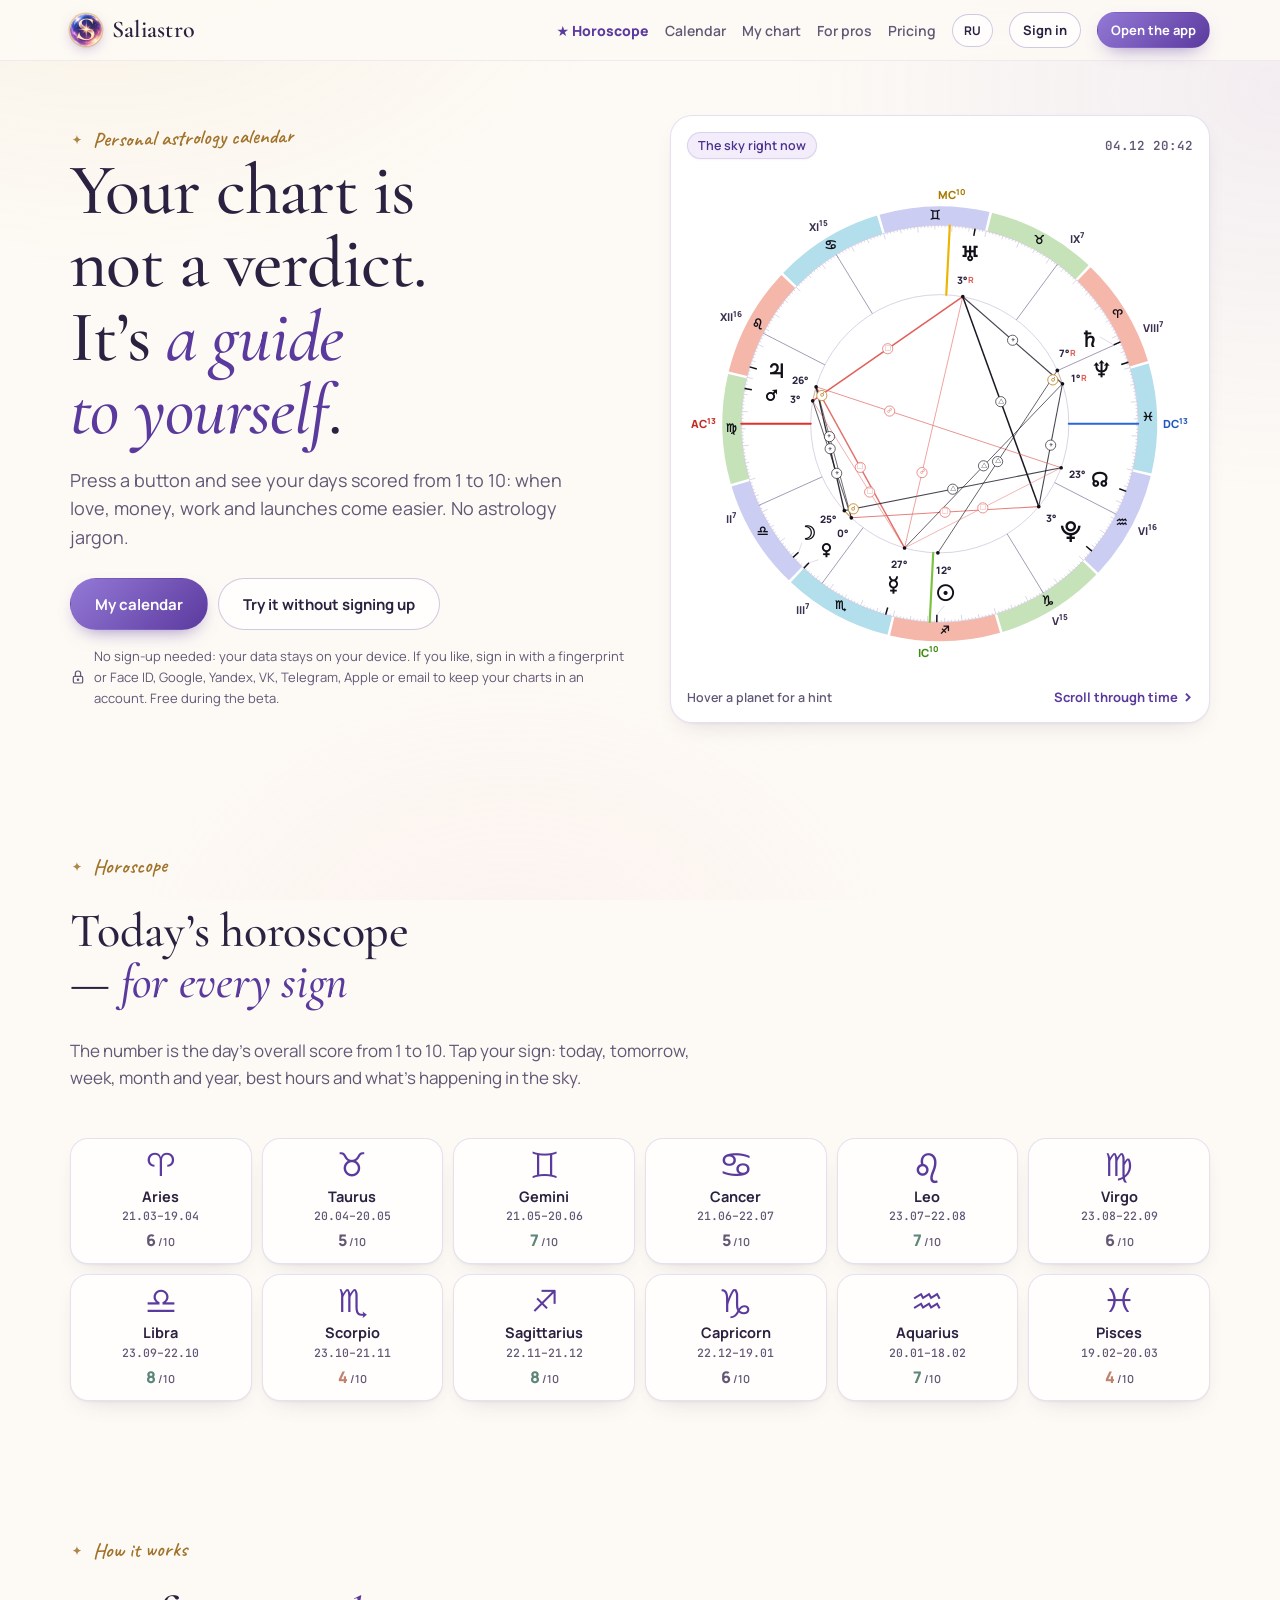
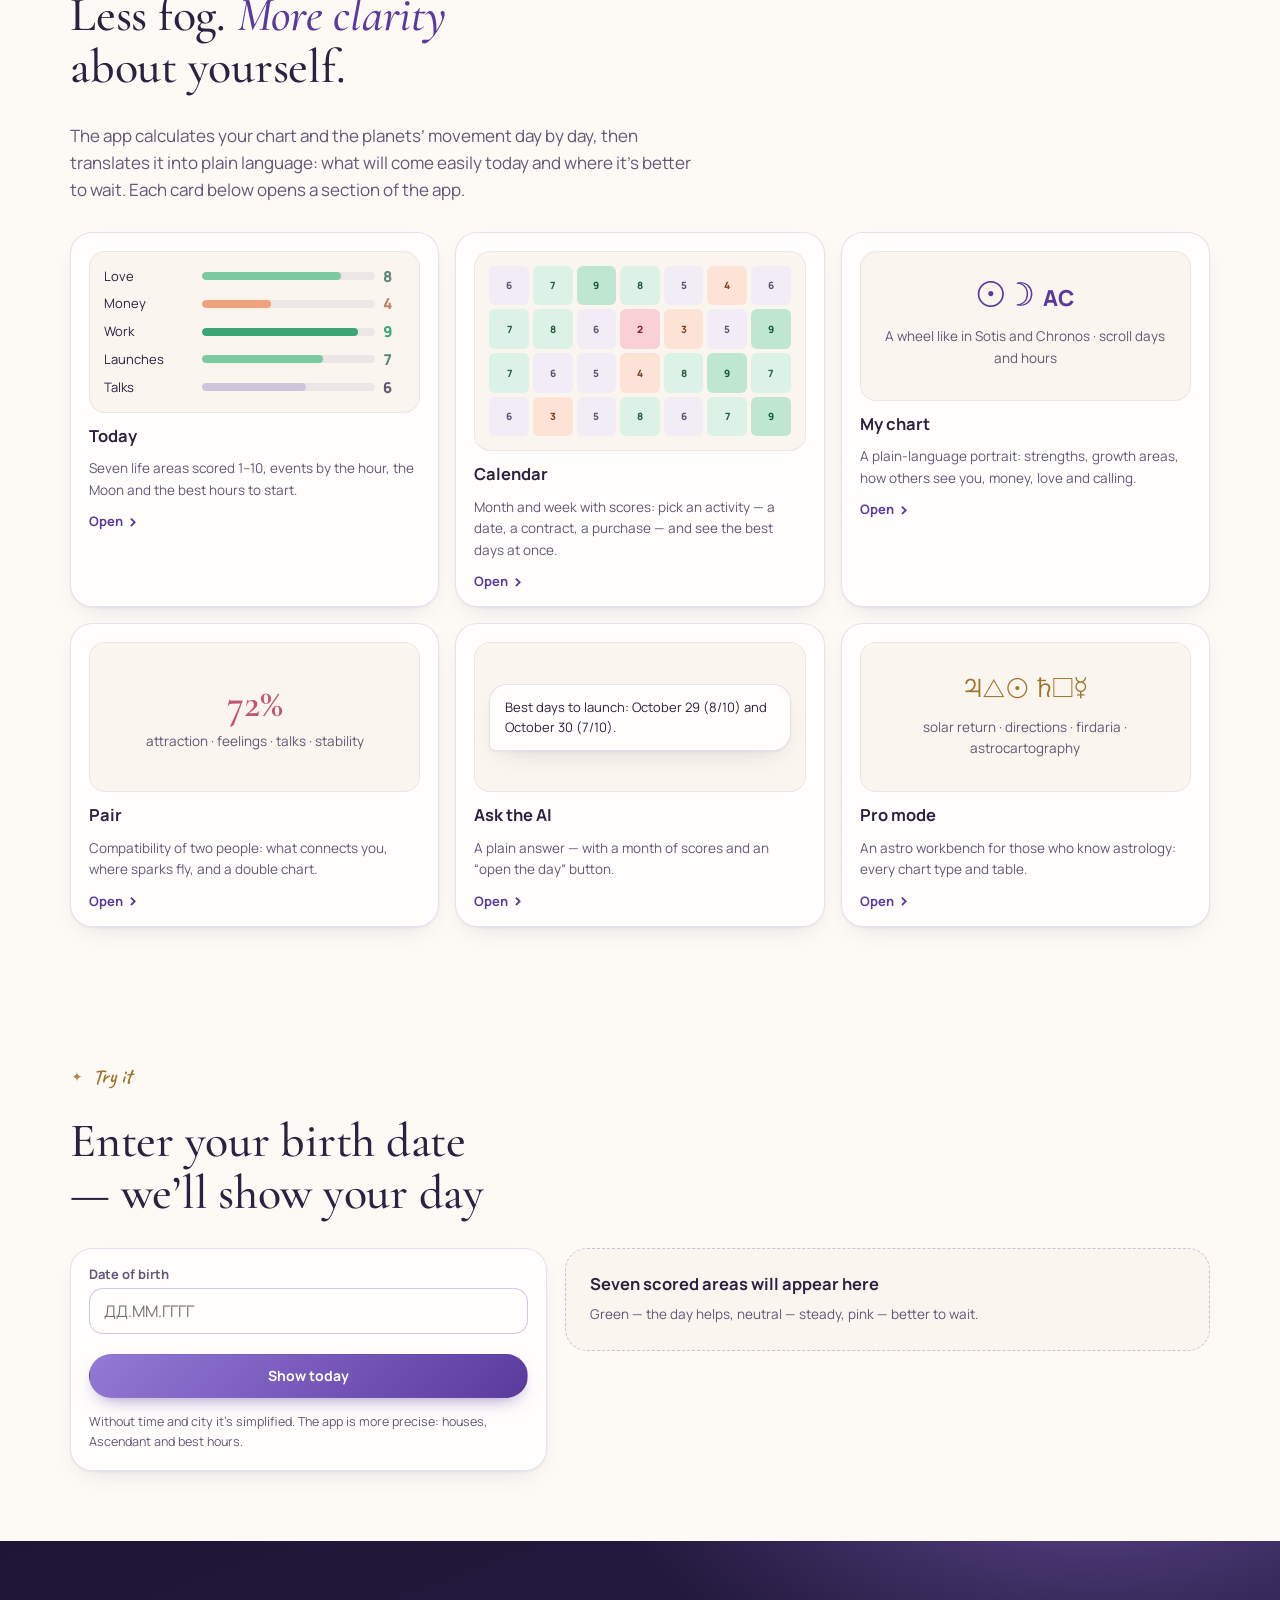
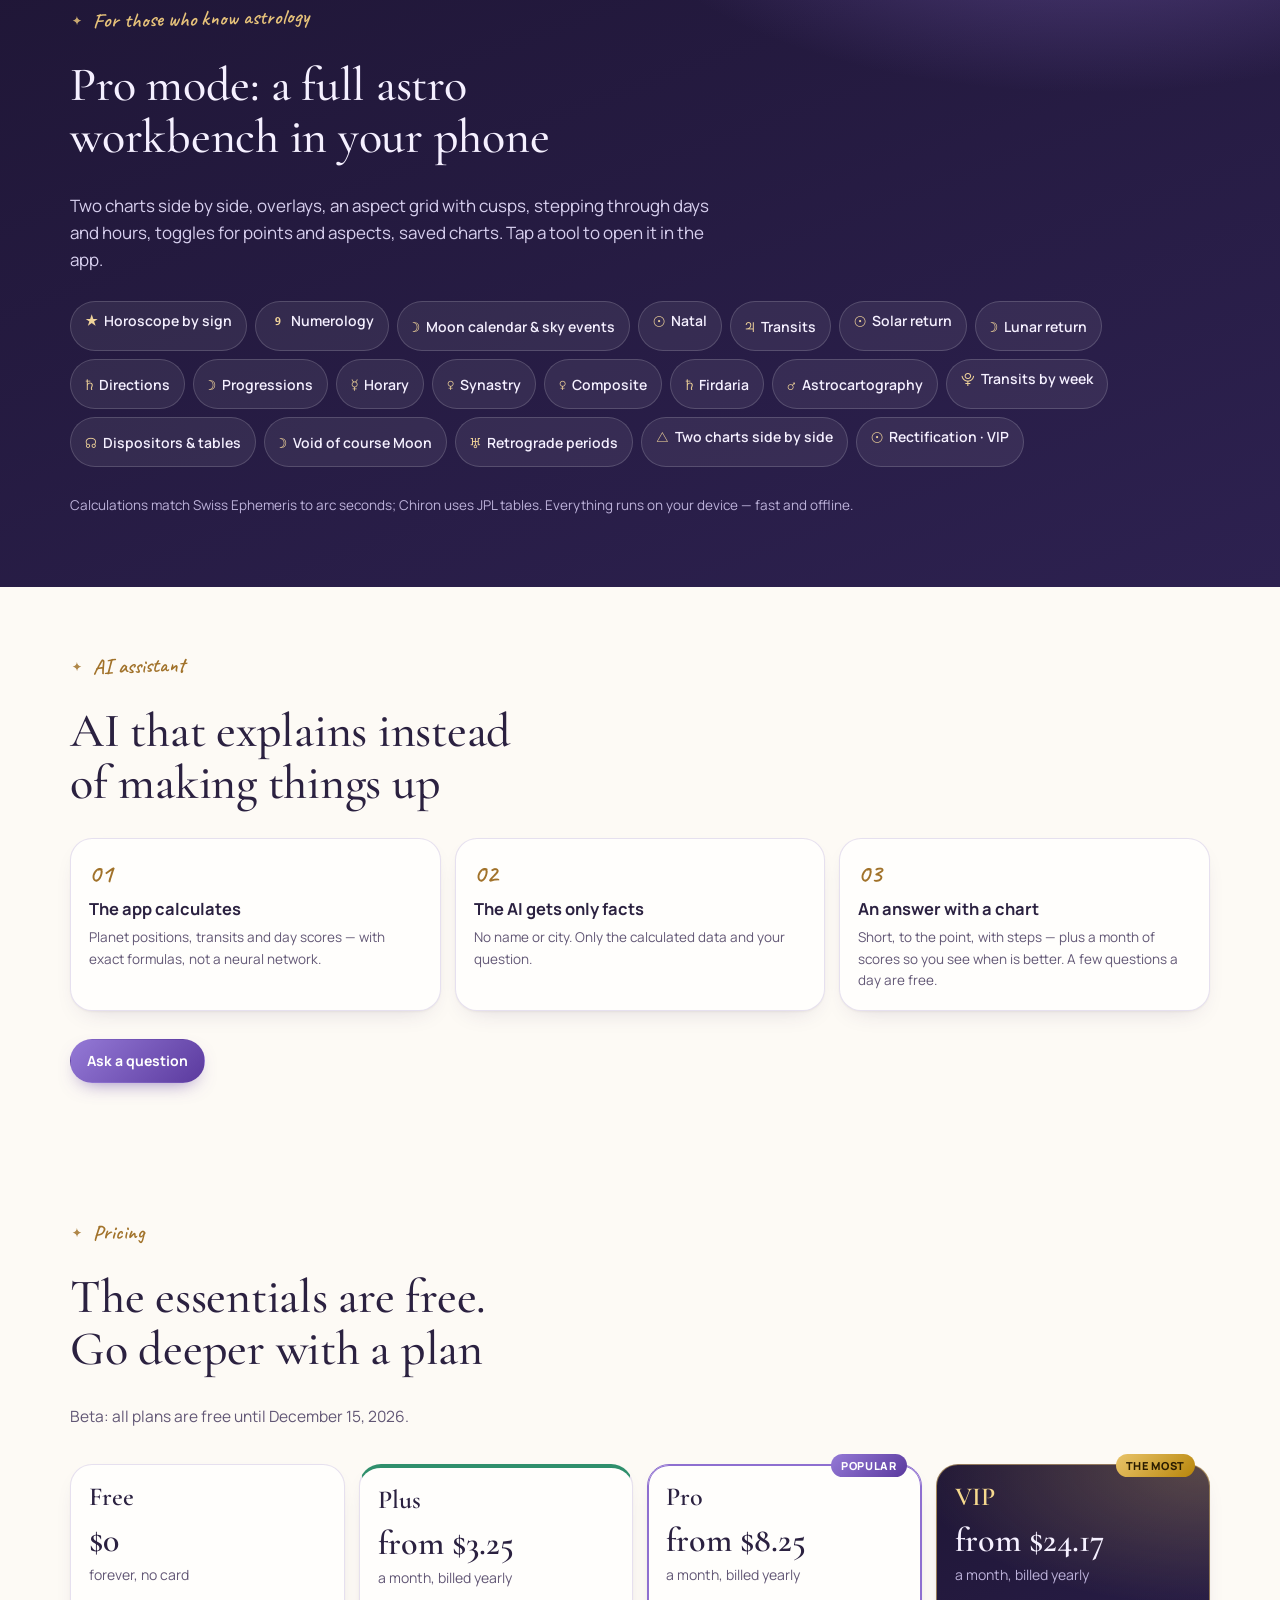
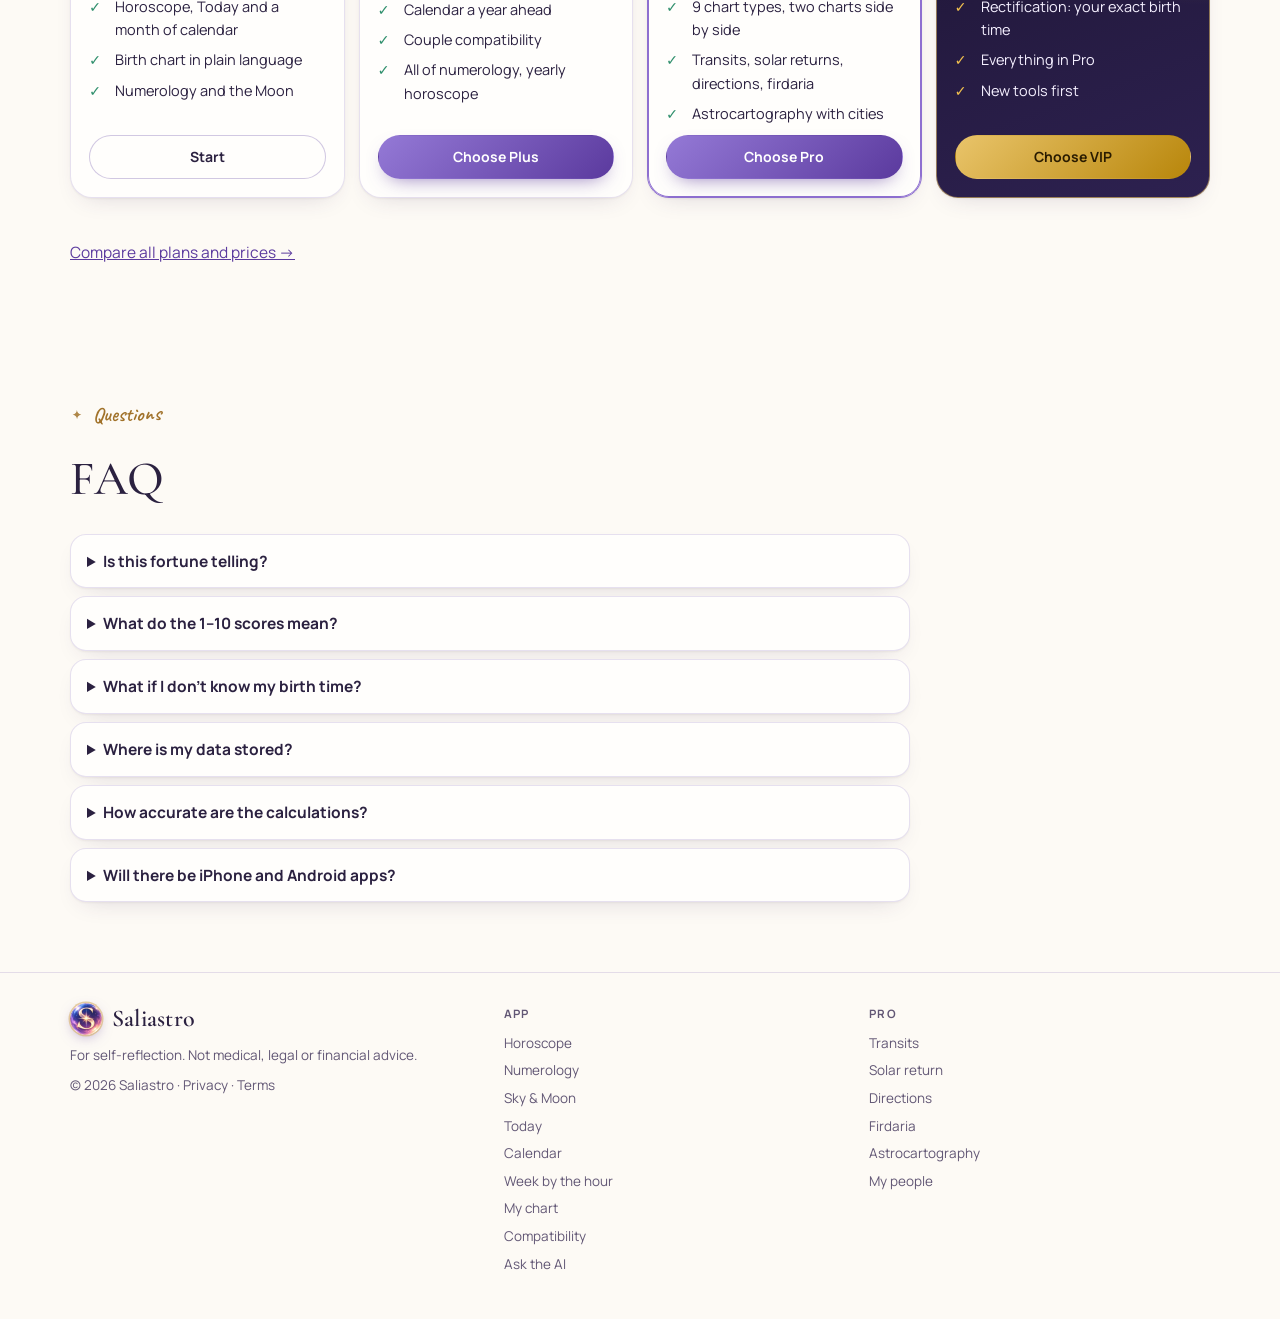
<file: index.html>
<!doctype html>
<html lang="ru">
<head>
<meta charset="utf-8">
<meta name="robots" content="noindex, nofollow">
<meta name="viewport" content="width=device-width,initial-scale=1,viewport-fit=cover">
<title>Saliastro — твоя карта как инструкция к себе</title>
<meta name="description" content="Личный астрологический календарь: баллы дня для любви, денег, работы и запусков. Натальная карта простым языком, совместимость, ИИ-помощник и профи-инструменты.">
<meta property="og:title" content="Saliastro — твоя карта как инструкция к себе">
<meta property="og:description" content="Нажми кнопку — и увидишь баллы своих дней: любовь, деньги, работа, запуски. Без астрологических терминов.">
<meta property="og:type" content="website">
<meta property="og:image" content="https://sneznyj.github.io/saliastro/assets/brand/og-1200x630.jpg">
<meta name="theme-color" content="#FDFAF5">
<link rel="manifest" href="manifest.webmanifest">
<link rel="icon" href="assets/icons/favicon.ico" sizes="any">
<link rel="icon" href="assets/icons/favicon-32.png" type="image/png" sizes="32x32">
<link rel="icon" href="assets/icons/favicon-48.png" type="image/png" sizes="48x48">
<link rel="apple-touch-icon" href="assets/icons/icon-180.png">
<link rel="preconnect" href="https://fonts.googleapis.com">
<link rel="preconnect" href="https://fonts.gstatic.com" crossorigin>
<link rel="stylesheet" href="https://fonts.googleapis.com/css2?family=Cormorant+Garamond:ital,wght@0,500;0,600;1,500;1,600&family=Manrope:wght@400;500;600;700;800&family=Caveat:wght@600&family=JetBrains+Mono:wght@400;500;600&display=swap">
<link rel="stylesheet" href="https://fonts.googleapis.com/css2?family=Noto+Sans+Symbols&family=Noto+Sans+Symbols+2&display=swap&text=%E2%98%89%E2%98%BD%E2%98%BF%E2%99%80%E2%99%82%E2%99%83%E2%99%84%E2%99%85%E2%99%86%E2%99%87%E2%AF%93%E2%98%8A%E2%98%8B%E2%9A%B7%E2%9A%B8%E2%8A%97%E2%99%88%E2%99%89%E2%99%8A%E2%99%8B%E2%99%8C%E2%99%8D%E2%99%8E%E2%99%8F%E2%99%90%E2%99%91%E2%99%92%E2%99%93%E2%98%8C%E2%9A%B9%E2%96%A1%E2%96%B3%E2%98%8D%EF%B8%8E">
<link rel="stylesheet" href="css/app.css">
<script>try{var s=JSON.parse(localStorage.getItem('saliastro:v1')||localStorage.getItem('natalogy:v1')||'{}').settings||{};if(s.theme==='dark'||s.theme==='light')document.documentElement.setAttribute('data-theme',s.theme)}catch(e){}</script>
<style>
/* Витрина: та же система, что в кабинете, — кремовый лист, лаванда, золото. Каждая карточка ведёт прямо в раздел кабинета. */
.lw{max-width:1180px;margin:0 auto;padding-inline:20px}
@media (max-width:540px){.lw{padding-inline:16px}}
.lnav{position:sticky;top:env(safe-area-inset-top,0px);z-index:20;background:color-mix(in srgb,var(--bg) 86%,transparent);backdrop-filter:blur(14px);-webkit-backdrop-filter:blur(14px);border-bottom:1px solid var(--line-soft)}
.lnav .lw{display:flex;align-items:center;gap:16px;padding-block:12px}
.lnav a.lk{color:var(--muted);text-decoration:none;font:600 14px var(--f-ui)}
.lnav a.lk:hover{color:var(--lav-strong)}
.lnav .sp{flex:1}
@media (max-width:860px){.lnav a.lk{display:none}.lnav a.lk.lk-hot{display:inline}}
.lnav a.lk-hot{color:var(--lav-strong);font-weight:800}
@media (max-width:560px){.lnav .login-lk{display:none}.lnav .langsw{display:none}}
.horo-band .signs{display:grid;grid-template-columns:repeat(6,minmax(0,1fr));gap:10px;margin-top:18px}
@media (max-width:900px){.horo-band .signs{grid-template-columns:repeat(4,minmax(0,1fr))}}
@media (max-width:520px){.horo-band .signs{grid-template-columns:repeat(3,minmax(0,1fr));gap:6px}}
.horo-band .sg{display:grid;justify-items:center;gap:4px;padding:14px 6px 12px;border-radius:18px;border:1px solid var(--line);background:var(--surface);text-decoration:none;color:var(--ink);box-shadow:var(--shadow);transition:transform .15s,border-color .15s}
.horo-band .sg:hover{transform:translateY(-3px);border-color:var(--lav)}
.horo-band .sg .g{font:400 32px/1 var(--f-glyph);color:var(--lav-strong)}
.horo-band .sg b{font:700 14.5px/1.1 var(--f-ui)}
.horo-band .sg small{font:500 11.5px var(--f-mono);color:var(--muted)}
.horo-band .sg .pt{display:inline-flex;align-items:baseline;gap:2px;font:800 16px var(--f-ui);margin-top:2px}
.horo-band .sg .pt small{font:600 11px var(--f-ui)}
.horo-band .sg.me{background:linear-gradient(150deg,#9479D6,#5B3A9E);color:#fff;border-color:transparent}
.horo-band .sg.me .g{color:#FFE2A8} .horo-band .sg.me small{color:rgba(255,255,255,.8)} .horo-band .sg.me .pt{color:#fff}
@media (max-width:420px){.lnav .brand{font-size:20px}.lnav .lw{gap:10px}}
.langsw{appearance:none;border:1px solid var(--line-strong);background:var(--surface);color:var(--ink);border-radius:999px;padding:7px 11px;font:700 12px var(--f-ui);cursor:pointer}
.hero .lw{display:grid;grid-template-columns:minmax(0,1.05fr) minmax(0,1fr);gap:34px;align-items:center;padding-block:54px 64px}
@media (max-width:900px){.hero .lw{grid-template-columns:1fr;padding-block:30px 40px}}
.hero h1{font:500 clamp(40px,6vw,72px)/1.02 var(--f-display);letter-spacing:-.015em;max-width:13ch}
.hero .sub{font-size:18px;line-height:1.6;color:var(--muted);max-width:48ch;margin-top:18px}
.hero .cta{display:flex;flex-wrap:wrap;gap:10px;margin-top:26px}
.hero .cta .btn{min-height:52px;padding-inline:24px;font-size:15px}
.hero .note{margin-top:16px;font-size:13px;color:var(--muted);display:flex;gap:8px;align-items:center}
.welcome{display:none;margin-top:18px;padding:12px 14px;border-radius:16px;background:var(--lav-soft);border:1px solid var(--line);font-size:14px;align-items:center;gap:10px;flex-wrap:wrap}
.welcome.on{display:flex}
.sky .wheel-card{padding:16px}
.sky-cap{display:flex;justify-content:space-between;gap:10px;align-items:center;flex-wrap:wrap;font:600 12.5px var(--f-ui);color:var(--muted)}
.sec{padding-block:70px;display:grid;gap:28px}
@media (max-width:540px){.sec{padding-block:46px}}
.sec h2{font:500 clamp(30px,4vw,48px)/1.08 var(--f-display);max-width:22ch}
.sec .lead{color:var(--muted);font-size:17px;max-width:64ch}
.feat{display:grid;grid-template-columns:repeat(3,minmax(0,1fr));gap:16px}
@media (max-width:980px){.feat{grid-template-columns:repeat(2,minmax(0,1fr))}}
@media (max-width:640px){.feat{grid-template-columns:1fr}}
.feat a.card{display:grid;gap:12px;align-content:start;text-decoration:none;color:var(--ink)}
.feat .vis{background:var(--surface-2);border:1px solid var(--line-soft);border-radius:16px;padding:14px;min-height:150px;display:grid;align-content:center}
.feat .foot-l{display:flex;justify-content:space-between;align-items:center;margin-top:2px}
.mini-sph{display:grid;gap:7px}
.mini-sph div{display:grid;grid-template-columns:90px minmax(0,1fr) 22px;gap:8px;align-items:center;font-size:13px}
.mini-cal{display:grid;grid-template-columns:repeat(7,1fr);gap:4px}
.mini-cal i{aspect-ratio:1;border-radius:6px;display:grid;place-items:center;font:800 10px var(--f-ui);font-style:normal}
.demo{display:grid;grid-template-columns:minmax(0,.85fr) minmax(0,1.15fr);gap:18px;align-items:start}
@media (max-width:900px){.demo{grid-template-columns:1fr}}
.demo-out .spheres{grid-template-columns:repeat(auto-fill,minmax(200px,1fr))}
.pro-band{background:radial-gradient(800px 360px at 85% -10%,rgba(142,111,208,.5),transparent 60%),linear-gradient(160deg,var(--night),var(--night-2));color:var(--night-ink)}
.pro-band .lead{color:#D7CFEE}
.pro-band h2{color:var(--night-ink)}
.pro-band .eyebrow{color:#E6C27A}
.tools{display:flex;flex-wrap:wrap;gap:8px}
.tools a{font:600 14px var(--f-ui);padding:9px 14px;border-radius:999px;background:rgba(255,255,255,.07);border:1px solid rgba(255,255,255,.16);color:var(--night-ink);text-decoration:none;transition:background .15s,border-color .15s}
.tools a:hover{background:rgba(255,255,255,.14);border-color:#B49AF0}
.tools a b{font-family:var(--f-glyph);font-weight:400;color:#F0D39A;margin-right:6px}
.ai-flow{display:grid;grid-template-columns:repeat(3,minmax(0,1fr));gap:14px}
@media (max-width:820px){.ai-flow{grid-template-columns:1fr}}
.ai-flow .card{display:grid;gap:8px;align-content:start}
.ai-flow .n{font:600 26px var(--f-hand);color:var(--gold)}
.plans{display:grid;grid-template-columns:repeat(4,minmax(0,1fr));gap:14px;padding-top:8px}
@media (max-width:1100px){.plans{grid-template-columns:repeat(2,minmax(0,1fr))}}
@media (max-width:640px){.plans{grid-template-columns:1fr}}
.plan{position:relative;display:flex;flex-direction:column;gap:10px}
.plan ul.yes{flex:1;align-content:start}
.plan .btn{justify-content:center}
.plan.plus{border-top:4px solid var(--mint)}
.plan.pro{border-color:var(--lav);box-shadow:inset 0 0 0 1px var(--lav),var(--shadow)}
.plan.vip{background:radial-gradient(420px 200px at 100% 0%,rgba(233,196,106,.28),transparent 70%),linear-gradient(160deg,#1F1636,#2D2150);color:#F5F0FF;border-color:rgba(233,196,106,.55)}
.plan.vip small,.plan.vip .muted{color:#BDB2DA}
.plan.vip ul.yes li::before{color:#F2C14E}
.plan .rib{position:absolute;top:-11px;right:14px;font:800 11px/1 var(--f-ui);letter-spacing:.06em;text-transform:uppercase;padding:6px 10px;border-radius:999px;background:linear-gradient(135deg,#9479D6,#5B3A9E);color:#fff}
.plan.vip .rib{background:linear-gradient(135deg,#E9C46A,#B8860B);color:#2A1C00}
.plan .pname{font:600 26px/1.1 var(--f-display)}
.plan.vip .pname{color:#F6D98E}
.btn.vipgo{background:linear-gradient(135deg,#E9C46A,#B8860B);border-color:transparent;color:#2A1C00}
.price-more{margin-top:14px}
.price{font:600 34px/1.1 var(--f-display)}
.price small{display:block;font:400 14px/1.4 var(--f-ui);color:var(--muted);margin-top:6px}
ul.yes{list-style:none;margin:0;padding:0;display:grid;gap:7px}
ul.yes li{display:grid;grid-template-columns:20px minmax(0,1fr);gap:6px;font-size:14.5px}
ul.yes li::before{content:"✓";color:var(--mint);font-weight:800}
.faq{display:grid;gap:8px;max-width:840px}
.faq details{background:var(--surface);border:1px solid var(--line);border-radius:16px;padding:14px 16px;box-shadow:var(--shadow)}
.faq summary{cursor:pointer;font-weight:700}
.faq p{margin-top:8px;color:var(--muted);font-size:14.5px}
.foot{border-top:1px solid var(--line);padding-block:30px 44px;font-size:13.5px;color:var(--muted)}
.foot .cols{display:grid;grid-template-columns:1.2fr repeat(2,minmax(0,1fr));gap:24px}
@media (max-width:720px){.foot .cols{grid-template-columns:1fr}}
.foot a{color:var(--muted);text-decoration:none}
.foot a:hover{color:var(--lav-strong)}
.foot ul{list-style:none;padding:0;margin:8px 0 0;display:grid;gap:6px}
</style>
</head>
<body>
<header class="lnav"><div class="lw">
  <a class="brand" href="./"><span class="brand-mark" aria-hidden="true"></span>Saliastro</a>
  <span class="sp"></span>
  <a class="lk lk-hot" href="app.html#horoscope" data-i="nav.horo">★ Гороскоп</a>
  <a class="lk" href="app.html#calendar" data-i="nav.cal">Календарь</a>
  <a class="lk" href="app.html#chart" data-i="nav.chart">Моя карта</a>
  <a class="lk" href="#pro" data-i="nav.pro">Для профи</a>
  <a class="lk" href="#price" data-i="nav.price">Цены</a>
  <button class="langsw" type="button" id="langsw">EN</button>
  <a class="btn sm login-lk" href="app.html#login" id="loginLk" data-i="cta.login">Войти</a>
  <a class="btn primary sm" href="app.html#today" id="openLk" data-i="cta.open">Открыть кабинет</a>
</div></header>

<section class="hero">
  <div class="lw">
    <div>
      <span class="eyebrow" data-i="hero.eyebrow">Личный астрологический календарь</span>
      <h1 data-i="hero.h1" data-html>Твоя карта — не приговор. Это <em>инструкция к себе</em>.</h1>
      <p class="sub" data-i="hero.sub">Нажми кнопку — и увидишь баллы своих дней от 1 до 10: когда легче с любовью, деньгами, работой и запусками. Без астрологических терминов.</p>
      <div class="cta"><a class="btn primary" href="app.html#calendar" data-i="cta.cal">Мой календарь</a><a class="btn" href="#demo" data-i="cta.demo">Попробовать без регистрации</a></div>
      <div class="welcome" id="welcome"><span class="av" id="wAv">?</span><span id="wTxt"></span><span class="spacer"></span><a class="btn sm primary" href="app.html#today" data-i="w.today">Мой день</a><a class="btn sm" href="app.html#calendar" data-i="w.cal">Календарь</a></div>
      <p class="note"><svg class="ico sm" viewBox="0 0 24 24" aria-hidden="true"><path d="M5 13a2 2 0 0 1 2 -2h10a2 2 0 0 1 2 2v6a2 2 0 0 1 -2 2h-10a2 2 0 0 1 -2 -2v-6z"/><path d="M11 16a1 1 0 1 0 2 0a1 1 0 0 0 -2 0"/><path d="M8 11v-4a4 4 0 1 1 8 0v4"/></svg><span data-i="hero.note">Без регистрации: данные остаются на устройстве. Захочешь — войди по отпечатку или Face ID, через Google, Яндекс, VK, Telegram, Apple или почту, и карточки сохранятся в аккаунте. Бесплатно в бета-версии.</span></p>
    </div>
    <div class="sky"><div class="wheel-card"><div class="sky-cap"><span class="tag acc" data-i="sky.now">Небо прямо сейчас</span><span id="skyTime" class="mono"></span></div><div class="wheel-box" id="skyWheel"></div>
      <div class="sky-cap"><span class="hint-click" data-i="sky.hint">Наведи на планету — подсказка</span><a class="more" href="app.html#chart?mode=sky" data-i="sky.open">Листать время</a></div></div></div>
  </div>
</section>

<main>
  <section class="sec lw horo-band" id="horoscope">
    <span class="eyebrow" data-i="horo.eyebrow">Гороскоп</span>
    <h2 data-i="horo.h2" data-html>Гороскоп на сегодня — <em>для каждого знака</em></h2>
    <p class="lead" data-i="horo.lead">Цифра — общий балл дня от 1 до 10. Нажми на свой знак: день, завтра, неделя, месяц и год, лучшие часы и что происходит на небе.</p>
    <div class="signs" id="horoSigns"></div>
  </section>

  <section class="sec lw" id="how">
    <span class="eyebrow" data-i="how.eyebrow">Как это работает</span>
    <h2 data-i="how.h2" data-html>Меньше тумана. <em>Больше ясности</em> о себе.</h2>
    <p class="lead" data-i="how.lead">Приложение само считает твою карту и движение планет по дням, а потом переводит это на человеческий язык: что сегодня получится легко, а где лучше подождать. Каждая карточка ниже открывает раздел кабинета.</p>
    <div class="feat">
      <a class="card tap" href="app.html#today"><div class="vis"><div class="mini-sph" id="miniSph"></div></div><h3 data-i="f1.t">Сегодня</h3><p class="muted small" data-i="f1.p">Семь сфер дня с баллами от 1 до 10, события по часам, Луна и лучшие часы для старта.</p><span class="foot-l"><span class="more" data-i="open">Открыть</span></span></a>
      <a class="card tap" href="app.html#calendar"><div class="vis"><div class="mini-cal" id="miniCal"></div></div><h3 data-i="f2.t">Календарь</h3><p class="muted small" data-i="f2.p">Месяц и неделя с баллами: выбери дело — свидание, договор, покупку — и сразу видно лучшие дни.</p><span class="foot-l"><span class="more" data-i="open">Открыть</span></span></a>
      <a class="card tap" href="app.html#chart"><div class="vis" style="text-align:center"><div style="font:400 34px/1 var(--f-glyph);color:var(--lav-strong)">☉︎ ☽︎ <span style="font:800 22px var(--f-ui)">AC</span></div><p class="small muted" style="margin-top:10px" data-i="f3.v">Колесо как в Sotis и Chronos · листай дни и часы</p></div><h3 data-i="f3.t">Моя карта</h3><p class="muted small" data-i="f3.p">Портрет простым языком: сильные стороны, зоны роста, как тебя видят, деньги, любовь и призвание.</p><span class="foot-l"><span class="more" data-i="open">Открыть</span></span></a>
      <a class="card tap" href="app.html#pair"><div class="vis" style="text-align:center"><div style="font:600 40px/1 var(--f-display);color:var(--rose)">72%</div><p class="small muted" style="margin-top:8px" data-i="f4.v">притяжение · чувства · общение · надёжность</p></div><h3 data-i="f4.t">Пара</h3><p class="muted small" data-i="f4.p">Совместимость двух людей: что соединяет, где будет искрить и двойная карта.</p><span class="foot-l"><span class="more" data-i="open">Открыть</span></span></a>
      <a class="card tap" href="app.html#ask"><div class="vis"><div class="msg ai" style="max-width:100%;font-size:13px" data-i="f5.v">Лучшие дни для запуска: 29 октября (8/10) и 30 октября (7/10).</div></div><h3 data-i="f5.t">Спросить ИИ</h3><p class="muted small" data-i="f5.p">Ответ простыми словами — с графиком баллов на месяц и кнопкой «открыть день».</p><span class="foot-l"><span class="more" data-i="open">Открыть</span></span></a>
      <a class="card tap" href="app.html#pro"><div class="vis" style="text-align:center"><div style="font:400 26px/1.3 var(--f-glyph);color:var(--gold)">♃︎△︎☉︎ ♄︎□︎☿︎</div><p class="small muted" style="margin-top:8px" data-i="f6.v">соляр · дирекции · фирдарии · астрокарта</p></div><h3 data-i="f6.t">Профи-режим</h3><p class="muted small" data-i="f6.p">Астропроцессор для тех, кто знает астрологию: все типы карт и таблицы.</p><span class="foot-l"><span class="more" data-i="open">Открыть</span></span></a>
    </div>
  </section>

  <section class="sec lw" id="demo">
    <span class="eyebrow" data-i="demo.eyebrow">Попробуй</span>
    <h2 data-i="demo.h2">Введи дату рождения — покажем твой день</h2>
    <div class="demo">
      <form class="card form" id="demoForm" novalidate>
        <div class="field"><label for="dd" data-i="demo.date">Дата рождения</label><input class="input" id="dd" inputmode="numeric" placeholder="ДД.ММ.ГГГГ" autocomplete="bday"><span class="hint" id="ddh"></span></div>
        <button class="btn primary" type="submit" data-i="demo.go">Показать сегодняшний день</button>
        <p class="hint" data-i="demo.note">Без времени и города — упрощённо. В кабинете точнее: с домами, Асцендентом и лучшими часами.</p>
      </form>
      <div class="demo-out" id="demoOut"><div class="empty"><h3 data-i="demo.emptyT">Здесь появятся семь сфер с баллами</h3><p class="muted small" data-i="demo.emptyP">Зелёный — день помогает, нейтральный — ровно, розовый — лучше подождать.</p></div></div>
    </div>
  </section>

  <section class="pro-band" id="pro"><div class="sec lw">
    <span class="eyebrow" data-i="pro.eyebrow">Для тех, кто знает астрологию</span>
    <h2 data-i="pro.h2">Профи-режим: весь астропроцессор в телефоне</h2>
    <p class="lead" data-i="pro.lead">Две карты рядом, наложения, таблица аспектов с куспидами, перемотка дней и часов, включение и выключение точек и аспектов, сохранённые карты. Нажми на инструмент — он откроется в кабинете.</p>
    <div class="tools" id="tools"></div>
    <p class="small" style="color:var(--night-muted)" data-i="pro.acc">Расчёты сверены со Swiss Ephemeris до угловых секунд, Хирон — по таблицам JPL. Всё считается на устройстве, поэтому быстро и без интернета.</p>
  </div></section>

  <section class="sec lw">
    <span class="eyebrow" data-i="ai.eyebrow">ИИ-помощник</span>
    <h2 data-i="ai.h2">ИИ, который объясняет, а не придумывает</h2>
    <div class="ai-flow">
      <div class="card"><span class="n">01</span><h3 data-i="ai.1t">Приложение считает</h3><p class="muted small" data-i="ai.1p">Положения планет, транзиты, баллы дней — точными формулами, а не нейросетью.</p></div>
      <div class="card"><span class="n">02</span><h3 data-i="ai.2t">ИИ получает только факты</h3><p class="muted small" data-i="ai.2p">Без имени и города. Только рассчитанные данные и твой вопрос.</p></div>
      <div class="card"><span class="n">03</span><h3 data-i="ai.3t">Ответ с графиком</h3><p class="muted small" data-i="ai.3p">Коротко, по делу и с шагами, плюс баллы на месяц: видно, когда лучше. Несколько вопросов в день — бесплатно.</p></div>
    </div>
    <div><a class="btn primary" href="app.html#ask" data-i="ai.go">Задать вопрос</a></div>
  </section>

  <section class="sec lw" id="price">
    <span class="eyebrow" data-i="price.eyebrow">Цены</span>
    <h2 data-i="price.h2">Бесплатно — главное. Глубже — по подписке</h2>
    <p class="muted" data-i="price.beta" id="priceBeta">Сейчас бета: до 15.12.2026 все тарифы открыты бесплатно.</p>
    <div class="plans">
      <div class="card plan"><span class="pname" data-i="plan.free">Бесплатно</span><div class="price" data-pp="free">0<small data-i="plan.freeS">навсегда, без карты</small></div><ul class="yes"><li data-i="pf.1">Гороскоп, «Сегодня» и календарь на месяц</li><li data-i="pf.2">Натальная карта простым языком</li><li data-i="pf.3">Нумерология и Луна</li></ul><a class="btn" href="app.html#today" data-i="plan.go">Начать</a></div>
      <div class="card plan plus"><span class="pname" data-i="plan.plus">Плюс</span><div class="price" data-pp="plus">—<small data-i="plan.perM">в месяц при оплате за год</small></div><ul class="yes"><li data-i="px.1">Календарь на год вперёд</li><li data-i="px.2">Совместимость пары</li><li data-i="px.3">Вся нумерология, гороскоп на год</li></ul><a class="btn primary" href="app.html#plans?want=plus" data-i="plan.goPlus">Выбрать «Плюс»</a></div>
      <div class="card plan pro"><span class="rib" data-i="plan.pop">Популярный</span><span class="pname" data-i="plan.pro">Профи</span><div class="price" data-pp="pro">—<small data-i="plan.perM">в месяц при оплате за год</small></div><ul class="yes"><li data-i="pp.1">9 типов карт, две карты рядом</li><li data-i="pp.2">Транзиты, соляр, дирекции, фирдарии</li><li data-i="pp.3">Астрокартография с городами</li></ul><a class="btn primary" href="app.html#plans?want=pro" data-i="plan.goPro">Выбрать «Профи»</a></div>
      <div class="card plan vip"><span class="rib" data-i="plan.top">Максимум</span><span class="pname">VIP</span><div class="price" data-pp="vip">—<small data-i="plan.perM">в месяц при оплате за год</small></div><ul class="yes"><li data-i="pv.1">Ректификация: точное время рождения</li><li data-i="pv.2">Всё из «Профи»</li><li data-i="pv.3">Новые инструменты — первыми</li></ul><a class="btn vipgo" href="app.html#plans?want=vip" data-i="plan.goVip">Выбрать VIP</a></div>
    </div>
    <p class="price-more"><a href="app.html#plans" data-i="price.all">Сравнить все тарифы и цены →</a></p>
  </section>

  <section class="sec lw">
    <span class="eyebrow" data-i="faq.eyebrow">Вопросы</span>
    <h2 data-i="faq.h2">Частые вопросы</h2>
    <div class="faq">
      <details><summary data-i="q1">Это гадание?</summary><p data-i="a1">Нет. Это инструмент самопознания и планирования: астрология как язык циклов. Мы не предсказываем судьбу, болезни или события — показываем, какие дни лучше подходят для разных дел.</p></details>
      <details><summary data-i="q6">Что значат баллы от 1 до 10?</summary><p data-i="a6">Это сумма влияний дня на сферу: транзиты к твоей карте, Луна, ретроградные планеты и затмения. 9–10 — отлично, 7–8 — хорошо, 5–6 — ровно, 3–4 — осторожно, 1–2 — сложно. Наведи на день в календаре — увидишь, из чего сложились баллы.</p></details>
      <details><summary data-i="q2">Что если я не знаю время рождения?</summary><p data-i="a2">Можно без него: календарь и большая часть карты будут работать. Не посчитаются дома, Асцендент и часть подсказок. А в «Моей карте» можно перебрать время стрелками и посмотреть, как меняется карта.</p></details>
      <details><summary data-i="q3">Где хранятся мои данные?</summary><p data-i="a3">Без входа — только на твоём устройстве. Если войдёшь в аккаунт, карточки копируются на сервер в зашифрованном виде и появляются на других устройствах. На сервер уходит лишь вопрос к ИИ — с рассчитанными положениями планет, без имени и города, и только после твоего согласия.</p></details>
      <details><summary data-i="q4">Насколько точные расчёты?</summary><p data-i="a4">Позиции планет совпадают со Swiss Ephemeris — стандартом профессиональных программ — до угловых секунд. Дома — Плацидус (можно сменить на Кох, Порфирий, равнодомную и по знакам).</p></details>
      <details><summary data-i="q5">Будет ли приложение для iPhone и Android?</summary><p data-i="a5">Да. Уже сейчас сайт можно установить на телефон как приложение: «Поделиться» → «На экран Домой».</p></details>
    </div>
  </section>
</main>
<footer class="foot"><div class="lw cols">
  <div><a class="brand" href="./" style="color:var(--ink)"><span class="brand-mark" aria-hidden="true"></span>Saliastro</a><p style="margin-top:10px" data-i="foot.note">Для самопознания. Не медицинский, юридический или финансовый совет.</p><p style="margin-top:8px">© 2026 Saliastro · <a href="privacy.html" data-i="privacy">Конфиденциальность</a> · <a href="terms.html" data-i="terms">Условия</a></p></div>
  <div><span class="label" data-i="foot.lk">Кабинет</span><ul><li><a href="app.html#horoscope" data-i="l.horo">Гороскоп</a></li><li><a href="app.html#numerology" data-i="l.num">Нумерология</a></li><li><a href="app.html#sky" data-i="l.sky">Небо и Луна</a></li><li><a href="app.html#today" data-i="l.today">Сегодня</a></li><li><a href="app.html#calendar" data-i="l.cal">Календарь</a></li><li><a href="app.html#calendar?v=week" data-i="l.week">Неделя по часам</a></li><li><a href="app.html#chart" data-i="l.chart">Моя карта</a></li><li><a href="app.html#pair" data-i="l.pair">Совместимость</a></li><li><a href="app.html#ask" data-i="l.ask">Спросить ИИ</a></li></ul></div>
  <div><span class="label" data-i="foot.pro">Профи</span><ul><li><a href="app.html#pro?type=transit" data-i="l.tr">Транзиты</a></li><li><a href="app.html#pro?type=solar" data-i="l.sol">Соляр</a></li><li><a href="app.html#pro?type=directions" data-i="l.dir">Дирекции</a></li><li><a href="app.html#pro?tab=firdaria" data-i="l.fird">Фирдарии</a></li><li><a href="app.html#pro?tab=acg" data-i="l.acg">Астрокартография</a></li><li><a href="app.html#people" data-i="l.people">Мои люди</a></li></ul></div>
</div></footer>

<script src="js/vendor/astronomy.browser.min.js"></script>
<script src="js/engine/chiron-data.js"></script>
<script src="js/engine/astro.js"></script>
<script src="js/engine/pro.js"></script>
<script src="js/config.js"></script>
<script src="js/icons.js"></script>
<script src="js/store.js"></script>
<script src="js/texts-ru.js"></script>
<script src="js/texts-en.js"></script>
<script src="js/i18n-en.js"></script>
<script src="js/wheel.js"></script>
<script src="js/score.js"></script>
<script src="js/horoscope.js"></script>
<script src="js/geo.js"></script>
<script src="js/ui.js"></script>
<script>
(function () {
  'use strict';
  const UI = window.NUI, AC = window.AstroCore, NS = window.NScore;
  const EN = {
    'nav.horo': '★ Horoscope', 'cta.login': 'Sign in', 'horo.eyebrow': 'Horoscope', 'horo.h2': 'Today’s horoscope — <em>for every sign</em>', 'horo.lead': 'The number is the day’s overall score from 1 to 10. Tap your sign: today, tomorrow, week, month and year, best hours and what’s happening in the sky.', 'l.horo': 'Horoscope', 'l.num': 'Numerology', 'l.sky': 'Sky & Moon',
    'nav.cal': 'Calendar', 'nav.chart': 'My chart', 'nav.pro': 'For pros', 'nav.price': 'Pricing', 'cta.open': 'Open the app', 'hero.eyebrow': 'Personal astrology calendar', 'hero.h1': 'Your chart is not a verdict. It’s <em>a guide to yourself</em>.',
    'hero.sub': 'Press a button and see your days scored from 1 to 10: when love, money, work and launches come easier. No astrology jargon.', 'cta.cal': 'My calendar', 'cta.demo': 'Try it without signing up', 'hero.note': 'No sign-up needed: your data stays on your device. If you like, sign in with a fingerprint or Face ID, Google, Yandex, VK, Telegram, Apple or email to keep your charts in an account. Free during the beta.', 'sky.now': 'The sky right now', 'sky.hint': 'Hover a planet for a hint', 'sky.open': 'Scroll through time',
    'w.today': 'My day', 'w.cal': 'Calendar', open: 'Open',
    'how.eyebrow': 'How it works', 'how.h2': 'Less fog. <em>More clarity</em> about yourself.', 'how.lead': 'The app calculates your chart and the planets’ movement day by day, then translates it into plain language: what will come easily today and where it’s better to wait. Each card below opens a section of the app.',
    'f1.t': 'Today', 'f1.p': 'Seven life areas scored 1–10, events by the hour, the Moon and the best hours to start.', 'f2.t': 'Calendar', 'f2.p': 'Month and week with scores: pick an activity — a date, a contract, a purchase — and see the best days at once.',
    'f3.v': 'A wheel like in Sotis and Chronos · scroll days and hours', 'f3.t': 'My chart', 'f3.p': 'A plain-language portrait: strengths, growth areas, how others see you, money, love and calling.',
    'f4.v': 'attraction · feelings · talks · stability', 'f4.t': 'Pair', 'f4.p': 'Compatibility of two people: what connects you, where sparks fly, and a double chart.',
    'f5.v': 'Best days to launch: October 29 (8/10) and October 30 (7/10).', 'f5.t': 'Ask the AI', 'f5.p': 'A plain answer — with a month of scores and an “open the day” button.',
    'f6.v': 'solar return · directions · firdaria · astrocartography', 'f6.t': 'Pro mode', 'f6.p': 'An astro workbench for those who know astrology: every chart type and table.',
    'demo.eyebrow': 'Try it', 'demo.h2': 'Enter your birth date — we’ll show your day', 'demo.date': 'Date of birth', 'demo.go': 'Show today', 'demo.note': 'Without time and city it’s simplified. The app is more precise: houses, Ascendant and best hours.',
    'demo.emptyT': 'Seven scored areas will appear here', 'demo.emptyP': 'Green — the day helps, neutral — steady, pink — better to wait.',
    'pro.eyebrow': 'For those who know astrology', 'pro.h2': 'Pro mode: a full astro workbench in your phone', 'pro.lead': 'Two charts side by side, overlays, an aspect grid with cusps, stepping through days and hours, toggles for points and aspects, saved charts. Tap a tool to open it in the app.',
    'pro.acc': 'Calculations match Swiss Ephemeris to arc seconds; Chiron uses JPL tables. Everything runs on your device — fast and offline.',
    'ai.eyebrow': 'AI assistant', 'ai.h2': 'AI that explains instead of making things up', 'ai.1t': 'The app calculates', 'ai.1p': 'Planet positions, transits and day scores — with exact formulas, not a neural network.', 'ai.2t': 'The AI gets only facts', 'ai.2p': 'No name or city. Only the calculated data and your question.', 'ai.3t': 'An answer with a chart', 'ai.3p': 'Short, to the point, with steps — plus a month of scores so you see when is better. A few questions a day are free.', 'ai.go': 'Ask a question',
    'price.eyebrow': 'Pricing', 'price.h2': 'The essentials are free. Go deeper with a plan', 'price.beta': 'Beta: all plans are free until December 15, 2026.', 'plan.free': 'Free', 'plan.freeS': 'forever, no card', 'pf.1': 'Horoscope, Today and a month of calendar', 'pf.2': 'Birth chart in plain language', 'pf.3': 'Numerology and the Moon', 'plan.go': 'Start',
    'plan.plus': 'Plus', 'plan.perM': 'a month, billed yearly', 'px.1': 'Calendar a year ahead', 'px.2': 'Couple compatibility', 'px.3': 'All of numerology, yearly horoscope', 'plan.goPlus': 'Choose Plus', 'plan.pop': 'Popular', 'plan.top': 'The most',
    'pv.1': 'Rectification: your exact birth time', 'pv.2': 'Everything in Pro', 'pv.3': 'New tools first', 'plan.goVip': 'Choose VIP', 'price.all': 'Compare all plans and prices →',
    'plan.pro': 'Pro', 'pp.1': '9 chart types, two charts side by side', 'pp.2': 'Transits, solar returns, directions, firdaria', 'pp.3': 'Astrocartography with cities', 'plan.goPro': 'Choose Pro',
    'faq.eyebrow': 'Questions', 'faq.h2': 'FAQ', q1: 'Is this fortune telling?', a1: 'No. It’s a tool for self-reflection and planning: astrology as a language of cycles. We don’t predict fate, illness or events — we show which days suit different things better.',
    q6: 'What do the 1–10 scores mean?', a6: 'They add up the day’s influences on an area: transits to your chart, the Moon, retrograde planets and eclipses. 9–10 great, 7–8 good, 5–6 steady, 3–4 careful, 1–2 hard. Hover a day in the calendar to see what made the score.',
    q2: 'What if I don’t know my birth time?', a2: 'That’s fine: the calendar and most of the chart still work. Houses, the Ascendant and some tips won’t be calculated. In “My chart” you can step through times and watch the chart change.', q3: 'Where is my data stored?', a3: 'Without signing in — only on your device. If you sign in, your charts are copied to the server encrypted and appear on your other devices. Only a question to the AI goes to the server — with calculated planet positions, without your name or city, and only after you agree.',
    q4: 'How accurate are the calculations?', a4: 'Planet positions match Swiss Ephemeris — the standard of professional software — to arc seconds. Houses: Placidus (switchable to Koch, Porphyry, Equal and Whole sign).', q5: 'Will there be iPhone and Android apps?', a5: 'Yes. You can already install the site on your phone as an app: Share → Add to Home Screen.',
    privacy: 'Privacy', terms: 'Terms', 'foot.note': 'For self-reflection. Not medical, legal or financial advice.', 'foot.lk': 'App', 'foot.pro': 'Pro',
    'l.today': 'Today', 'l.cal': 'Calendar', 'l.week': 'Week by the hour', 'l.chart': 'My chart', 'l.pair': 'Compatibility', 'l.ask': 'Ask the AI', 'l.tr': 'Transits', 'l.sol': 'Solar return', 'l.dir': 'Directions', 'l.fird': 'Firdaria', 'l.acg': 'Astrocartography', 'l.people': 'My people',
  };
  const lang = UI.lang();
  document.documentElement.lang = lang;
  if (lang === 'en') { document.querySelectorAll('[data-i]').forEach((el) => { const v = EN[el.dataset.i]; if (v == null) return; if (el.hasAttribute('data-html')) el.innerHTML = v; else el.textContent = v; }); document.title = 'Saliastro — your chart as a guide to yourself'; }
  // цены тарифов — из NCONFIG.plans (те же, что на странице тарифов в приложении)
  (function prices() {
    const P = (window.NCONFIG && window.NCONFIG.plans) || {}, cur = lang === 'en' ? 'USD' : 'RUB', pr = (P.prices || {})[cur] || {};
    const fmt = (v) => (cur === 'RUB' ? String(Math.round(v)).replace(/\B(?=(\d{3})+(?!\d))/g, '\u00a0') + '\u00a0₽' : '$' + (Math.round(v * 100) / 100));
    document.querySelectorAll('[data-pp]').forEach((el) => {
      const k = el.dataset.pp, small = el.querySelector('small');
      const v = k === 'free' ? 0 : pr[k] ? (cur === 'RUB' ? Math.round(pr[k][1] / 12) : pr[k][1] / 12) : null;
      if (v == null) return;
      el.textContent = (k === 'free' ? '' : (lang === 'en' ? 'from ' : 'от ')) + fmt(v);
      if (small) el.appendChild(small);
    });
    const b = document.getElementById('priceBeta');
    if (b && (P.enforce || !P.betaUntil)) b.remove();
  })();
  const sw = document.getElementById('langsw'); sw.textContent = lang === 'en' ? 'RU' : 'EN';
  sw.addEventListener('click', () => { window.NStore.set('lang', lang === 'en' ? 'ru' : 'en'); location.reload(); });
  // уже есть карта — приветствие и ссылки сразу в кабинет
  const me = window.NStore.active();
  if (me) {
    const w = document.getElementById('welcome'); w.classList.add('on');
    document.getElementById('wAv').textContent = UI.initials(me.name);
    document.getElementById('wTxt').textContent = lang === 'en' ? `Welcome back, ${me.name}! Your day is ready.` : `С возвращением, ${me.name}! Твой день уже посчитан.`;
  }
  // небо сейчас
  const tz = window.NGeo.browserTz();
  function drawSky() {
    const now = new Date(), h = window.NGeo.guessHere();
    const c = AC.chart({ date: now, lat: h.lat || 41.7, lon: h.lon || 44.8, zone: tz, timeKnown: true });
    const pts = c.points.filter((p) => ['sun', 'moon', 'mercury', 'venus', 'mars', 'jupiter', 'saturn', 'uranus', 'neptune', 'pluto', 'node'].includes(p.id));
    const asp = c.aspects.filter((a) => ['conj', 'sextile', 'square', 'trine', 'opp'].includes(a.type) && pts.some((p) => p.id === a.a) && pts.some((p) => p.id === a.b));
    document.getElementById('skyWheel').innerHTML = window.NWheel.svg({ points: pts, cusps: c.houses.cusps, asc: c.houses.asc, mc: c.houses.mc }, { aspects: asp, lang, label: lang === 'en' ? 'The sky now' : 'Небо сейчас' });
    document.getElementById('skyTime').textContent = UI.fmtDay(now, tz, { hour: '2-digit', minute: '2-digit' });
  }
  drawSky(); setInterval(drawSky, 60000);
  window.NWheel.bindTips(document.body);
  // мини-визуалы
  const TX = UI.TX();
  const demoPts = { love: 8, money: 4, career: 9, launch: 7, talk: 6 };
  const lvOf = (p) => NS.levelOfPts(p);
  document.getElementById('miniSph').innerHTML = Object.entries(demoPts).map(([k, p]) => `<div><span>${TX.SPH[k].name}</span>${UI.pbar({ pts: p, level: lvOf(p) })}${UI.ptsBadge({ pts: p, level: lvOf(p) }, true)}</div>`).join('');
  const seq = [6, 7, 9, 8, 5, 4, 6, 7, 8, 6, 2, 3, 5, 9, 7, 6, 5, 4, 8, 9, 7, 6, 3, 5, 8, 6, 7, 9];
  document.getElementById('miniCal').innerHTML = seq.map((p) => `<i class="f-${UI.lvCls(lvOf(p))}">${p}</i>`).join('');
  const TOOLS = [['★', 'Гороскоп по знаку', 'Horoscope by sign', 'horoscope'], ['9', 'Нумерология', 'Numerology', 'numerology'], ['☽', 'Лунный календарь и события неба', 'Moon calendar & sky events', 'sky'], ['☉', 'Натал', 'Natal', 'pro?type=natal'], ['♃', 'Транзиты', 'Transits', 'pro?type=transit'], ['☉', 'Соляр', 'Solar return', 'pro?type=solar'], ['☽', 'Лунар', 'Lunar return', 'pro?type=lunar'], ['♄', 'Дирекции', 'Directions', 'pro?type=directions'], ['☽', 'Прогрессии', 'Progressions', 'pro?type=progressions'], ['☿', 'Хорар', 'Horary', 'pro?type=horary'], ['♀', 'Синастрия', 'Synastry', 'pro?type=synastry'], ['♀', 'Композит', 'Composite', 'pro?type=composite'], ['♄', 'Фирдарии', 'Firdaria', 'pro?tab=firdaria'], ['♂', 'Астрокартография', 'Astrocartography', 'pro?tab=acg'], ['⯓', 'Транзиты по неделям', 'Transits by week', 'pro?tab=dynamics'], ['☊', 'Диспозиторы и таблицы', 'Dispositors & tables', 'pro?tab=tables'], ['☽', 'Луна без курса', 'Void of course Moon', 'pro?tab=moon'], ['♅', 'Ретроградные периоды', 'Retrograde periods', 'pro?tab=retro'], ['△', 'Две карты рядом', 'Two charts side by side', 'pro?tab=split'], ['☉', 'Ректификация · VIP', 'Rectification · VIP', 'rectify']];
  // гороскоп на сегодня: общий балл дня для каждого знака (свой знак выделен), нажатие — раздел «Гороскоп»
  try {
    const H = window.NHoro, here = UI.here(), today = UI.todayIn(here.tz);
    const st = NS.dayStarts(today.y, today.mo, today.d, 1, here.tz)[0].start;
    let voc = []; try { voc = AC.voidOfCourse(new Date(+st - 864e5), new Date(+st + 2 * 864e5)); } catch (e) { voc = []; }
    const me = window.NStore.active(); let mySign = null; try { mySign = me ? AC.signOf(UI.chartOf(me).byId.sun.lon) : null; } catch (e) { mySign = null; }
    const DATES = ['21.03–19.04', '20.04–20.05', '21.05–20.06', '21.06–22.07', '23.07–22.08', '23.08–22.09', '23.09–22.10', '23.10–21.11', '22.11–21.12', '22.12–19.01', '20.01–18.02', '19.02–20.03'];
    const TX = UI.TX();
    document.getElementById('horoSigns').innerHTML = AC.SIGNS.map((s, i) => { const r = H.scoreDay(i, st, { voc }).r.overall; return `<a class="sg${s === mySign ? ' me' : ''}" href="app.html#horoscope?sign=${s}"><span class="g">${window.NWheel.SIGN_G[i]}︎</span><b>${TX.S[s].name}</b><small>${DATES[i]}</small><span class="pt pts ${UI.lvCls(r.level)}">${r.pts}<small>/10</small></span></a>`; }).join('');
  } catch (e) { console.error(e); }
  // уже вошёл в аккаунт — кнопка «Войти» не нужна
  try { if (JSON.parse(localStorage.getItem('saliastro:acct') || localStorage.getItem('natalogy:acct') || '{}').token) document.getElementById('loginLk').hidden = true; } catch (e) { /* пусто */ }
  document.getElementById('tools').innerHTML = TOOLS.map(([g, r, e, h]) => `<a href="app.html#${h}"><b>${g}︎</b>${lang === 'en' ? e : r}</a>`).join('');
  // демо
  const dd = document.getElementById('dd');
  UI.bindDateInput(dd, () => {});
  document.getElementById('demoForm').addEventListener('submit', (e) => {
    e.preventDefault();
    const r = UI.parseDate(dd.value);
    if (r.error) { document.getElementById('ddh').textContent = r.error; document.getElementById('ddh').className = 'err'; return; }
    const natal = AC.chart({ y: r.y, mo: r.mo, d: r.d, timeKnown: false, zone: 0 });
    const t0 = NS.ymdIn(new Date(), tz);
    const day = NS.days(natal, { tz, y: t0.y, mo: t0.mo, d: t0.d, days: 1 })[0];
    const iso = `${r.y}-${r.mo}-${r.d}`;
    const out = document.getElementById('demoOut');
    out.innerHTML = `<div class="stack"><div class="dd-top">${UI.ringPts(day.overall, 76)}<div class="stack s6"><b style="font:600 28px/1.05 var(--f-display)">${UI.esc(TX.dayTitle(day))}</b><span class="small muted">${UI.fmtDate(t0.y, t0.mo, t0.d, { weekday: 'long' })}</span><p>${UI.esc(TX.headline(day))}</p></div></div>
      <div class="spheres">${NS.SPHERES.map((s) => `<div class="sph ${UI.lvCls(day.spheres[s].level)}"><span class="ic">${UI.icon({ love: 'love', money: 'money', career: 'career', launch: 'launch', talk: 'talk', energy: 'energy', rest: 'rest' }[s])}</span><b>${TX.SPH[s].name}</b>${UI.ptsBadge(day.spheres[s])}<p>${UI.esc(TX.gend(TX.SPH[s].tips[day.spheres[s].level][0], 'm'))}</p></div>`).join('')}</div>
      <div class="row"><a class="btn primary" href="app.html#onboard?d=${iso}&next=calendar">${lang === 'en' ? 'Open my calendar' : 'Открыть мой календарь'}</a><a class="btn" href="app.html#onboard?d=${iso}&next=chart">${lang === 'en' ? 'Build my chart' : 'Построить мою карту'}</a></div>
      <p class="hint">${lang === 'en' ? 'The date is already filled in — add time and city for an exact chart.' : 'Дата уже будет подставлена — добавь время и город для точной карты.'}</p></div>`;
  });
})();
</script>
</body>
</html>
</file>
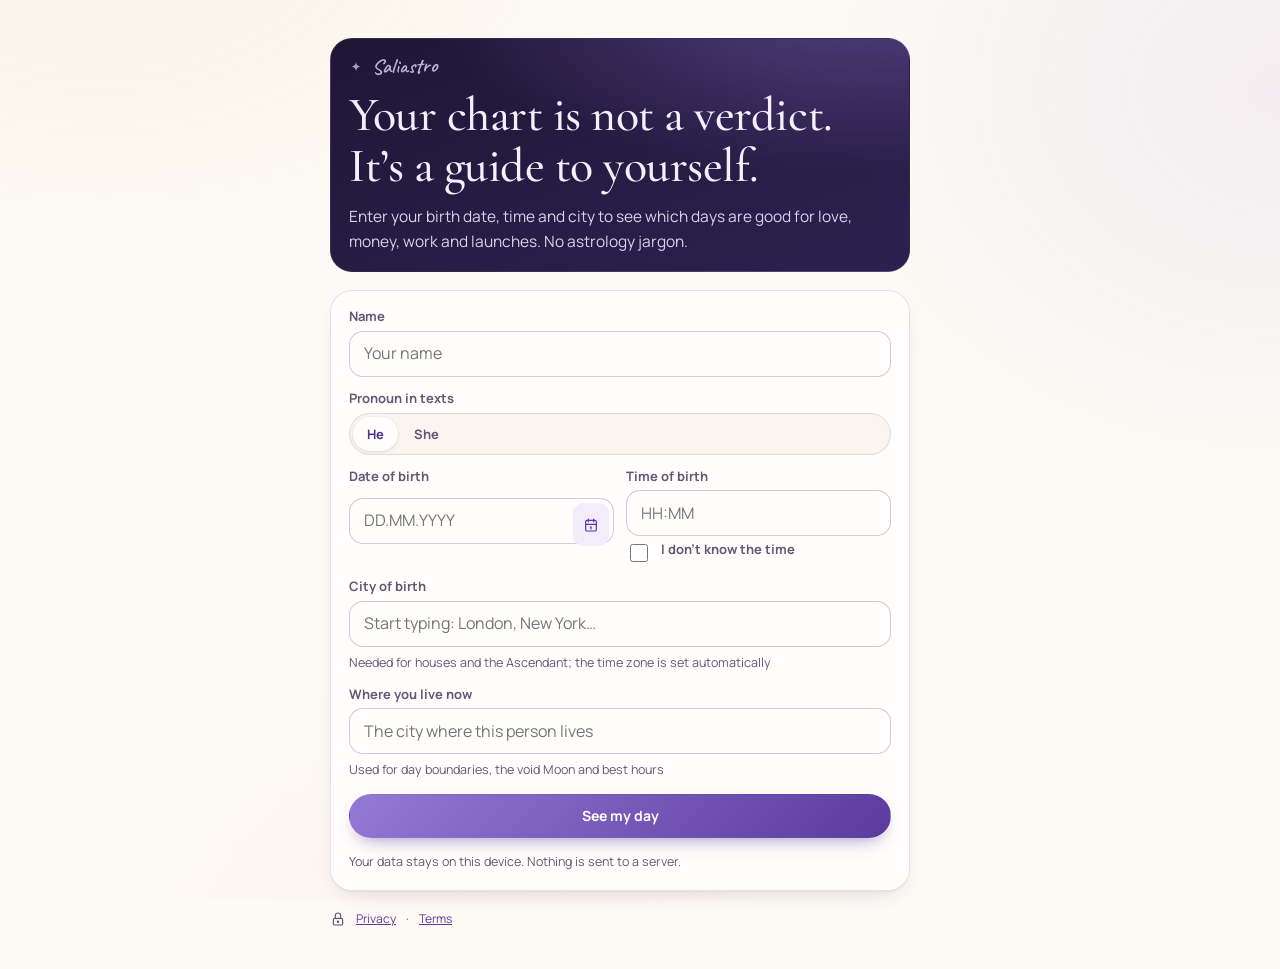
<file: app.html>
<!doctype html>
<html lang="ru">
<head>
<meta charset="utf-8">
<meta name="robots" content="noindex, nofollow">
<meta name="viewport" content="width=device-width,initial-scale=1,viewport-fit=cover">
<title>Saliastro</title>
<meta name="description" content="Личный астрологический календарь: какие дни хороши для любви, денег, работы и запусков. Натальная карта простым языком и профи-инструменты.">
<meta name="theme-color" content="#FDFAF5">
<link rel="manifest" href="manifest.webmanifest">
<link rel="icon" href="assets/icons/favicon.ico" sizes="any">
<link rel="icon" href="assets/icons/favicon-32.png" type="image/png" sizes="32x32">
<link rel="icon" href="assets/icons/favicon-48.png" type="image/png" sizes="48x48">
<link rel="apple-touch-icon" href="assets/icons/icon-180.png">
<link rel="preconnect" href="https://fonts.googleapis.com">
<link rel="preconnect" href="https://fonts.gstatic.com" crossorigin>
<link rel="stylesheet" href="https://fonts.googleapis.com/css2?family=Cormorant+Garamond:ital,wght@0,500;0,600;1,500;1,600&family=Manrope:wght@400;500;600;700;800&family=Caveat:wght@600&family=JetBrains+Mono:wght@400;500;600&display=swap">
<link rel="stylesheet" href="https://fonts.googleapis.com/css2?family=Noto+Sans+Symbols&family=Noto+Sans+Symbols+2&display=swap&text=%E2%98%89%E2%98%BD%E2%98%BF%E2%99%80%E2%99%82%E2%99%83%E2%99%84%E2%99%85%E2%99%86%E2%99%87%E2%AF%93%E2%98%8A%E2%98%8B%E2%9A%B7%E2%9A%B8%E2%8A%97%E2%99%88%E2%99%89%E2%99%8A%E2%99%8B%E2%99%8C%E2%99%8D%E2%99%8E%E2%99%8F%E2%99%90%E2%99%91%E2%99%92%E2%99%93%E2%98%8C%E2%9A%B9%E2%96%A1%E2%96%B3%E2%98%8D%E2%9A%BB%E2%9A%BA%E2%88%A0%E2%9A%BC%E2%9C%A6%E2%9C%B6%E2%97%8B%E2%97%8F%E2%86%92%E2%86%94%EF%B8%8E">
<link rel="stylesheet" href="css/app.css">
<script>try{var s=JSON.parse(localStorage.getItem('saliastro:v1')||localStorage.getItem('natalogy:v1')||'{}').settings||{};if(s.theme==='dark'||s.theme==='light')document.documentElement.setAttribute('data-theme',s.theme)}catch(e){}</script>
</head>
<body>
<div id="app"><main class="main"><p style="opacity:.6">Загрузка…</p></main></div>
<noscript>Для работы приложения нужен JavaScript.</noscript>
<script src="js/vendor/astronomy.browser.min.js"></script>
<script src="js/engine/chiron-data.js"></script>
<script src="js/engine/astro.js"></script>
<script src="js/engine/pro.js"></script>
<script src="js/config.js"></script>
<script src="js/icons.js"></script>
<script src="js/store.js"></script>
<script src="js/texts-ru.js"></script>
<script src="js/texts-ru-natal.js"></script>
<script src="js/texts-ru-pro.js"></script>
<script src="js/texts-en.js"></script>
<script src="js/texts-en-natal.js"></script>
<script src="js/texts-en-pro.js"></script>
<script src="js/texts-extra.js"></script>
<script src="js/solar-houses.js"></script>
<script src="js/aspect-texts.js"></script>
<script src="js/i18n-en.js"></script>
<script src="js/geo.js"></script>
<script src="js/wheel.js"></script>
<script src="js/score.js"></script>
<script src="js/beauty.js"></script>
<script src="js/horoscope.js"></script>
<script src="js/horo-texts.js"></script>
<script src="js/horo-periods.js"></script>
<script src="js/numerology.js"></script>
<script src="js/numerology-texts.js"></script>
<script src="js/matrix.js"></script>
<script src="js/matrix-texts.js"></script>
<script src="js/portrait.js"></script>
<script src="js/acg.js"></script>
<script src="js/rectify.js"></script>
<script src="js/ui.js"></script>
<script src="js/account.js"></script>
<script src="js/plans.js"></script>
<script src="js/compute.js"></script>
<script src="js/explain.js"></script>
<script src="js/ai.js"></script>
<script src="js/pages/today.js"></script>
<script src="js/pages/calendar.js"></script>
<script src="js/pages/chart.js"></script>
<script src="js/pages/pair.js"></script>
<script src="js/pages/ask.js"></script>
<script src="js/pages/pro.js"></script>
<script src="js/pages/pro-more.js"></script>
<script src="js/pages/pro-disp.js"></script>
<script src="js/pages/pro-solar.js"></script>
<script src="js/pages/rectify-page.js"></script>
<script src="js/pages/people.js"></script>
<script src="js/pages/horoscope.js"></script>
<script src="js/pages/numerology.js"></script>
<script src="js/pages/numerology-matrix.js"></script>
<script src="js/pages/sky.js"></script>
<script src="js/app.js"></script>
</body>
</html>
</file>
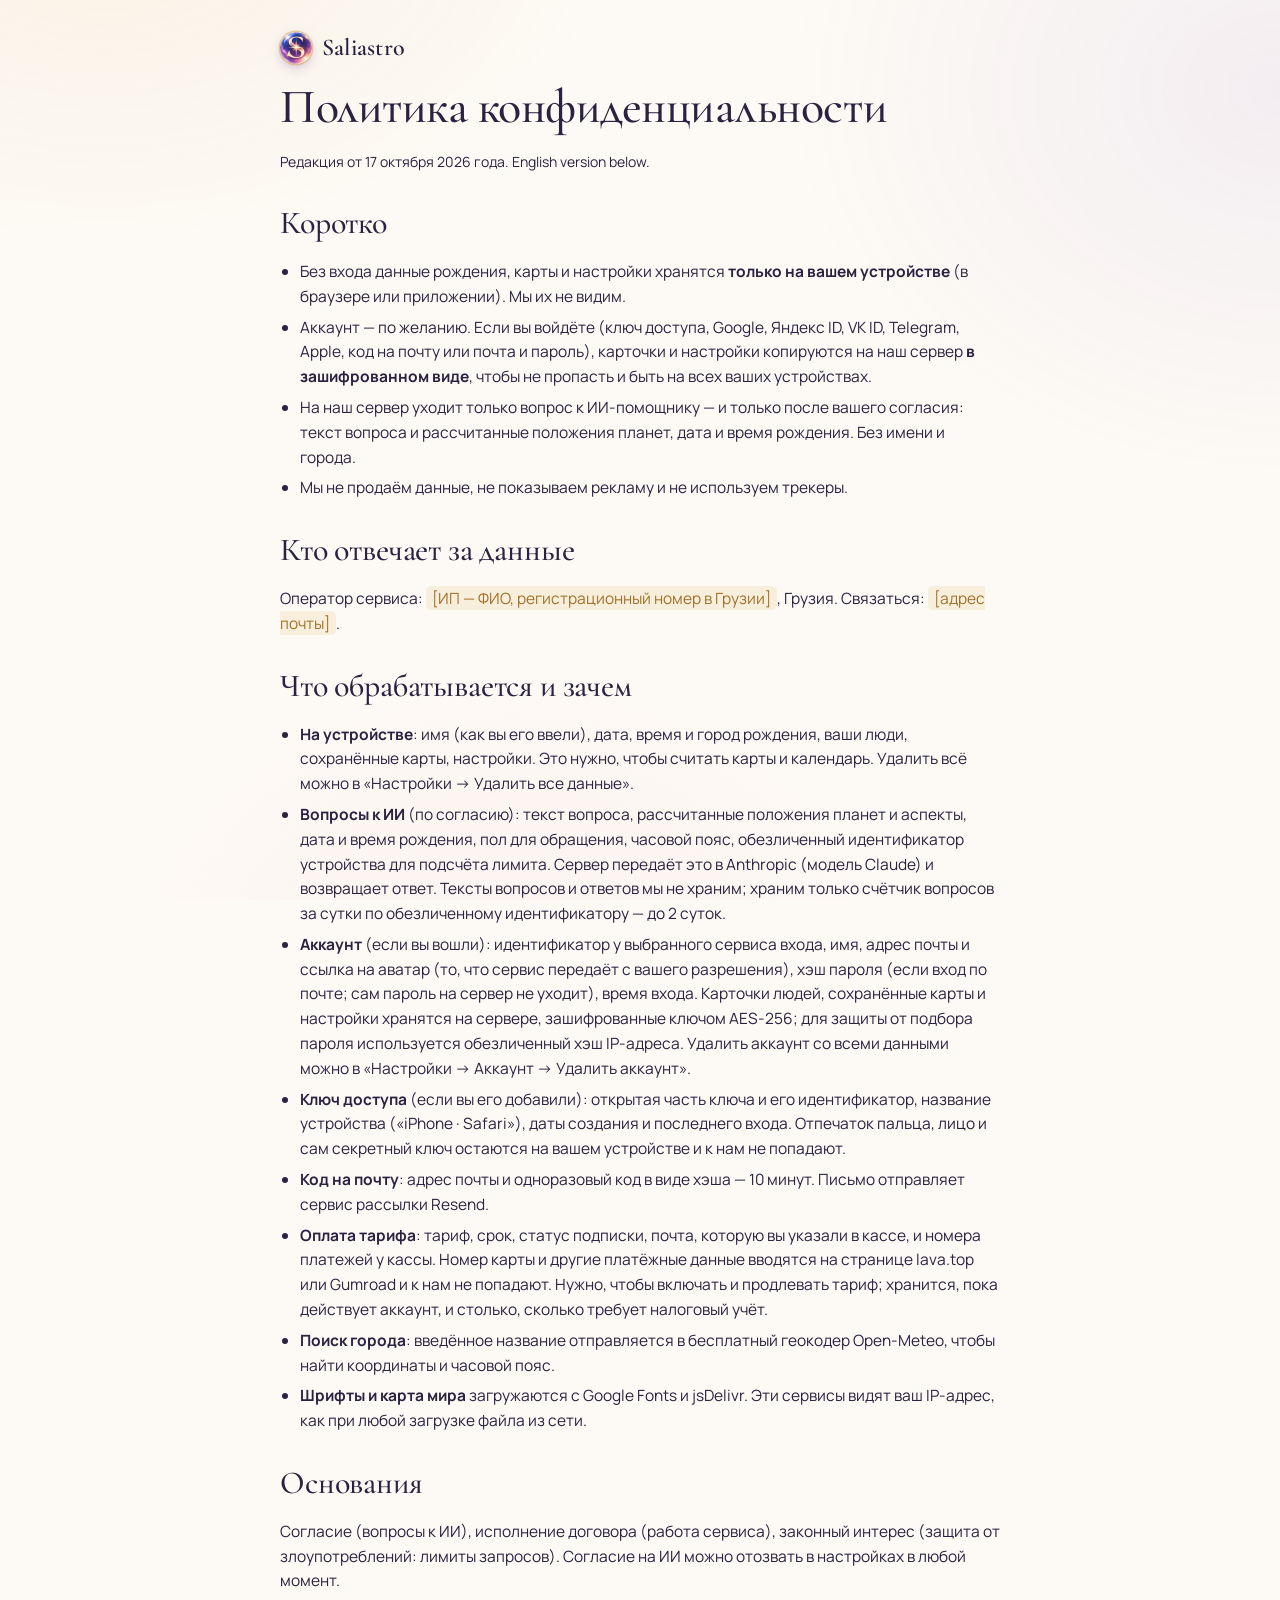
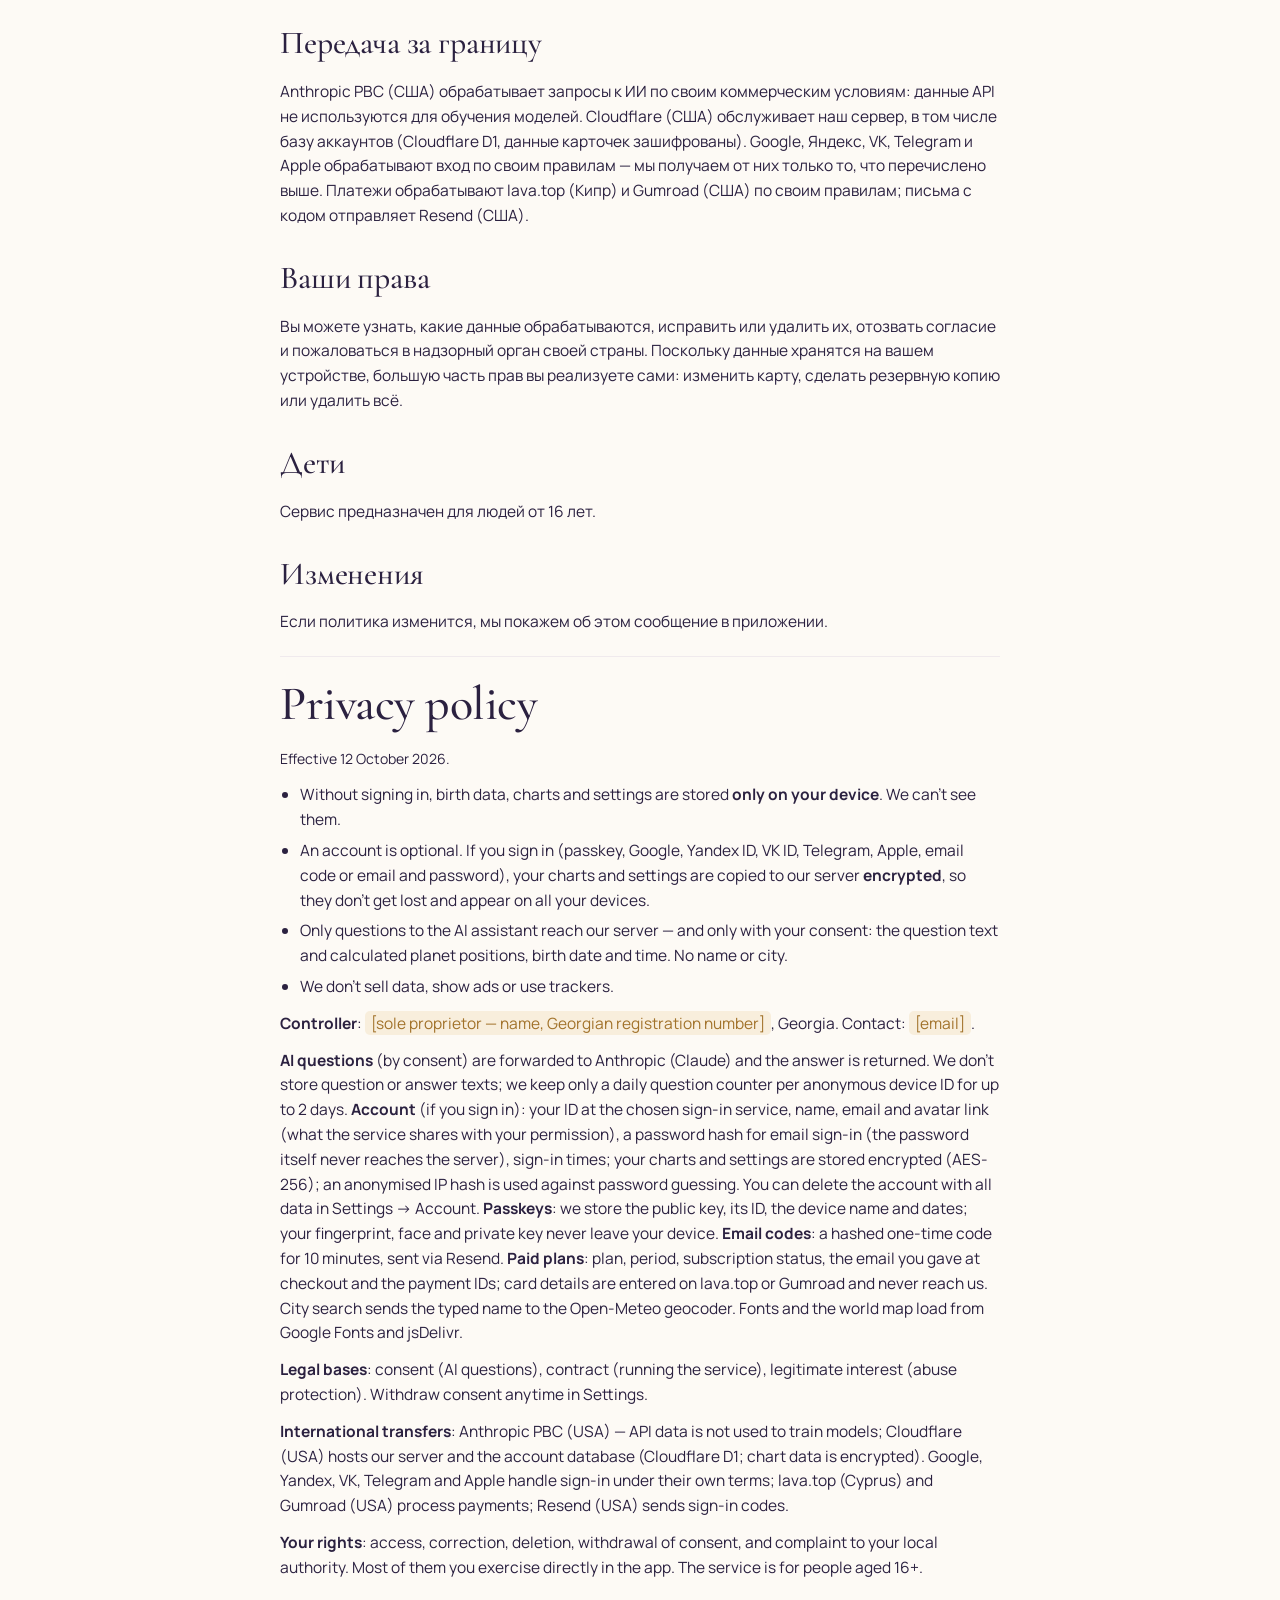
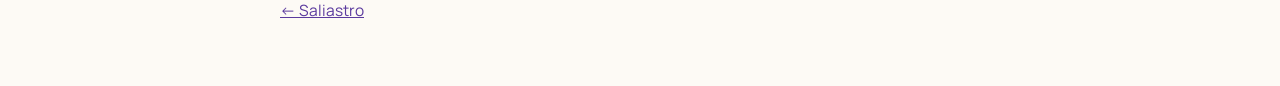
<file: privacy.html>
<!doctype html>
<html lang="ru">
<head>
<meta charset="utf-8">
<meta name="robots" content="noindex, nofollow">
<meta name="viewport" content="width=device-width,initial-scale=1,viewport-fit=cover">
<title>Saliastro — конфиденциальность</title>
<meta name="theme-color" content="#F3F2F6">
<link rel="icon" href="assets/icons/favicon.ico" sizes="any">
<link rel="icon" href="assets/icons/favicon-32.png" type="image/png" sizes="32x32">
<link rel="icon" href="assets/icons/favicon-48.png" type="image/png" sizes="48x48">
<link rel="preconnect" href="https://fonts.googleapis.com"><link rel="preconnect" href="https://fonts.gstatic.com" crossorigin>
<link rel="stylesheet" href="https://fonts.googleapis.com/css2?family=Cormorant+Garamond:ital,wght@0,500;0,600;1,500;1,600&family=Manrope:wght@400;500;600;700;800&family=Caveat:wght@600&family=JetBrains+Mono:wght@400;500;600&display=swap">
<link rel="stylesheet" href="css/app.css">
<style>.doc{max-width:760px;margin:0 auto;padding:32px 20px 64px;display:grid;gap:18px}.doc h2{margin-top:14px}.doc p,.doc li{color:var(--ink);font-size:15.5px}.doc ul{margin:0;padding-left:20px;display:grid;gap:6px}.doc .muted{font-size:14px}.ph{background:var(--amber-soft);color:var(--amber);padding:1px 6px;border-radius:5px}</style>
</head>
<body>
<main class="doc">
  <a class="brand" href="./"><span class="brand-mark" aria-hidden="true"></span>Saliastro</a>
  <h1>Политика конфиденциальности</h1>
  <p class="muted">Редакция от 17 октября 2026 года. English version below.</p>

  <h2>Коротко</h2>
  <ul>
    <li>Без входа данные рождения, карты и настройки хранятся <b>только на вашем устройстве</b> (в браузере или приложении). Мы их не видим.</li>
    <li>Аккаунт — по желанию. Если вы войдёте (ключ доступа, Google, Яндекс ID, VK ID, Telegram, Apple, код на почту или почта и пароль), карточки и настройки копируются на наш сервер <b>в зашифрованном виде</b>, чтобы не пропасть и быть на всех ваших устройствах.</li>
    <li>На наш сервер уходит только вопрос к ИИ-помощнику — и только после вашего согласия: текст вопроса и рассчитанные положения планет, дата и время рождения. Без имени и города.</li>
    <li>Мы не продаём данные, не показываем рекламу и не используем трекеры.</li>
  </ul>

  <h2>Кто отвечает за данные</h2>
  <p>Оператор сервиса: <span class="ph">[ИП — ФИО, регистрационный номер в Грузии]</span>, Грузия. Связаться: <span class="ph">[адрес почты]</span>.</p>

  <h2>Что обрабатывается и зачем</h2>
  <ul>
    <li><b>На устройстве</b>: имя (как вы его ввели), дата, время и город рождения, ваши люди, сохранённые карты, настройки. Это нужно, чтобы считать карты и календарь. Удалить всё можно в «Настройки → Удалить все данные».</li>
    <li><b>Вопросы к ИИ</b> (по согласию): текст вопроса, рассчитанные положения планет и аспекты, дата и время рождения, пол для обращения, часовой пояс, обезличенный идентификатор устройства для подсчёта лимита. Сервер передаёт это в Anthropic (модель Claude) и возвращает ответ. Тексты вопросов и ответов мы не храним; храним только счётчик вопросов за сутки по обезличенному идентификатору — до 2 суток.</li>
    <li><b>Аккаунт</b> (если вы вошли): идентификатор у выбранного сервиса входа, имя, адрес почты и ссылка на аватар (то, что сервис передаёт с вашего разрешения), хэш пароля (если вход по почте; сам пароль на сервер не уходит), время входа. Карточки людей, сохранённые карты и настройки хранятся на сервере, зашифрованные ключом AES-256; для защиты от подбора пароля используется обезличенный хэш IP-адреса. Удалить аккаунт со всеми данными можно в «Настройки → Аккаунт → Удалить аккаунт».</li>
    <li><b>Ключ доступа</b> (если вы его добавили): открытая часть ключа и его идентификатор, название устройства («iPhone · Safari»), даты создания и последнего входа. Отпечаток пальца, лицо и сам секретный ключ остаются на вашем устройстве и к нам не попадают.</li>
    <li><b>Код на почту</b>: адрес почты и одноразовый код в виде хэша — 10 минут. Письмо отправляет сервис рассылки Resend.</li>
    <li><b>Оплата тарифа</b>: тариф, срок, статус подписки, почта, которую вы указали в кассе, и номера платежей у кассы. Номер карты и другие платёжные данные вводятся на странице lava.top или Gumroad и к нам не попадают. Нужно, чтобы включать и продлевать тариф; хранится, пока действует аккаунт, и столько, сколько требует налоговый учёт.</li>
    <li><b>Поиск города</b>: введённое название отправляется в бесплатный геокодер Open-Meteo, чтобы найти координаты и часовой пояс.</li>
    <li><b>Шрифты и карта мира</b> загружаются с Google Fonts и jsDelivr. Эти сервисы видят ваш IP-адрес, как при любой загрузке файла из сети.</li>
  </ul>

  <h2>Основания</h2>
  <p>Согласие (вопросы к ИИ), исполнение договора (работа сервиса), законный интерес (защита от злоупотреблений: лимиты запросов). Согласие на ИИ можно отозвать в настройках в любой момент.</p>

  <h2>Передача за границу</h2>
  <p>Anthropic PBC (США) обрабатывает запросы к ИИ по своим коммерческим условиям: данные API не используются для обучения моделей. Cloudflare (США) обслуживает наш сервер, в том числе базу аккаунтов (Cloudflare D1, данные карточек зашифрованы). Google, Яндекс, VK, Telegram и Apple обрабатывают вход по своим правилам — мы получаем от них только то, что перечислено выше. Платежи обрабатывают lava.top (Кипр) и Gumroad (США) по своим правилам; письма с кодом отправляет Resend (США).</p>

  <h2>Ваши права</h2>
  <p>Вы можете узнать, какие данные обрабатываются, исправить или удалить их, отозвать согласие и пожаловаться в надзорный орган своей страны. Поскольку данные хранятся на вашем устройстве, большую часть прав вы реализуете сами: изменить карту, сделать резервную копию или удалить всё.</p>

  <h2>Дети</h2>
  <p>Сервис предназначен для людей от 16 лет.</p>

  <h2>Изменения</h2>
  <p>Если политика изменится, мы покажем об этом сообщение в приложении.</p>

  <hr class="soft">
  <h1 lang="en">Privacy policy</h1>
  <div lang="en" class="stack">
    <p class="muted">Effective 12 October 2026.</p>
    <ul>
      <li>Without signing in, birth data, charts and settings are stored <b>only on your device</b>. We can’t see them.</li>
      <li>An account is optional. If you sign in (passkey, Google, Yandex ID, VK ID, Telegram, Apple, email code or email and password), your charts and settings are copied to our server <b>encrypted</b>, so they don’t get lost and appear on all your devices.</li>
      <li>Only questions to the AI assistant reach our server — and only with your consent: the question text and calculated planet positions, birth date and time. No name or city.</li>
      <li>We don’t sell data, show ads or use trackers.</li>
    </ul>
    <p><b>Controller</b>: <span class="ph">[sole proprietor — name, Georgian registration number]</span>, Georgia. Contact: <span class="ph">[email]</span>.</p>
    <p><b>AI questions</b> (by consent) are forwarded to Anthropic (Claude) and the answer is returned. We don’t store question or answer texts; we keep only a daily question counter per anonymous device ID for up to 2 days. <b>Account</b> (if you sign in): your ID at the chosen sign-in service, name, email and avatar link (what the service shares with your permission), a password hash for email sign-in (the password itself never reaches the server), sign-in times; your charts and settings are stored encrypted (AES-256); an anonymised IP hash is used against password guessing. You can delete the account with all data in Settings → Account. <b>Passkeys</b>: we store the public key, its ID, the device name and dates; your fingerprint, face and private key never leave your device. <b>Email codes</b>: a hashed one-time code for 10 minutes, sent via Resend. <b>Paid plans</b>: plan, period, subscription status, the email you gave at checkout and the payment IDs; card details are entered on lava.top or Gumroad and never reach us. City search sends the typed name to the Open-Meteo geocoder. Fonts and the world map load from Google Fonts and jsDelivr.</p>
    <p><b>Legal bases</b>: consent (AI questions), contract (running the service), legitimate interest (abuse protection). Withdraw consent anytime in Settings.</p>
    <p><b>International transfers</b>: Anthropic PBC (USA) — API data is not used to train models; Cloudflare (USA) hosts our server and the account database (Cloudflare D1; chart data is encrypted). Google, Yandex, VK, Telegram and Apple handle sign-in under their own terms; lava.top (Cyprus) and Gumroad (USA) process payments; Resend (USA) sends sign-in codes.</p>
    <p><b>Your rights</b>: access, correction, deletion, withdrawal of consent, and complaint to your local authority. Most of them you exercise directly in the app. The service is for people aged 16+.</p>
  </div>
  <p><a href="app.html">← Saliastro</a></p>
</main>
</body>
</html>
</file>
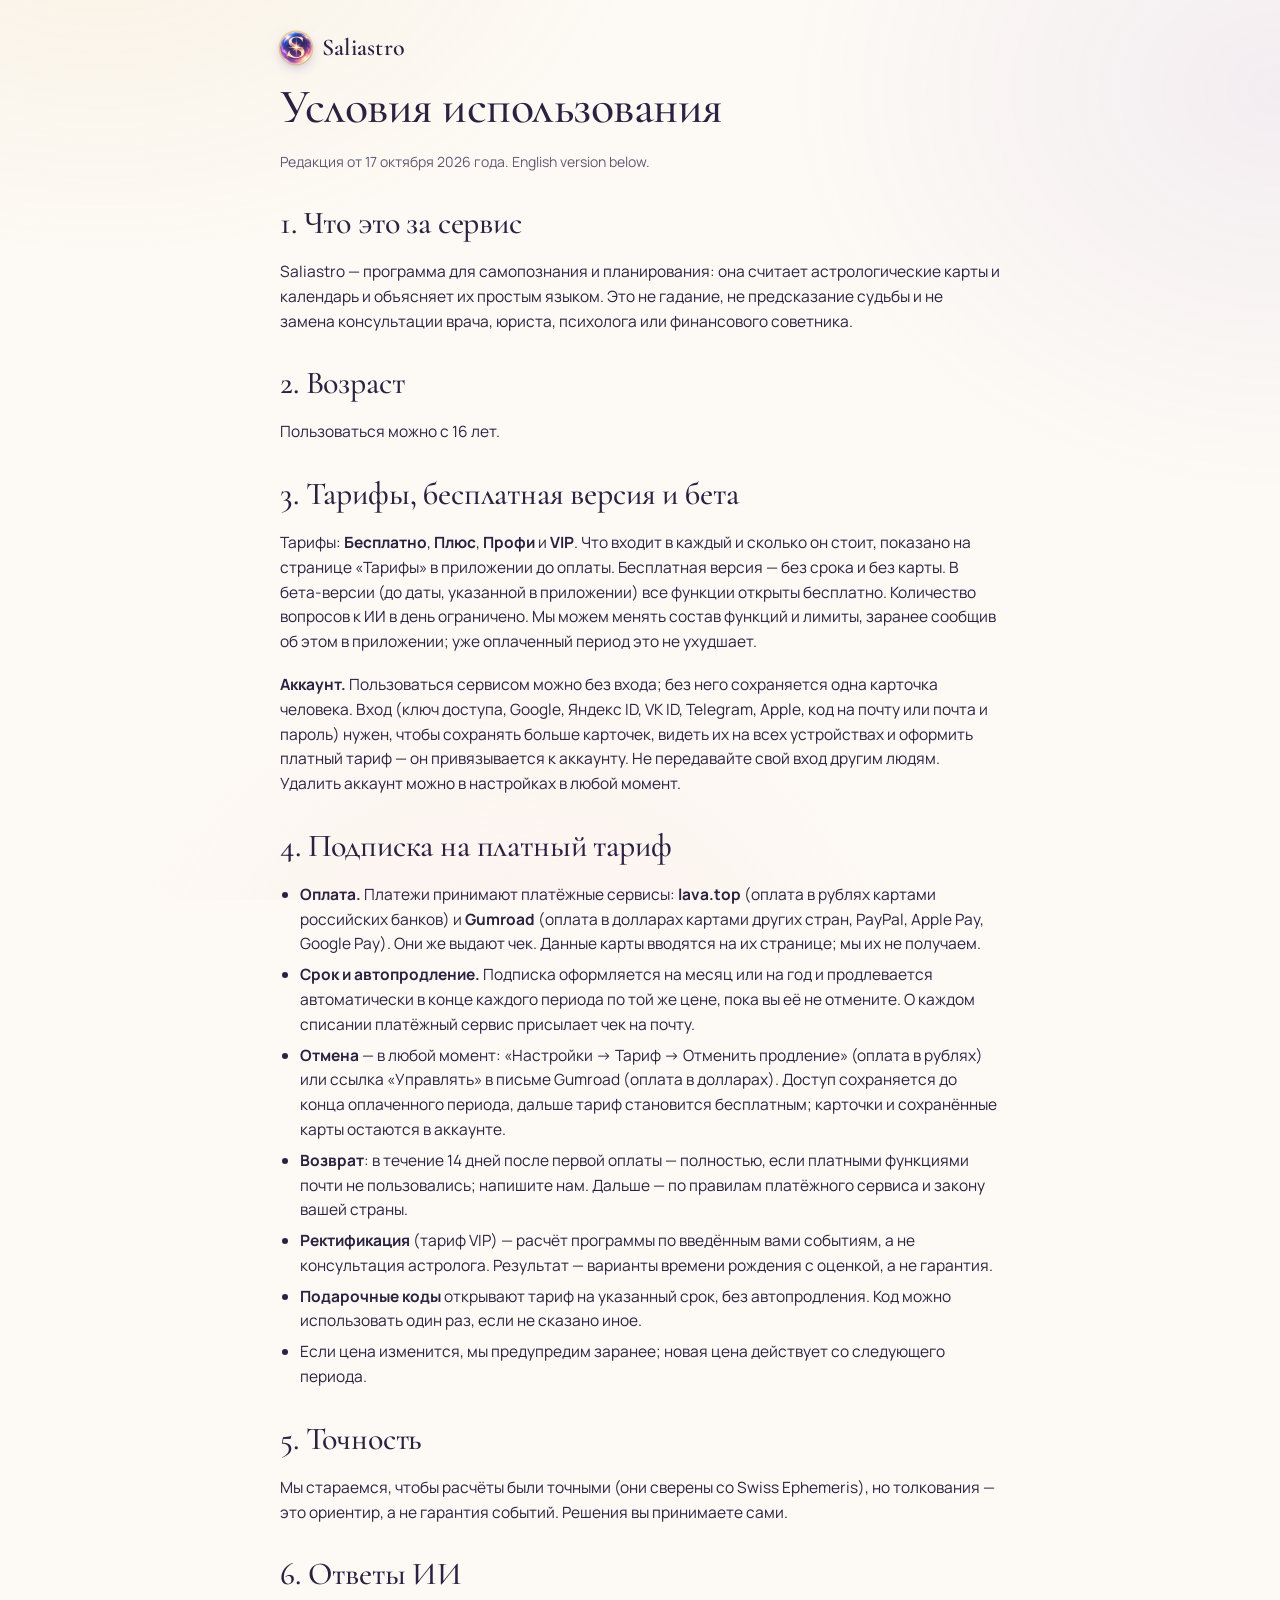
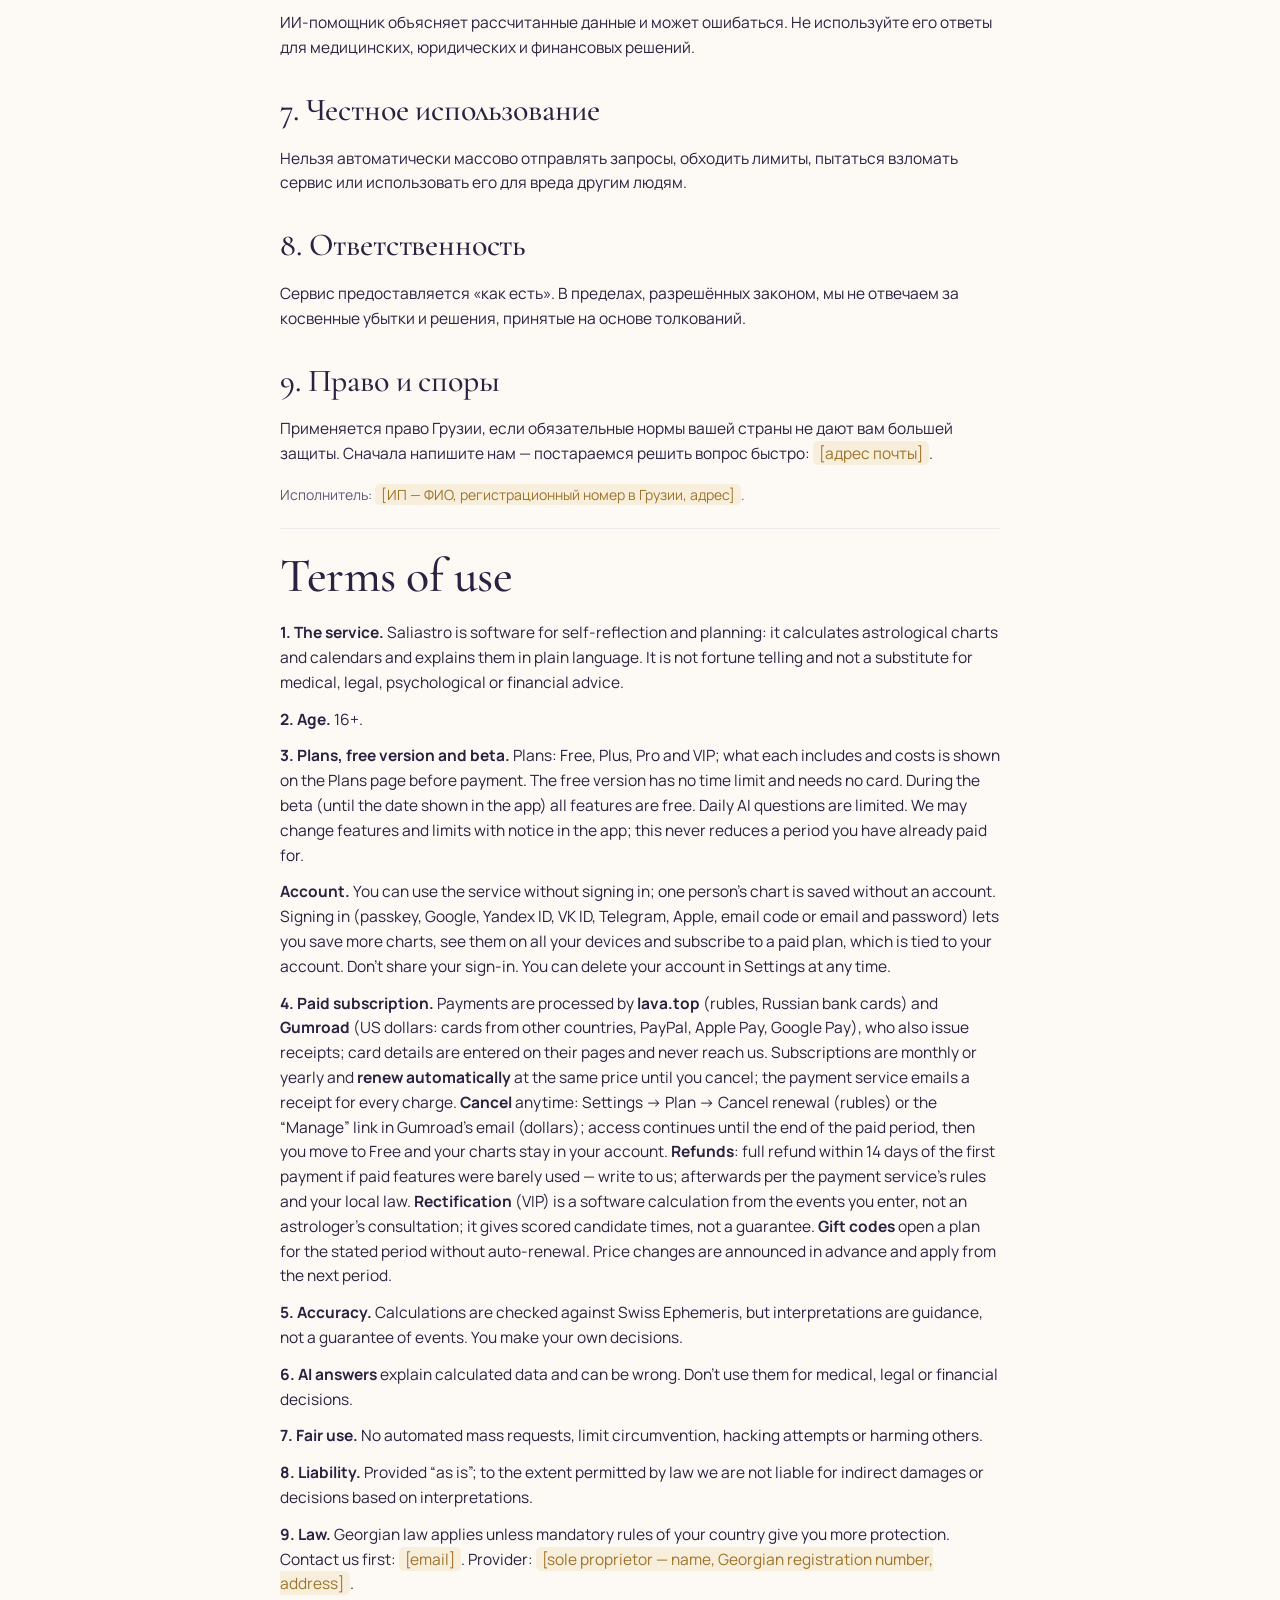
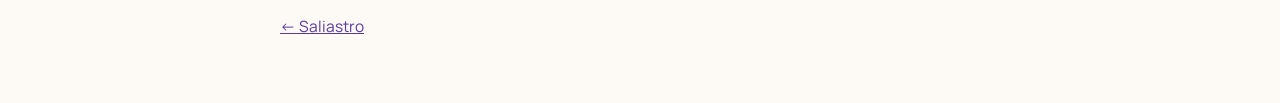
<file: terms.html>
<!doctype html>
<html lang="ru">
<head>
<meta charset="utf-8">
<meta name="robots" content="noindex, nofollow">
<meta name="viewport" content="width=device-width,initial-scale=1,viewport-fit=cover">
<title>Saliastro — условия</title>
<meta name="theme-color" content="#F3F2F6">
<link rel="icon" href="assets/icons/favicon.ico" sizes="any">
<link rel="icon" href="assets/icons/favicon-32.png" type="image/png" sizes="32x32">
<link rel="icon" href="assets/icons/favicon-48.png" type="image/png" sizes="48x48">
<link rel="preconnect" href="https://fonts.googleapis.com"><link rel="preconnect" href="https://fonts.gstatic.com" crossorigin>
<link rel="stylesheet" href="https://fonts.googleapis.com/css2?family=Cormorant+Garamond:ital,wght@0,500;0,600;1,500;1,600&family=Manrope:wght@400;500;600;700;800&family=Caveat:wght@600&family=JetBrains+Mono:wght@400;500;600&display=swap">
<link rel="stylesheet" href="css/app.css">
<style>.doc{max-width:760px;margin:0 auto;padding:32px 20px 64px;display:grid;gap:18px}.doc h2{margin-top:14px}.doc p,.doc li{font-size:15.5px}.doc ul{margin:0;padding-left:20px;display:grid;gap:6px}.doc .muted{font-size:14px}.ph{background:var(--amber-soft);color:var(--amber);padding:1px 6px;border-radius:5px}</style>
</head>
<body>
<main class="doc">
  <a class="brand" href="./"><span class="brand-mark" aria-hidden="true"></span>Saliastro</a>
  <h1>Условия использования</h1>
  <p class="muted">Редакция от 17 октября 2026 года. English version below.</p>

  <h2>1. Что это за сервис</h2>
  <p>Saliastro — программа для самопознания и планирования: она считает астрологические карты и календарь и объясняет их простым языком. Это не гадание, не предсказание судьбы и не замена консультации врача, юриста, психолога или финансового советника.</p>

  <h2>2. Возраст</h2>
  <p>Пользоваться можно с 16 лет.</p>

  <h2>3. Тарифы, бесплатная версия и бета</h2>
  <p>Тарифы: <b>Бесплатно</b>, <b>Плюс</b>, <b>Профи</b> и <b>VIP</b>. Что входит в каждый и сколько он стоит, показано на странице «Тарифы» в приложении до оплаты. Бесплатная версия — без срока и без карты. В бета-версии (до даты, указанной в приложении) все функции открыты бесплатно. Количество вопросов к ИИ в день ограничено. Мы можем менять состав функций и лимиты, заранее сообщив об этом в приложении; уже оплаченный период это не ухудшает.</p>
  <p><b>Аккаунт.</b> Пользоваться сервисом можно без входа; без него сохраняется одна карточка человека. Вход (ключ доступа, Google, Яндекс ID, VK ID, Telegram, Apple, код на почту или почта и пароль) нужен, чтобы сохранять больше карточек, видеть их на всех устройствах и оформить платный тариф — он привязывается к аккаунту. Не передавайте свой вход другим людям. Удалить аккаунт можно в настройках в любой момент.</p>

  <h2 id="subs">4. Подписка на платный тариф</h2>
  <ul>
    <li><b>Оплата.</b> Платежи принимают платёжные сервисы: <b>lava.top</b> (оплата в рублях картами российских банков) и <b>Gumroad</b> (оплата в долларах картами других стран, PayPal, Apple Pay, Google Pay). Они же выдают чек. Данные карты вводятся на их странице; мы их не получаем.</li>
    <li><b>Срок и автопродление.</b> Подписка оформляется на месяц или на год и продлевается автоматически в конце каждого периода по той же цене, пока вы её не отмените. О каждом списании платёжный сервис присылает чек на почту.</li>
    <li><b>Отмена</b> — в любой момент: «Настройки → Тариф → Отменить продление» (оплата в рублях) или ссылка «Управлять» в письме Gumroad (оплата в долларах). Доступ сохраняется до конца оплаченного периода, дальше тариф становится бесплатным; карточки и сохранённые карты остаются в аккаунте.</li>
    <li><b>Возврат</b>: в течение 14 дней после первой оплаты — полностью, если платными функциями почти не пользовались; напишите нам. Дальше — по правилам платёжного сервиса и закону вашей страны.</li>
    <li><b>Ректификация</b> (тариф VIP) — расчёт программы по введённым вами событиям, а не консультация астролога. Результат — варианты времени рождения с оценкой, а не гарантия.</li>
    <li><b>Подарочные коды</b> открывают тариф на указанный срок, без автопродления. Код можно использовать один раз, если не сказано иное.</li>
    <li>Если цена изменится, мы предупредим заранее; новая цена действует со следующего периода.</li>
  </ul>

  <h2>5. Точность</h2>
  <p>Мы стараемся, чтобы расчёты были точными (они сверены со Swiss Ephemeris), но толкования — это ориентир, а не гарантия событий. Решения вы принимаете сами.</p>

  <h2>6. Ответы ИИ</h2>
  <p>ИИ-помощник объясняет рассчитанные данные и может ошибаться. Не используйте его ответы для медицинских, юридических и финансовых решений.</p>

  <h2>7. Честное использование</h2>
  <p>Нельзя автоматически массово отправлять запросы, обходить лимиты, пытаться взломать сервис или использовать его для вреда другим людям.</p>

  <h2>8. Ответственность</h2>
  <p>Сервис предоставляется «как есть». В пределах, разрешённых законом, мы не отвечаем за косвенные убытки и решения, принятые на основе толкований.</p>

  <h2>9. Право и споры</h2>
  <p>Применяется право Грузии, если обязательные нормы вашей страны не дают вам большей защиты. Сначала напишите нам — постараемся решить вопрос быстро: <span class="ph">[адрес почты]</span>.</p>

  <p class="muted">Исполнитель: <span class="ph">[ИП — ФИО, регистрационный номер в Грузии, адрес]</span>.</p>

  <hr class="soft">
  <h1 lang="en">Terms of use</h1>
  <div lang="en" class="stack">
    <p><b>1. The service.</b> Saliastro is software for self-reflection and planning: it calculates astrological charts and calendars and explains them in plain language. It is not fortune telling and not a substitute for medical, legal, psychological or financial advice.</p>
    <p><b>2. Age.</b> 16+.</p>
    <p><b>3. Plans, free version and beta.</b> Plans: Free, Plus, Pro and VIP; what each includes and costs is shown on the Plans page before payment. The free version has no time limit and needs no card. During the beta (until the date shown in the app) all features are free. Daily AI questions are limited. We may change features and limits with notice in the app; this never reduces a period you have already paid for.</p>
    <p><b>Account.</b> You can use the service without signing in; one person’s chart is saved without an account. Signing in (passkey, Google, Yandex ID, VK ID, Telegram, Apple, email code or email and password) lets you save more charts, see them on all your devices and subscribe to a paid plan, which is tied to your account. Don’t share your sign-in. You can delete your account in Settings at any time.</p>
    <p id="subs-en"><b>4. Paid subscription.</b> Payments are processed by <b>lava.top</b> (rubles, Russian bank cards) and <b>Gumroad</b> (US dollars: cards from other countries, PayPal, Apple Pay, Google Pay), who also issue receipts; card details are entered on their pages and never reach us. Subscriptions are monthly or yearly and <b>renew automatically</b> at the same price until you cancel; the payment service emails a receipt for every charge. <b>Cancel</b> anytime: Settings → Plan → Cancel renewal (rubles) or the “Manage” link in Gumroad’s email (dollars); access continues until the end of the paid period, then you move to Free and your charts stay in your account. <b>Refunds</b>: full refund within 14 days of the first payment if paid features were barely used — write to us; afterwards per the payment service’s rules and your local law. <b>Rectification</b> (VIP) is a software calculation from the events you enter, not an astrologer’s consultation; it gives scored candidate times, not a guarantee. <b>Gift codes</b> open a plan for the stated period without auto-renewal. Price changes are announced in advance and apply from the next period.</p>
    <p><b>5. Accuracy.</b> Calculations are checked against Swiss Ephemeris, but interpretations are guidance, not a guarantee of events. You make your own decisions.</p>
    <p><b>6. AI answers</b> explain calculated data and can be wrong. Don’t use them for medical, legal or financial decisions.</p>
    <p><b>7. Fair use.</b> No automated mass requests, limit circumvention, hacking attempts or harming others.</p>
    <p><b>8. Liability.</b> Provided “as is”; to the extent permitted by law we are not liable for indirect damages or decisions based on interpretations.</p>
    <p><b>9. Law.</b> Georgian law applies unless mandatory rules of your country give you more protection. Contact us first: <span class="ph">[email]</span>. Provider: <span class="ph">[sole proprietor — name, Georgian registration number, address]</span>.</p>
  </div>
  <p><a href="app.html">← Saliastro</a></p>
</main>
</body>
</html>
</file>
<file: css/app.css>
/* Saliastro — дизайн-система (12.10.2026, v2 «как у Алины»).
   Светлый кремовый лист (почти белый), лаванда и шампанское-золото — акценты, мягкие пастельные уровни дня:
   зелёный — можно, персиковый и розовый — осторожно, лиловый — сильный акцент.
   Колесо карты — «бумажное», как в Sotis/Chronos: белый круг, пастельный пояс знаков; в тёмной теме — контрастное. */
:root{
  --bg:#FDFAF5; --bg-2:#F8F1E7; --surface:#FFFEFC; --surface-2:#FAF5EE; --surface-3:#F4EDE3;
  --ink:#2B2140; --muted:#625775; --faint:#8E84A0;
  --line:rgba(91,58,158,.15); --line-soft:rgba(91,58,158,.08); --line-strong:rgba(91,58,158,.28);
  --lav:#8E6FD0; --lav-strong:#5B3A9E; --lav-deep:#3F2775; --lav-soft:#F2ECFB; --lav-ink:#4B2F8C;
  --gold:#A1722A; --gold-2:#D6AC5E; --gold-soft:#F8EEDC;
  --rose:#C4566F; --rose-soft:#FBE8EB; --mint:#2F8F6C; --mint-soft:#E2F3EA;
  --night:#1F1636; --night-2:#2D2150; --night-ink:#F5F0FF; --night-muted:#BDB2DA; --night-line:rgba(255,255,255,.14);
  /* старые имена — для профи-экранов */
  --amber:#A1722A; --amber-fill:#8E6FD0; --amber-ink:#fff; --amber-soft:#F8EEDC; --lilac:#8E6FD0; --lilac-soft:#F2ECFB;
  --ok:#2F8F6C; --ok-soft:#E2F3EA; --warn:#A8701E; --warn-soft:#FBF0DC; --bad:#C4566F; --bad-soft:#FBE8EB;
  /* уровни −2…+2: заливка клетки, точка/полоса, текст */
  --lv-p2:#BFE6D0; --lv-p1:#DDF2E6; --lv-0:#F1ECF5; --lv-m1:#FCE3D6; --lv-m2:#F8D0D6;
  --lv-p2-ink:#1B5A3E; --lv-p1-ink:#2A5E45; --lv-0-ink:#5E5470; --lv-m1-ink:#8A3E22; --lv-m2-ink:#86213A;
  --dot-p2:#3AA676; --dot-p1:#7CCAA0; --dot-0:#CFC6DC; --dot-m1:#F0A27E; --dot-m2:#E06A7E; --dot-acc:#8E6FD0;
  --tip-bg:#2B2140; --tip-fg:#FBF7FF;
  --shadow:0 1px 2px rgba(60,40,20,.05),0 10px 26px -14px rgba(60,40,90,.22);
  --shadow-lg:0 26px 50px -22px rgba(50,30,80,.36);
  --glow:0 0 0 4px rgba(142,111,208,.2);
  --r-lg:22px; --r:16px; --r-sm:12px;
  --f-display:"Cormorant Garamond","Cormorant",Georgia,"Times New Roman",serif;
  --f-ui:"Manrope","Segoe UI",system-ui,-apple-system,Roboto,sans-serif;
  --f-hand:"Caveat","Segoe Print",cursive;
  --f-mono:"JetBrains Mono",ui-monospace,Consolas,monospace;
  --f-glyph:"Noto Sans Symbols 2","Noto Sans Symbols","Segoe UI Symbol","Apple Symbols",sans-serif;
  /* колесо: бумага (Sotis/Chronos) */
  --w-paper:#FFFFFF; --w-inner:#FFFFFF; --w-line:#E4DCEC; --w-line2:#C9BEDA; --w-tick:#B7AACB; --w-muted:#8C809F; --w-angle:#C4566F; --w-angle2:#6B4FB8;
  --w-planet:#2B2140; --w-plbg:#FFFFFF; --w-planet2:#6B3FB8; --w-plbg2:#EEE6FA; --w-deg:#2E2640; --w-deg2:#4B2F8C;
  --w-ink:#111018; --w-sign:#111018; --w-ring2:#F7F2FD; --w-ring-line:#9C8CC0;
  --w-cusp:#8F84A6; --w-cusp-ink:#3A3050; --w-cusp2:#8A5AD8; --w-cusp2-ink:#5A2CAB; /* куспиды: внутренняя карта — графит, внешняя — фиолетовые */
  /* 15.10 (Алина): натал (внутренний круг) — сиреневый фон, внешний круг — без фона; оси: AC красная, IC салатовая, DC синяя, MC жёлтая */
  --w-ring-in:#EBE1FA; --w-ax-asc:#E2312A; --w-ax-asc-ink:#C42A23; --w-ax-ic:#7CC241; --w-ax-ic-ink:#3F8A12; --w-ax-dsc:#2B67D9; --w-ax-dsc-ink:#2257BC; --w-ax-mc:#EDB400; --w-ax-mc-ink:#A87A00;
  --w-fire:#F5B7AA; --w-earth:#C6E2B8; --w-air:#CBCDF3; --w-water:#B3DEEC;
  --w-fire-g:#A8402F; --w-earth-g:#3E6E2E; --w-air-g:#4F48A8; --w-water-g:#226F8C;
  --w-soft:#1B1724; --w-hard:#E0605A; --w-conj:#C08A2E; --w-minor:#9A86D8; --w-asp-bg:#FFFFFF;
  /* таблицы аспектов: насыщенные цвета + подложка ячейки */
  --at-soft:#17141F; --at-soft-bg:#ECEAF1; --at-hard:#C9271F; --at-hard-bg:#FFE2DE; --at-conj:#8F5A00; --at-conj-bg:#FFEDC2; --at-minor:#5A3BBE; --at-minor-bg:#ECE4FF; --at-line:rgba(91,58,158,.22); --at-head:#3A2B5C;
  --nav-h:64px;
  --fz:1; /* масштаб текста: 16.10.2026 оставлен один, обычный (кнопку «Aa» и выбор в Настройках убрали) */
  color-scheme:light;
}
@media (prefers-color-scheme: dark){
  :root:not([data-theme="light"]){
    --bg:#120D20; --bg-2:#181229; --surface:#1C1530; --surface-2:#231A3B; --surface-3:#2A2046;
    --ink:#F5F0FF; --muted:#CBC1E4; --faint:#9D93BD;
    --line:rgba(180,154,240,.18); --line-soft:rgba(180,154,240,.10); --line-strong:rgba(180,154,240,.34);
    --lav:#B49AF0; --lav-strong:#C3AEF8; --lav-deep:#DCCFFF; --lav-soft:rgba(180,154,240,.16); --lav-ink:#DCCFFF;
    --gold:#E6C27A; --gold-2:#F0D39A; --gold-soft:rgba(230,194,122,.14);
    --rose:#F19AB1; --rose-soft:rgba(241,154,177,.14); --mint:#7FD9AE; --mint-soft:rgba(127,217,174,.13);
    --night:#0D0918; --night-2:#1C1433;
    --amber:#E6C27A; --amber-fill:#9C80E6; --amber-ink:#fff; --amber-soft:rgba(230,194,122,.14); --lilac:#B49AF0; --lilac-soft:rgba(180,154,240,.16);
    --ok:#7FD9AE; --ok-soft:rgba(127,217,174,.13); --warn:#F0C26E; --warn-soft:rgba(240,194,110,.13); --bad:#F59AAE; --bad-soft:rgba(245,154,174,.14);
    --lv-p2:#1E4A3A; --lv-p1:#1B3730; --lv-0:#251D3B; --lv-m1:#43291F; --lv-m2:#4D1F2E;
    --lv-p2-ink:#BDF0D6; --lv-p1-ink:#A6E3C5; --lv-0-ink:#CFC6E6; --lv-m1-ink:#FFCDB8; --lv-m2-ink:#FFBAC6;
    --dot-p2:#5FD39C; --dot-p1:#93DDB7; --dot-0:#5E537C; --dot-m1:#F7A887; --dot-m2:#FF8A9D; --dot-acc:#B49AF0;
    --tip-bg:#F5F0FF; --tip-fg:#1C1530;
    --shadow:0 12px 30px -14px rgba(0,0,0,.65); --shadow-lg:0 30px 70px -25px rgba(0,0,0,.75); --glow:0 0 0 4px rgba(180,154,240,.25);
    --w-paper:#18122A; --w-inner:#140F24; --w-line:#4A3F6E; --w-line2:#6E6299; --w-tick:#8D82B5; --w-muted:#C9C0E6; --w-angle:#FF8FA8; --w-angle2:#C6B0FF;
    --w-planet:#FFFFFF; --w-plbg:#231B3D; --w-planet2:#E2C9FF; --w-plbg2:#3A2A5E; --w-deg:#EEE8FF; --w-deg2:#E2C9FF; --w-ink:#FFFFFF; --w-sign:#FFFFFF; --w-ring2:#211A38; --w-ring-line:#8C7FC0; --w-cusp:#9A90C4; --w-cusp-ink:#EEE8FF; --w-cusp2:#C7A3FF; --w-cusp2-ink:#E4CCFF; --w-ring-in:#2E2350; --w-ax-asc:#FF5A50; --w-ax-asc-ink:#FF8A82; --w-ax-ic:#9BE35E; --w-ax-ic-ink:#B6F08A; --w-ax-dsc:#5C8FFF; --w-ax-dsc-ink:#93B5FF; --w-ax-mc:#FFD23F; --w-ax-mc-ink:#FFE07A;
    --w-fire:#7A3A3A; --w-earth:#355437; --w-air:#3E3F7E; --w-water:#245466;
    --w-fire-g:#FFC2B5; --w-earth-g:#CBEFB9; --w-air-g:#D6D8FF; --w-water-g:#B9ECFF;
    --w-soft:#F1EDFF; --w-hard:#FF8A80; --w-conj:#F5C76E; --w-minor:#C2B0FF; --w-asp-bg:#140F24; --at-soft:#F4F1FF; --at-soft-bg:rgba(255,255,255,.13); --at-hard:#FF928A; --at-hard-bg:rgba(255,90,80,.22); --at-conj:#FFD57E; --at-conj-bg:rgba(255,190,70,.2); --at-minor:#D2C2FF; --at-minor-bg:rgba(165,135,255,.22); --at-line:rgba(180,154,240,.3); --at-head:#EDE6FF; --moon-lit:#F3E3B8; --moon-dark:#3A2D5C; --moon-ring:rgba(230,194,122,.55);
    color-scheme:dark;
  }
}
:root[data-theme="dark"]{
  --bg:#120D20; --bg-2:#181229; --surface:#1C1530; --surface-2:#231A3B; --surface-3:#2A2046;
  --ink:#F5F0FF; --muted:#CBC1E4; --faint:#9D93BD;
  --line:rgba(180,154,240,.18); --line-soft:rgba(180,154,240,.10); --line-strong:rgba(180,154,240,.34);
  --lav:#B49AF0; --lav-strong:#C3AEF8; --lav-deep:#DCCFFF; --lav-soft:rgba(180,154,240,.16); --lav-ink:#DCCFFF;
  --gold:#E6C27A; --gold-2:#F0D39A; --gold-soft:rgba(230,194,122,.14);
  --rose:#F19AB1; --rose-soft:rgba(241,154,177,.14); --mint:#7FD9AE; --mint-soft:rgba(127,217,174,.13);
  --night:#0D0918; --night-2:#1C1433;
  --amber:#E6C27A; --amber-fill:#9C80E6; --amber-ink:#fff; --amber-soft:rgba(230,194,122,.14); --lilac:#B49AF0; --lilac-soft:rgba(180,154,240,.16);
  --ok:#7FD9AE; --ok-soft:rgba(127,217,174,.13); --warn:#F0C26E; --warn-soft:rgba(240,194,110,.13); --bad:#F59AAE; --bad-soft:rgba(245,154,174,.14);
  --lv-p2:#1E4A3A; --lv-p1:#1B3730; --lv-0:#251D3B; --lv-m1:#43291F; --lv-m2:#4D1F2E;
  --lv-p2-ink:#BDF0D6; --lv-p1-ink:#A6E3C5; --lv-0-ink:#CFC6E6; --lv-m1-ink:#FFCDB8; --lv-m2-ink:#FFBAC6;
  --dot-p2:#5FD39C; --dot-p1:#93DDB7; --dot-0:#5E537C; --dot-m1:#F7A887; --dot-m2:#FF8A9D; --dot-acc:#B49AF0;
  --tip-bg:#F5F0FF; --tip-fg:#1C1530;
  --shadow:0 12px 30px -14px rgba(0,0,0,.65); --shadow-lg:0 30px 70px -25px rgba(0,0,0,.75); --glow:0 0 0 4px rgba(180,154,240,.25);
  --w-paper:#18122A; --w-inner:#140F24; --w-line:#4A3F6E; --w-line2:#6E6299; --w-tick:#8D82B5; --w-muted:#C9C0E6; --w-angle:#FF8FA8; --w-angle2:#C6B0FF;
  --w-planet:#FFFFFF; --w-plbg:#231B3D; --w-planet2:#E2C9FF; --w-plbg2:#3A2A5E; --w-deg:#EEE8FF; --w-deg2:#E2C9FF; --w-ink:#FFFFFF; --w-sign:#FFFFFF; --w-ring2:#211A38; --w-ring-line:#8C7FC0; --w-cusp:#9A90C4; --w-cusp-ink:#EEE8FF; --w-cusp2:#C7A3FF; --w-cusp2-ink:#E4CCFF; --w-ring-in:#2E2350; --w-ax-asc:#FF5A50; --w-ax-asc-ink:#FF8A82; --w-ax-ic:#9BE35E; --w-ax-ic-ink:#B6F08A; --w-ax-dsc:#5C8FFF; --w-ax-dsc-ink:#93B5FF; --w-ax-mc:#FFD23F; --w-ax-mc-ink:#FFE07A;
  --w-fire:#7A3A3A; --w-earth:#355437; --w-air:#3E3F7E; --w-water:#245466;
  --w-fire-g:#FFC2B5; --w-earth-g:#CBEFB9; --w-air-g:#D6D8FF; --w-water-g:#B9ECFF;
  --w-soft:#F1EDFF; --w-hard:#FF8A80; --w-conj:#F5C76E; --w-minor:#C2B0FF; --w-asp-bg:#140F24; --at-soft:#F4F1FF; --at-soft-bg:rgba(255,255,255,.13); --at-hard:#FF928A; --at-hard-bg:rgba(255,90,80,.22); --at-conj:#FFD57E; --at-conj-bg:rgba(255,190,70,.2); --at-minor:#D2C2FF; --at-minor-bg:rgba(165,135,255,.22); --at-line:rgba(180,154,240,.3); --at-head:#EDE6FF; --moon-lit:#F3E3B8; --moon-dark:#3A2D5C; --moon-ring:rgba(230,194,122,.55);
  color-scheme:dark;
}
/* значки Луны: растущая и полнолуние — насыщенно-жёлтые, убывающая — светлее, тёмная часть диска тёмная */
:root{--moon-wax:#F2B200;--moon-wane:#FBE6A2;--moon-dark:#4A4363;--moon-ring:rgba(120,88,16,.55)}
@media (prefers-color-scheme: dark){:root:not([data-theme="light"]){--moon-wax:#FFC71F;--moon-wane:#FFF0C2;--moon-dark:#2A2342;--moon-ring:rgba(255,214,120,.6)}}
:root[data-theme="dark"]{--moon-wax:#FFC71F;--moon-wane:#FFF0C2;--moon-dark:#2A2342;--moon-ring:rgba(255,214,120,.6)}
*{box-sizing:border-box}
html{-webkit-text-size-adjust:100%;height:100%}
body{margin:0;min-height:100%;background:var(--bg);color:var(--ink);font:400 calc(15.5px*var(--fz))/1.6 var(--f-ui);-webkit-font-smoothing:antialiased;-webkit-tap-highlight-color:transparent}
body::before{content:"";position:fixed;inset:0;z-index:-1;pointer-events:none;background:radial-gradient(60vmax 40vmax at 8% -10%,rgba(214,172,94,.10),transparent 70%),radial-gradient(55vmax 45vmax at 100% 10%,rgba(142,111,208,.09),transparent 70%),radial-gradient(50vmax 40vmax at 40% 110%,rgba(249,210,214,.18),transparent 70%)}
:root[data-theme="dark"] body::before{background:radial-gradient(60vmax 40vmax at 8% -10%,rgba(230,194,122,.06),transparent 70%),radial-gradient(55vmax 45vmax at 100% 10%,rgba(110,80,200,.18),transparent 70%)}
@media (prefers-color-scheme: dark){:root:not([data-theme="light"]) body::before{background:radial-gradient(60vmax 40vmax at 8% -10%,rgba(230,194,122,.06),transparent 70%),radial-gradient(55vmax 45vmax at 100% 10%,rgba(110,80,200,.18),transparent 70%)}}
h1,h2,h3,h4{margin:0;text-wrap:balance}
h1{font:500 clamp(32px,4.6vw,48px)/1.06 var(--f-display);letter-spacing:-.01em}
h1 em,h2 em{font-style:italic;color:var(--lav-strong)}
h2{font:500 clamp(25px,3vw,32px)/1.12 var(--f-display);letter-spacing:-.005em}
h3{font:700 calc(16.5px*var(--fz))/1.3 var(--f-ui)}
h4{font:700 calc(14.5px*var(--fz))/1.3 var(--f-ui)}
p{margin:0}
a{color:var(--lav-strong)}
button{font:inherit;color:inherit}
:focus-visible{outline:2px solid var(--lav-strong);outline-offset:2px;border-radius:8px}
::selection{background:var(--lav-soft);color:var(--ink)}
.eyebrow{display:inline-flex;align-items:center;gap:.4em;font:600 calc(21px*var(--fz))/1 var(--f-hand);color:var(--gold);transform:rotate(-1.2deg);transform-origin:left center}
.eyebrow::before{content:"";width:14px;height:14px;flex:none;background:currentColor;-webkit-mask:url("data:image/svg+xml,%3Csvg xmlns='http://www.w3.org/2000/svg' viewBox='0 0 24 24'%3E%3Cpath d='M12 2c.6 4.6 2.4 6.9 7.5 8-5.1 1.1-6.9 3.4-7.5 8-.6-4.6-2.4-6.9-7.5-8 5.1-1.1 6.9-3.4 7.5-8z'/%3E%3C/svg%3E") center/contain no-repeat;mask:url("data:image/svg+xml,%3Csvg xmlns='http://www.w3.org/2000/svg' viewBox='0 0 24 24'%3E%3Cpath d='M12 2c.6 4.6 2.4 6.9 7.5 8-5.1 1.1-6.9 3.4-7.5 8-.6-4.6-2.4-6.9-7.5-8 5.1-1.1 6.9-3.4 7.5-8z'/%3E%3C/svg%3E") center/contain no-repeat;opacity:.85}
.label{font:700 calc(11.5px*var(--fz))/1.3 var(--f-ui);letter-spacing:.12em;text-transform:uppercase;color:var(--muted)}
.label.ok{color:var(--mint)} .label.bad{color:var(--rose)}
.muted{color:var(--muted)} .faint{color:var(--faint)} .small{font-size:calc(13.5px*var(--fz))} .tiny{font-size:calc(12px*var(--fz))}
.mono{font-family:var(--f-mono);font-size:calc(12.5px*var(--fz))}
.num{font-variant-numeric:tabular-nums}
.g{font-family:var(--f-glyph);font-variant-emoji:text;font-style:normal}
.ico{width:calc(20px*var(--fz));height:calc(20px*var(--fz));flex:none;stroke:currentColor;fill:none;stroke-width:1.8;stroke-linecap:round;stroke-linejoin:round;vertical-align:-4px}
.ico.sm{width:calc(16px*var(--fz));height:calc(16px*var(--fz));vertical-align:-3px}
.ico.xs{width:calc(13px*var(--fz));height:calc(13px*var(--fz));vertical-align:-2px}
.ico.lg{width:calc(26px*var(--fz));height:calc(26px*var(--fz))}
[hidden]{display:none!important}
.sr{position:absolute;width:1px;height:1px;overflow:hidden;clip:rect(0 0 0 0);white-space:nowrap}

/* ---------- оболочка ---------- */
.shell{min-height:100%;display:grid;grid-template-rows:auto 1fr auto}
.top{position:sticky;top:env(safe-area-inset-top,0px);z-index:30;background:color-mix(in srgb,var(--bg) 84%,transparent);backdrop-filter:saturate(1.3) blur(14px);-webkit-backdrop-filter:saturate(1.3) blur(14px);border-bottom:1px solid var(--line-soft)}
.top-in{max-width:1280px;margin:0 auto;padding:10px 16px;display:flex;align-items:center;gap:12px}
.brand{display:flex;align-items:center;gap:10px;text-decoration:none;color:var(--ink);font:600 calc(24px*var(--fz))/1 var(--f-display);margin-right:auto;letter-spacing:.01em}
.brand-mark{width:32px;height:32px;border-radius:50%;flex:none;background:url(../assets/icons/mark-128.png) center/cover no-repeat;box-shadow:0 0 0 1.5px rgba(214,172,94,.55),0 4px 14px -4px rgba(91,58,158,.55)}
.who{display:flex;align-items:center;gap:8px;border:1px solid var(--line);background:var(--surface);border-radius:999px;padding:5px 12px 5px 6px;cursor:pointer;max-width:58vw;transition:border-color .15s,box-shadow .15s}
.who:hover{border-color:var(--lav);box-shadow:var(--glow)}
.who .av,.av{width:26px;height:26px;border-radius:50%;display:grid;place-items:center;background:linear-gradient(135deg,#8E6FD0,#5B3A9E);color:#fff;font:700 calc(12px*var(--fz)) var(--f-ui);flex:none}
.who b{font-weight:700;font-size:calc(14px*var(--fz));overflow:hidden;text-overflow:ellipsis;white-space:nowrap}
.iconbtn{appearance:none;border:1px solid transparent;background:transparent;border-radius:12px;width:40px;height:40px;display:grid;place-items:center;cursor:pointer;color:var(--ink);transition:background .15s,border-color .15s}
.iconbtn:hover{background:var(--surface);border-color:var(--line)}
.iconbtn.bd{border-color:var(--line);background:var(--surface)}
.main{max-width:1280px;width:100%;margin:0 auto;padding:18px 16px calc(var(--nav-h) + 28px + env(safe-area-inset-bottom,0px))}
/* fill: backwards, не both — анимация с transform, оставшаяся «в силе» после конца, делает .view опорой для position:fixed (рабочий режим карты съёживался до колонки страницы) */
.view{display:grid;grid-template-columns:minmax(0,1fr);gap:22px;animation:viewIn .3s ease backwards;min-width:0}
@keyframes viewIn{from{opacity:.001;transform:translateY(6px)}to{opacity:1;transform:none}}
.nav{position:fixed;left:0;right:0;bottom:0;z-index:40;background:color-mix(in srgb,var(--surface) 94%,transparent);backdrop-filter:blur(14px);-webkit-backdrop-filter:blur(14px);border-top:1px solid var(--line);padding-bottom:env(safe-area-inset-bottom,0px)}
.nav-in{max-width:640px;margin:0 auto;display:grid;grid-template-columns:repeat(5,1fr);height:var(--nav-h)}
.nav a{display:grid;place-items:center;align-content:center;gap:3px;text-decoration:none;color:var(--muted);font:600 calc(11.75px*var(--fz))/1 var(--f-ui);border-radius:12px;margin:6px 4px}
.nav a[aria-current="page"]{color:var(--lav-strong)}
.nav a[aria-current="page"] .ico{stroke:var(--lav-strong)}
@media (min-width:980px){
  .shell{grid-template-columns:calc(64px + 184px*var(--fz)) minmax(0,1fr);grid-template-rows:auto 1fr} /* меню шире с крупным текстом — «Ректификация VIP» не обрезается */
  .top{grid-column:1/-1}
  .nav{position:sticky;top:61px;align-self:start;height:calc(100vh - 61px);border-top:0;border-right:1px solid var(--line-soft);background:transparent;backdrop-filter:none;-webkit-backdrop-filter:none;padding:16px 12px}
  .nav-in{display:grid;grid-template-columns:1fr;grid-auto-rows:min-content;height:auto;gap:4px;max-width:none}
  .nav a{display:flex;justify-content:flex-start;gap:12px;font-size:calc(15px*var(--fz));padding:11px 14px;margin:0;transition:background .15s}
  .nav a:hover{background:var(--surface)}
  .nav a[aria-current="page"]{background:var(--surface);box-shadow:var(--shadow);color:var(--ink)}
  .main{padding:26px 30px 60px;max-width:calc(1240px*var(--fz));margin:0} /* крупнее текст — шире страница, клетки не теснятся */
}
.nav a.nav-extra{display:none}
@media (min-width:980px){.nav a.nav-extra{display:flex}.nav a.nav-extra:first-of-type{margin-top:14px}}
/* телефон: в нижней панели гороскоп, сегодня, календарь, карта и «Ещё»; на компьютере — всё списком */
.nav a:not(.nav-m):not(.nav-extra){display:none}
.nav-more{appearance:none;border:0;background:transparent;display:grid;place-items:center;align-content:center;gap:3px;color:var(--muted);font:600 calc(11.75px*var(--fz))/1 var(--f-ui);border-radius:12px;margin:6px 4px;cursor:pointer;padding:0}
.nav-more[aria-current="page"]{color:var(--lav-strong)}
.nav a.nav-hot{position:relative;color:var(--lav-strong)}
.nav a.nav-hot .ico{stroke:var(--gold)}
.nav a.nav-hot .hot-badge{position:absolute;top:2px;right:calc(50% - 22px);font:800 10px/1 var(--f-ui);color:var(--gold)}
@media (min-width:980px){
  .nav{overflow-y:auto;overscroll-behavior:contain}
  .nav a:not(.nav-m):not(.nav-extra){display:flex}
  .nav-more{display:none}
  .nav a.nav-hot{background:linear-gradient(135deg,#9B7FE0 0%,#6A49B5 55%,#4B2F8E 100%);color:#fff;font-weight:800;box-shadow:0 12px 26px -14px rgba(91,58,158,.95),inset 0 0 0 1px rgba(255,226,168,.35);margin-bottom:8px;overflow:hidden}
  .nav a.nav-hot .ico{stroke:#FFE2A8}
  .nav a.nav-hot:hover{background:linear-gradient(135deg,#A68BE8 0%,#7352BF 55%,#553599 100%)}
  .nav a.nav-hot[aria-current="page"]{background:linear-gradient(135deg,#A68BE8 0%,#6A49B5 55%,#4B2F8E 100%);color:#fff;box-shadow:0 14px 30px -12px rgba(91,58,158,1),inset 0 0 0 1.5px rgba(255,226,168,.7)}
  .nav a.nav-hot .hot-badge{position:static;margin-left:auto;font-size:calc(13px*var(--fz));color:#FFE2A8}
  .nav a.nav-hot::after{content:"";position:absolute;inset:0;background:linear-gradient(105deg,transparent 35%,rgba(255,255,255,.28) 50%,transparent 65%);transform:translateX(-120%);animation:hotShine 5.5s ease-in-out 1.2s infinite}
}
@keyframes hotShine{0%,70%{transform:translateX(-120%)}100%{transform:translateX(120%)}}
@media (prefers-reduced-motion:reduce){.nav a.nav-hot::after{animation:none;display:none}}
/* окно «Ещё» */
.more-grid{display:grid;grid-template-columns:repeat(2,minmax(0,1fr));gap:8px}
.more-it{display:flex;align-items:center;gap:10px;padding:14px;border-radius:16px;border:1px solid var(--line);background:var(--surface);text-decoration:none;color:var(--ink);font-size:calc(15px*var(--fz))}
.more-it .ic{color:var(--lav-strong);display:grid;place-items:center}
.more-it.vip{border-color:color-mix(in srgb,var(--vip) 45%,transparent)}
.more-it .vip-badge{margin-left:auto}

/* ---------- блоки ---------- */
.card{background:var(--surface);border:1px solid var(--line);border-radius:var(--r-lg);padding:18px;box-shadow:var(--shadow);min-width:0}
.card.flat{box-shadow:none}
.card.pad-lg{padding:24px}
.card.soft{background:var(--surface-2);box-shadow:none}
.night{background:radial-gradient(700px 300px at 90% -20%,rgba(142,111,208,.45) 0%,transparent 60%),linear-gradient(160deg,var(--night) 0%,var(--night-2) 100%);color:var(--night-ink);border-radius:var(--r-lg);padding:18px;border:1px solid rgba(255,255,255,.06)}
.night .muted,.night .eyebrow{color:var(--night-muted)}
.row{display:flex;gap:10px;align-items:center;flex-wrap:wrap}
.row.sb{justify-content:space-between}
.row.nw{flex-wrap:nowrap}
.stack{display:grid;grid-template-columns:minmax(0,1fr);gap:12px;min-width:0;align-content:start}
.stack.s6{gap:6px} .stack.s18{gap:18px}
.grid2{display:grid;grid-template-columns:repeat(2,minmax(0,1fr));gap:16px}
.grid3{display:grid;grid-template-columns:repeat(3,minmax(0,1fr));gap:16px}
@media (max-width:760px){.grid2,.grid3{grid-template-columns:1fr}}
.sec-head{display:grid;gap:6px}
.sec-head p{color:var(--muted);max-width:68ch}
hr.soft{border:0;border-top:1px solid var(--line-soft);margin:4px 0}
.spacer{flex:1}

/* кнопки */
.btn{appearance:none;display:inline-flex;align-items:center;justify-content:center;gap:8px;border:1px solid var(--line-strong);background:var(--surface);color:var(--ink);font:700 calc(14px*var(--fz))/1 var(--f-ui);padding:12px 16px;border-radius:999px;cursor:pointer;min-height:44px;text-decoration:none;white-space:nowrap;transition:transform .12s ease,box-shadow .15s,border-color .15s,background .15s}
.btn:hover{border-color:var(--lav);box-shadow:var(--glow)}
.btn:active{transform:translateY(1px)}
.btn.primary{background:linear-gradient(135deg,#9479D6,#5B3A9E);border-color:transparent;color:#fff;box-shadow:0 8px 20px -10px rgba(91,58,158,.75)}
.btn.primary:hover{filter:brightness(1.06);box-shadow:0 10px 24px -10px rgba(91,58,158,.85),var(--glow)}
.btn.dark{background:var(--ink);border-color:var(--ink);color:var(--bg)}
.btn.ghost{background:transparent;border-color:transparent}
.btn.ghost:hover{background:var(--lav-soft);box-shadow:none}
.btn.sm{min-height:36px;padding:8px 13px;font-size:calc(13px*var(--fz))}
.btn.xs{min-height:30px;padding:6px 10px;font-size:calc(12.5px*var(--fz))}
.btn.block{width:100%}
.night .btn{background:rgba(255,255,255,.08);border-color:rgba(255,255,255,.18);color:var(--night-ink)}
.night .btn.primary{background:linear-gradient(135deg,#B49AF0,#7A58C9);color:#fff}
.btn[disabled]{opacity:.5;cursor:not-allowed}
/* «нажми — будет подробнее» */
.more{display:inline-flex;align-items:center;gap:4px;font:700 calc(13px*var(--fz))/1 var(--f-ui);color:var(--lav-strong);white-space:nowrap}
.more::after{content:"›";font-size:calc(18px*var(--fz));line-height:0;transform:translateY(-1px);transition:transform .15s}
.tap{cursor:pointer;transition:transform .14s ease,box-shadow .16s ease,border-color .16s ease,background .16s}
.tap:hover{transform:translateY(-2px);box-shadow:var(--shadow-lg);border-color:var(--lav)}
.tap:hover .more::after{transform:translate(3px,-1px)}
.tap:active{transform:translateY(0)}
.chev{width:26px;height:26px;border-radius:50%;display:grid;place-items:center;background:var(--lav-soft);color:var(--lav-strong);flex:none;transition:transform .15s,background .15s}
.tap:hover .chev{transform:translateX(2px);background:var(--lav);color:#fff}
.hint-click{display:inline-flex;gap:6px;align-items:center;font-size:calc(12.5px*var(--fz));color:var(--muted)}
.hint-click .ico{color:var(--lav)}

/* чипы и переключатели */
.chips{display:flex;flex-wrap:wrap;gap:6px}
.chip{appearance:none;display:inline-flex;align-items:center;gap:6px;border:1px solid var(--line);background:var(--surface);color:var(--ink);font:600 calc(13px*var(--fz))/1.2 var(--f-ui);padding:8px 13px;border-radius:999px;cursor:pointer;min-height:36px;transition:border-color .15s,background .15s,box-shadow .15s}
.chip:hover{border-color:var(--lav)}
.chip[aria-pressed="true"],.chip.on{background:var(--lav-soft);color:var(--lav-ink);border-color:var(--lav);box-shadow:inset 0 0 0 1px var(--lav)}
.chip .ico{width:calc(16px*var(--fz));height:calc(16px*var(--fz))}
.chip.static{cursor:default}
.chip.static:hover{border-color:var(--line)}
.night .chip{background:rgba(255,255,255,.06);border-color:rgba(255,255,255,.16);color:var(--night-ink)}
.night .chip[aria-pressed="true"]{background:var(--night-ink);color:var(--night)}
.scrollx{overflow-x:auto;scrollbar-width:none;-webkit-overflow-scrolling:touch}
.scrollx::-webkit-scrollbar{display:none}
.scrollx .chips{flex-wrap:nowrap;width:max-content}
.tag{display:inline-flex;align-items:center;gap:5px;font:600 calc(12.5px*var(--fz))/1.2 var(--f-ui);padding:5px 10px;border-radius:999px;white-space:nowrap}
.tag.ok{background:var(--mint-soft);color:var(--mint)}
.tag.bad{background:var(--rose-soft);color:var(--rose)}
.tag.acc{background:var(--lav-soft);color:var(--lav-ink)}
.tag.gold{background:var(--gold-soft);color:var(--gold)}
.tag.plain{background:var(--surface-2);color:var(--muted);border:1px solid var(--line-soft)}
.tags{display:flex;flex-wrap:wrap;gap:6px}

/* уровни и баллы */
.lv{display:inline-flex;align-items:center;gap:6px;font:700 calc(12px*var(--fz))/1 var(--f-ui);padding:6px 10px;border-radius:999px;white-space:nowrap}
.lv-2{background:var(--lv-p2);color:var(--lv-p2-ink)} .lv-1{background:var(--lv-p1);color:var(--lv-p1-ink)} .lv0{background:var(--lv-0);color:var(--lv-0-ink)}
.lv-m1{background:var(--lv-m1);color:var(--lv-m1-ink)} .lv-m2{background:var(--lv-m2);color:var(--lv-m2-ink)}
.dots{display:inline-flex;gap:3px;align-items:center}
.dots i{width:7px;height:7px;border-radius:50%;background:var(--line-strong);opacity:.55}
.dots i.on{opacity:1}
.dots.l2 i.on{background:var(--dot-p2)} .dots.l1 i.on{background:var(--dot-p1)} .dots.l0 i.on{background:var(--dot-0)} .dots.lm1 i.on{background:var(--dot-m1)} .dots.lm2 i.on{background:var(--dot-m2)}
.pts{display:inline-flex;align-items:baseline;gap:1px;font:800 calc(15px*var(--fz))/1 var(--f-ui);font-variant-numeric:tabular-nums}
.pts small{font:600 calc(11.5px*var(--fz)) var(--f-ui);color:var(--faint)}
.pts.l2{color:var(--dot-p2)} .pts.l1{color:color-mix(in srgb,var(--dot-p1) 60%,var(--ink))} .pts.l0{color:var(--muted)} .pts.lm1{color:color-mix(in srgb,var(--dot-m1) 75%,var(--ink))} .pts.lm2{color:var(--dot-m2)}
.ring-pts{position:relative;display:grid;place-items:center;flex:none}
.ring-pts svg{display:block}
.ring-pts b{position:absolute;inset:0;display:grid;place-items:center;font:800 calc(24px*var(--fz))/1 var(--f-ui);font-variant-numeric:tabular-nums}
.ring-pts b > span{white-space:nowrap} /* «4/10» одной строкой по центру круга, «/10» на одной линии с цифрой */
.ring-pts b small{font:600 max(9px,.4em) var(--f-ui);color:var(--faint);margin-left:1px}
.bar5{display:grid;grid-template-columns:minmax(0,1fr) auto;gap:10px;align-items:center}
.pbar{position:relative;height:8px;border-radius:5px;background:var(--line-soft);overflow:hidden}
.pbar i{position:absolute;left:0;top:0;bottom:0;border-radius:5px}
.c-l2{background:var(--dot-p2)} .c-l1{background:var(--dot-p1)} .c-l0{background:var(--dot-0)} .c-lm1{background:var(--dot-m1)} .c-lm2{background:var(--dot-m2)}
.f-l2{background:var(--lv-p2);color:var(--lv-p2-ink)} .f-l1{background:var(--lv-p1);color:var(--lv-p1-ink)} .f-l0{background:var(--lv-0);color:var(--lv-0-ink)} .f-lm1{background:var(--lv-m1);color:var(--lv-m1-ink)} .f-lm2{background:var(--lv-m2);color:var(--lv-m2-ink)}

/* поля */
.field{display:grid;gap:6px;min-width:0}
.field > label,.field > .lbl{font:700 calc(13px*var(--fz))/1.2 var(--f-ui);color:var(--muted)}
.input,.select{appearance:none;width:100%;border:1px solid var(--line-strong);background:var(--surface);color:var(--ink);font:400 calc(16px*var(--fz))/1.2 var(--f-ui);padding:12px 14px;border-radius:14px;min-height:46px}
.input:focus,.select:focus{outline:none;border-color:var(--lav);box-shadow:var(--glow)}
.select{background-image:linear-gradient(45deg,transparent 50%,var(--muted) 50%),linear-gradient(135deg,var(--muted) 50%,transparent 50%);background-position:calc(100% - 18px) 50%,calc(100% - 13px) 50%;background-size:5px 5px;background-repeat:no-repeat;padding-right:34px}
.hint{font-size:calc(12.5px*var(--fz));color:var(--muted)}
.err{font-size:calc(12.5px*var(--fz));color:var(--bad)}
.check{display:flex;gap:10px;align-items:flex-start;font-size:calc(14px*var(--fz));cursor:pointer}
.check input{width:18px;height:18px;margin-top:2px;accent-color:var(--lav-strong)}
.ac{position:relative}
.ac-list{position:absolute;left:0;right:0;top:calc(100% + 4px);z-index:20;background:var(--surface);border:1px solid var(--line);border-radius:14px;box-shadow:var(--shadow-lg);max-height:280px;overflow:auto;padding:4px}
.ac-list button{appearance:none;display:block;width:100%;text-align:left;border:0;background:transparent;padding:10px 12px;border-radius:10px;cursor:pointer;font-size:calc(14.5px*var(--fz))}
.ac-list button:hover,.ac-list button[aria-selected="true"]{background:var(--lav-soft)}
.ac-list small{display:block;color:var(--muted);font-size:calc(12.5px*var(--fz))}
.seg{display:inline-flex;background:var(--surface-2);border:1px solid var(--line);border-radius:999px;padding:3px;gap:2px;flex-wrap:wrap}
.seg button{appearance:none;border:0;background:transparent;padding:8px 14px;border-radius:999px;font:700 calc(13px*var(--fz)) var(--f-ui);cursor:pointer;color:var(--muted);transition:background .15s,color .15s}
.seg button:hover{color:var(--ink)}
.seg button[aria-pressed="true"]{background:var(--surface);color:var(--lav-ink);box-shadow:0 1px 3px rgba(60,40,90,.16)}

/* подсказки, шторка, окно */
.nw-tip{position:fixed;z-index:90;max-width:min(calc(320px*var(--fz)),calc(100vw - 16px));background:var(--tip-bg);color:var(--tip-fg);font:500 calc(13px*var(--fz))/1.45 var(--f-ui);padding:9px 12px;border-radius:12px;box-shadow:0 10px 30px rgba(20,10,40,.3);pointer-events:none;white-space:pre-line}
.rtip{position:fixed;z-index:91;width:min(calc(300px*var(--fz)),calc(100vw - 16px));background:var(--surface);color:var(--ink);border:1px solid var(--line);border-radius:16px;box-shadow:var(--shadow-lg),0 0 0 1px rgba(91,58,158,.04);padding:12px 14px;pointer-events:none;display:grid;gap:7px;font-size:calc(13px*var(--fz));line-height:1.4;animation:tipIn .14s ease both}
@keyframes tipIn{from{opacity:0;transform:translateY(4px)}to{opacity:1;transform:none}}
.rtip .rt-h{display:flex;align-items:center;justify-content:space-between;gap:8px}
.rtip .rt-h b{font:600 calc(18px*var(--fz))/1.1 var(--f-display)}
.rtip .rt-foot{font-size:calc(11.75px*var(--fz));color:var(--lav-strong);font-weight:700}
.scrim{position:fixed;inset:0;background:rgba(30,18,50,.42);backdrop-filter:blur(2px);-webkit-backdrop-filter:blur(2px);z-index:70;animation:fade .2s ease both}
@keyframes fade{from{opacity:0}to{opacity:1}}
.sheet{position:fixed;z-index:80;left:0;right:0;bottom:0;max-height:90vh;overflow:auto;background:var(--bg);border-radius:24px 24px 0 0;box-shadow:0 -10px 40px rgba(0,0,0,.25);padding:10px 16px calc(24px + env(safe-area-inset-bottom,0px));animation:up .26s cubic-bezier(.2,.8,.2,1) both;overscroll-behavior:contain}
.sheet::before{content:"";display:block;width:42px;height:5px;border-radius:3px;background:var(--line-strong);margin:0 auto 12px}
@keyframes up{from{transform:translateY(40px);opacity:.3}to{transform:none;opacity:1}}
/* на компьютере и планшете любое окно — по центру экрана (не боковой панелью); центрируем через inset+margin:auto,
   без постоянного transform — иначе всплывашки с position:fixed внутри окна съезжают */
@keyframes pop{from{transform:translateY(14px) scale(.98);opacity:.2}to{transform:none;opacity:1}}
@media (min-width:700px){
  .sheet{inset:0;margin:auto;height:fit-content;width:min(calc(560px*var(--fz)),calc(100vw - 48px));max-height:calc(100vh - 64px);border-radius:26px;padding:22px 24px;animation:pop .24s cubic-bezier(.2,.8,.2,1) both;box-shadow:0 30px 80px -20px rgba(30,18,50,.55);border:1px solid var(--line)}
  .sheet::before{display:none}
  .sheet.modal{width:min(calc(860px*var(--fz)),calc(100vw - 48px));padding:24px 26px}
  .sheet.wide{width:min(calc(720px*var(--fz)),calc(100vw - 48px))}
}
.sheet-head{display:flex;align-items:flex-start;gap:10px;margin-bottom:14px;position:sticky;top:-10px;background:var(--bg);z-index:2;padding-top:4px}
@media (min-width:700px){.sheet-head{top:-22px;padding-top:8px}}
.sheet-head h2{flex:1}
.sheet-nav{display:flex;gap:4px}
/* окно поверх окна (сфера дня над карточкой дня): на телефоне — снизу, на компьютере — по центру */
.pop-scrim{z-index:84;background:rgba(30,18,50,.34)}
.pop{position:fixed;z-index:86;left:0;right:0;bottom:0;max-height:86vh;overflow:auto;background:var(--bg);border:1px solid var(--line);border-radius:24px 24px 0 0;box-shadow:0 -10px 40px rgba(0,0,0,.3);padding:12px 16px calc(22px + env(safe-area-inset-bottom,0px));animation:up .24s cubic-bezier(.2,.8,.2,1) both;overscroll-behavior:contain}
.pop-head{top:-12px}
@keyframes popIn{from{transform:translate(-50%,-47%) scale(.98);opacity:.2}to{transform:translate(-50%,-50%);opacity:1}}
@media (min-width:700px){
  .pop{top:50%;left:50%;right:auto;bottom:auto;width:min(calc(560px*var(--fz)),calc(100vw - 64px));max-height:calc(100vh - 80px);border-radius:24px;transform:translate(-50%,-50%);animation:popIn .22s cubic-bezier(.2,.8,.2,1) both;padding:20px 22px;box-shadow:0 30px 70px -20px rgba(30,18,50,.55)}
  .pop-head{top:-20px;padding-top:6px}
}
.toast{position:fixed;left:50%;bottom:calc(var(--nav-h) + 16px + env(safe-area-inset-bottom,0px));transform:translateX(-50%);z-index:95;background:var(--ink);color:var(--bg);padding:11px 16px;border-radius:14px;font-size:calc(14px*var(--fz));box-shadow:var(--shadow-lg);max-width:calc(100vw - 32px)}

/* аккордеон: подробности свёрнуты */
.acc{border:1px solid var(--line);border-radius:var(--r-lg);background:var(--surface);box-shadow:var(--shadow);overflow:hidden}
.acc + .acc{margin-top:0}
.acc > summary{list-style:none;cursor:pointer;display:grid;grid-template-columns:auto minmax(0,1fr) auto;gap:12px;align-items:center;padding:16px 18px;transition:background .15s}
.acc > summary::-webkit-details-marker{display:none}
.acc > summary:hover{background:var(--surface-2)}
.acc > summary .ac-ic{width:40px;height:40px;border-radius:13px;display:grid;place-items:center;background:var(--lav-soft);color:var(--lav-strong);font:400 calc(18px*var(--fz))/1 var(--f-glyph)}
.acc > summary h3{font:600 calc(22px*var(--fz))/1.15 var(--f-display)}
.acc > summary .ac-sub{font-size:calc(13px*var(--fz));color:var(--muted);margin-top:2px;overflow:hidden;text-overflow:ellipsis;white-space:nowrap}
.acc > summary .ac-tw{display:flex;align-items:center;gap:8px;color:var(--lav-strong);font:700 calc(12.5px*var(--fz)) var(--f-ui)}
.acc > summary .ac-tw .ico{transition:transform .2s}
.acc[open] > summary .ac-tw .ico{transform:rotate(180deg)}
.acc[open] > summary{border-bottom:1px solid var(--line-soft)}
.acc .acc-body{padding:6px 18px 16px;animation:accIn .22s ease both}
@keyframes accIn{from{opacity:0;transform:translateY(-4px)}to{opacity:1;transform:none}}
.acc .ac-open{display:none} .acc[open] .ac-open{display:inline} .acc[open] .ac-closed{display:none}

/* ---------- Сегодня ---------- */
.today-hero{display:grid;gap:12px}
.today-hero h1{max-width:22ch}
.daynav{display:flex;align-items:center;gap:6px}
.dayhead{display:grid;grid-template-columns:auto minmax(0,1fr);gap:18px;align-items:center}
@media (max-width:560px){.dayhead{grid-template-columns:1fr}}
.dayhead .hl{font-size:calc(17px*var(--fz));line-height:1.5}
.spheres{display:grid;grid-template-columns:repeat(auto-fill,minmax(min(100%,calc(236px*var(--fz))),1fr));gap:12px}
.sph{appearance:none;text-align:left;display:grid;grid-template-columns:auto minmax(0,1fr) auto;gap:6px 12px;align-items:center;background:var(--surface);border:1px solid var(--line);border-radius:var(--r);padding:14px;color:var(--ink);min-height:96px;box-shadow:var(--shadow);position:relative;overflow:hidden}
.sph::before{content:"";position:absolute;left:0;top:0;bottom:0;width:4px;background:var(--dot-0)}
.sph.l2::before{background:var(--dot-p2)} .sph.l1::before{background:var(--dot-p1)} .sph.lm1::before{background:var(--dot-m1)} .sph.lm2::before{background:var(--dot-m2)}
.sph .ic{width:40px;height:40px;border-radius:13px;display:grid;place-items:center;background:var(--surface-2);border:1px solid var(--line-soft);color:var(--lav-strong)}
.sph b{font-weight:700;font-size:calc(15px*var(--fz))}
.sph p{grid-column:2/-1;font-size:calc(13.5px*var(--fz));color:var(--muted);line-height:1.45}
.sph .sph-r{display:grid;justify-items:end;gap:4px}
.sph .sph-foot{grid-column:2/-1;display:flex;justify-content:space-between;align-items:center;gap:8px}
.sph.l2 .ic{background:var(--lv-p2);color:var(--lv-p2-ink);border-color:transparent}
.sph.l1 .ic{background:var(--lv-p1);color:var(--lv-p1-ink);border-color:transparent}
.sph.lm1 .ic{background:var(--lv-m1);color:var(--lv-m1-ink);border-color:transparent}
.sph.lm2 .ic{background:var(--lv-m2);color:var(--lv-m2-ink);border-color:transparent}
.moonline{display:grid;grid-template-columns:auto minmax(0,1fr);gap:14px;align-items:center}
.moon-disc{width:58px;height:58px}
.alerts{display:grid;gap:8px}
.alert{display:grid;grid-template-columns:auto minmax(0,1fr);gap:10px;align-items:start;background:var(--gold-soft);color:var(--ink);border-radius:14px;padding:11px 13px;font-size:calc(14px*var(--fz));border:1px solid color-mix(in srgb,var(--gold-2) 35%,transparent)}
.alert .ico{color:var(--gold)}
.alert b{font-weight:700}
.reasons{display:grid;gap:0}
.reason{display:grid;grid-template-columns:22px minmax(0,1fr);gap:10px;padding:9px 0;border-bottom:1px solid var(--line-soft);font-size:calc(14px*var(--fz));align-items:start}
.reason:last-child{border-bottom:0}
.reason .s{width:22px;height:22px;border-radius:7px;display:grid;place-items:center;font:800 calc(13px*var(--fz)) var(--f-ui)}
.reason .s.p{background:var(--mint-soft);color:var(--mint)} .reason .s.m{background:var(--rose-soft);color:var(--rose)}
.hours{display:flex;flex-wrap:wrap;gap:8px}
.hour{display:inline-flex;gap:7px;align-items:center;padding:7px 11px;border-radius:999px;background:var(--gold-soft);color:var(--gold);font:700 calc(13px*var(--fz)) var(--f-ui)}
.night .hour{background:rgba(230,194,122,.16);color:#F6DDA6}
/* полоса суток */
.dayline{position:relative;height:34px;border-radius:10px;background:var(--surface-2);border:1px solid var(--line-soft);overflow:hidden}
.dayline .voc{position:absolute;top:0;bottom:0;background:repeating-linear-gradient(135deg,color-mix(in srgb,var(--rose) 30%,transparent) 0 6px,color-mix(in srgb,var(--rose) 12%,transparent) 6px 12px)}
.dayline .best{position:absolute;top:7px;bottom:7px;border-radius:6px;background:var(--gold-2);opacity:.85}
.dayline .evt{position:absolute;top:50%;width:9px;height:9px;margin:-4.5px 0 0 -4.5px;border-radius:50%;border:2px solid var(--surface);box-shadow:0 0 0 1px var(--line)}
.dayline .now{position:absolute;top:0;bottom:0;width:2px;background:var(--lav-strong)}
.tl-scale{display:flex;justify-content:space-between;font:500 calc(11.5px*var(--fz)) var(--f-mono);color:var(--faint);margin-top:4px}
/* события дня */
.evlist{display:grid;gap:0}
.ev{display:grid;grid-template-columns:calc(52px*var(--fz)) calc(48px*var(--fz)) minmax(0,1fr);gap:10px;align-items:start;padding:11px 0;border-bottom:1px solid var(--line-soft)}
.ev:last-child{border-bottom:0}
.ev .tm{font:600 calc(13px*var(--fz))/1.5 var(--f-mono);color:var(--muted)}
.ev .gly{font:400 calc(15px*var(--fz))/1.4 var(--f-glyph);white-space:nowrap}
.ev .gly.ok{color:var(--mint)} .ev .gly.bad{color:var(--rose)} .ev .gly.acc{color:var(--lav-strong)} .ev .gly.n{color:var(--muted)}
.ev b{font-weight:700;font-size:calc(14.5px*var(--fz))}
.ev p{font-size:calc(13.5px*var(--fz));color:var(--muted);margin-top:2px}
.ev .ctx{font-size:calc(12px*var(--fz));color:var(--faint);margin-top:3px}
.ev.compact{grid-template-columns:calc(44px*var(--fz)) minmax(0,1fr);padding:4px 0;border:0;font-size:calc(12.5px*var(--fz));gap:6px}
.ev.compact .tm{font-size:calc(11.75px*var(--fz))}

/* показ дня (окно, «Сегодня») */
.dd{display:grid;gap:18px;min-width:0}
.dd-top{display:grid;grid-template-columns:auto minmax(0,1fr);gap:18px;align-items:center}
@media (max-width:520px){.dd-top{grid-template-columns:auto minmax(0,1fr);gap:12px;align-items:start}.dd-top .ring-pts{transform:scale(.86);transform-origin:left top;margin-right:-10px;margin-bottom:-12px}}
.dd-title{font:600 clamp(28px,3.4vw,36px)/1.05 var(--f-display)}
.dd .hl{font-size:calc(16px*var(--fz));line-height:1.5;color:var(--ink)}
.dd-tags{display:flex;flex-wrap:wrap;gap:10px 22px}
.dd-grid{display:grid;grid-template-columns:minmax(0,1.1fr) minmax(0,1fr);gap:22px;align-items:start}
@media (max-width:860px){.dd-grid{grid-template-columns:1fr}}
.sheet.modal .dd-grid{grid-template-columns:minmax(0,1.15fr) minmax(0,1fr)}
@media (max-width:979px){.sheet .dd-grid,.sheet.modal .dd-grid{grid-template-columns:minmax(0,1fr)}}
.more-ev > summary{list-style:none;margin-top:6px;width:max-content}
.more-ev > summary::-webkit-details-marker{display:none}
.more-ev[open] > summary .ico{transform:rotate(180deg)}
details > summary.more{list-style:none}
details > summary.more::-webkit-details-marker{display:none}
/* неделя полоской на «Сегодня» */
.wstrip{display:grid;grid-template-columns:repeat(7,minmax(0,1fr));gap:8px}
@media (max-width:700px){.wstrip{grid-auto-flow:column;grid-template-columns:none;grid-auto-columns:minmax(104px,1fr);overflow-x:auto;scrollbar-width:none;padding-bottom:4px}.wstrip::-webkit-scrollbar{display:none}}
.ws{appearance:none;display:grid;gap:5px;justify-items:start;text-align:left;border:1px solid var(--line);background:var(--surface);border-radius:14px;padding:9px 10px;color:var(--ink);font:inherit;position:relative;overflow:hidden;min-height:calc(96px*var(--fz))}
.ws::before{content:"";position:absolute;left:0;right:0;top:0;height:3px;background:var(--dot-0)}
.ws.l2::before{background:var(--dot-p2)} .ws.l1::before{background:var(--dot-p1)} .ws.lm1::before{background:var(--dot-m1)} .ws.lm2::before{background:var(--dot-m2)}
.ws.sel{border-color:var(--lav-strong);box-shadow:0 0 0 2px var(--lav-strong)}
.ws .ws-d{font:600 calc(12px*var(--fz)) var(--f-ui);color:var(--muted)} .ws .ws-d b{font:700 calc(15px*var(--fz)) var(--f-ui);color:var(--ink)}
.ws .ws-t{font:600 calc(17px*var(--fz))/1.1 var(--f-display)}
.ws .pts{position:absolute;right:9px;top:10px;font-size:calc(13px*var(--fz))}
.ws.load{min-height:96px;animation:pulse 1.2s ease-in-out infinite;background:var(--surface-2)}

/* ---------- Календарь ---------- */
.cal-top{display:flex;align-items:center;gap:10px;flex-wrap:wrap}
.cal-head{display:flex;align-items:center;gap:8px;flex-wrap:wrap}
.cal-head h2{min-width:8ch;text-align:center}
.cal-layout{display:grid;grid-template-columns:minmax(0,1fr) calc(360px*var(--fz));gap:18px;align-items:stretch}
/* две колонки — пока календарю хватает ширины; порог растёт с размером текста (смотрим ширину самой области, а не экрана) */
#calBody{container:calbody/inline-size}
@container calbody (max-width:1060px){.cal-layout{grid-template-columns:minmax(0,1fr) calc(320px*var(--fz))}}
@container calbody (max-width:860px){.cal-layout{grid-template-columns:1fr}}
/* календарь и панель дня — одной высоты: недели тянутся, если панель выше; кнопка «Подробнее о дне» — внизу панели */
.cal-layout > .card{display:flex;flex-direction:column}
.cal-layout .cal{flex:1 0 auto;grid-template-rows:min-content;grid-auto-rows:auto} /* недели — по содержимому; лишняя высота (если панель выше) делится между ними поровну */
.cal{display:grid;grid-template-columns:repeat(7,minmax(0,1fr));gap:7px}
.cal .wd{font:700 calc(11.5px*var(--fz)) var(--f-ui);letter-spacing:.1em;color:var(--muted);text-align:center;padding:4px 0;text-transform:uppercase}
.cday{appearance:none;position:relative;border:1px solid var(--line);border-radius:14px;min-height:calc(108px*var(--fz));display:flex;flex-direction:column;align-items:stretch;gap:4px;padding:9px 8px 7px;cursor:pointer;font:400 calc(12px*var(--fz))/1.25 var(--f-ui);text-align:left;color:var(--ink);background:var(--surface);transition:transform .12s ease,box-shadow .15s,border-color .15s;overflow:hidden}
.cday::before{content:"";position:absolute;left:0;right:0;top:0;height:3px;background:var(--dot-0)}
.cday.l2{background:color-mix(in srgb,var(--lv-p2) 55%,var(--surface))} .cday.l2::before{background:var(--dot-p2)}
.cday.l1{background:color-mix(in srgb,var(--lv-p1) 60%,var(--surface))} .cday.l1::before{background:var(--dot-p1)}
.cday.lm1{background:color-mix(in srgb,var(--lv-m1) 60%,var(--surface))} .cday.lm1::before{background:var(--dot-m1)}
.cday.lm2{background:color-mix(in srgb,var(--lv-m2) 60%,var(--surface))} .cday.lm2::before{background:var(--dot-m2)}
.cday:hover{transform:translateY(-2px);box-shadow:var(--shadow-lg);border-color:var(--lav);z-index:2}
.cday.today{border-color:var(--lav-strong);box-shadow:var(--glow)}
.cday.sel{border-color:var(--lav-strong);box-shadow:0 0 0 2px var(--lav-strong)}
.cday .cd-h{display:flex;align-items:center;justify-content:space-between;gap:4px}
.cday .cd-n{font:800 calc(15px*var(--fz))/1 var(--f-ui)}
.cday .cd-p{font:800 calc(13px*var(--fz))/1 var(--f-ui);font-variant-numeric:tabular-nums;padding:3px 6px;border-radius:8px;background:var(--surface);border:1px solid var(--line-soft)}
.cday .cd-t{font:700 calc(12px*var(--fz))/1.2 var(--f-ui);overflow:hidden;text-overflow:ellipsis;white-space:nowrap}
.cday .cd-m{display:flex;align-items:center;gap:5px;color:var(--muted);font-size:calc(11.75px*var(--fz));min-width:0}
.cday .cd-m > span:last-child{min-width:0;overflow:hidden;text-overflow:ellipsis;white-space:nowrap}
.cday .cd-m .g{color:var(--lav-strong);font-size:calc(13px*var(--fz))}
.cday .cd-k{display:flex;gap:4px;flex-wrap:wrap;align-items:center;font:700 calc(11.25px*var(--fz)) var(--f-ui);color:var(--muted)}
.cday .cd-k .k{padding:2px 5px;border-radius:6px;background:var(--surface);border:1px solid var(--line-soft);max-width:100%;hyphens:auto;overflow-wrap:break-word}
.cday .cd-k .k.r{color:var(--rose)} .cday .cd-k .k.e{color:var(--lav-strong)}
.cday .cd-voc{height:4px;border-radius:3px;background:var(--line-soft);position:relative;overflow:hidden;margin-top:auto;flex:none}
.cday .cd-voc i{position:absolute;top:0;bottom:0;background:linear-gradient(90deg,var(--rose),var(--lav))}
.cday .cd-ph{width:14px;height:14px;flex:none}
.cday.out{opacity:.38}
.cday.load{color:transparent;animation:pulse 1.2s ease-in-out infinite}
.cday.load *{visibility:hidden}
@keyframes pulse{50%{opacity:.5}}
@media (max-width:700px){
  .cal{gap:4px}
  .cday{min-height:64px;padding:5px 4px 4px;border-radius:10px;gap:2px}
  .cday .cd-t,.cday .cd-m span:not(.g),.cday .cd-k{display:none}
  .cday .cd-n{font-size:calc(13px*var(--fz))}
  .cday .cd-p{font-size:calc(11.5px*var(--fz));padding:2px 4px}
  .cday .cd-h{flex-direction:column;align-items:flex-start;gap:3px}
}
.legend{display:flex;flex-wrap:wrap;gap:12px;font-size:calc(12.5px*var(--fz));color:var(--muted);align-items:center}
.legend span{display:inline-flex;gap:6px;align-items:center}
.legend i{width:12px;height:12px;border-radius:4px;display:inline-block}
/* панель дня справа */
.dpanel{display:flex;min-width:0}
.dpanel > .card{flex:1;display:flex;flex-direction:column;justify-content:space-between;gap:14px;min-width:0} /* лишняя высота — поровну между блоками, кнопка — внизу */
@media (max-width:1020px){.dpanel{scroll-margin-top:72px}}
.dp-head{display:grid;grid-template-columns:auto minmax(0,1fr);gap:14px;align-items:center}
.dp-head h3{font:600 calc(24px*var(--fz))/1.1 var(--f-display)}
.sbars5{display:grid;gap:4px}
.sb5{appearance:none;border:0;background:transparent;display:grid;grid-template-columns:calc(22px*var(--fz)) calc(92px*var(--fz)) minmax(0,1fr) calc(28px*var(--fz)) calc(18px*var(--fz));gap:8px;align-items:center;padding:5px 6px;border-radius:10px;cursor:pointer;font:600 calc(13px*var(--fz)) var(--f-ui);text-align:left;color:var(--ink)}
.sb5:hover{background:var(--lav-soft)}
.sb5 .ico{width:calc(16px*var(--fz));height:calc(16px*var(--fz));color:var(--lav-strong)}
.sb5 .pts{justify-self:end;font-size:calc(13.5px*var(--fz))}
.sb5 .sb5-q{display:grid;place-items:center}
.sb5 .sb5-q .ico{width:17px;height:17px;color:var(--faint);transition:color .15s}
.sb5:hover .sb5-q .ico,.sb5:focus-visible .sb5-q .ico{color:var(--lav-strong)}
/* неделя карточками */
.week{display:grid;grid-template-columns:repeat(7,minmax(0,1fr));gap:10px}
@media (max-width:1100px){.week{grid-template-columns:repeat(4,minmax(0,1fr))}}
@media (max-width:640px){.week{grid-template-columns:repeat(2,minmax(0,1fr))}}
.wk{appearance:none;position:relative;display:grid;gap:7px;align-content:start;text-align:left;background:var(--surface);border:1px solid var(--line);border-radius:18px;padding:13px 12px 12px;min-height:200px;cursor:pointer;color:var(--ink);box-shadow:var(--shadow);overflow:hidden;font:inherit}
.wk::before{content:"";position:absolute;left:0;right:0;top:0;height:4px;background:var(--dot-0)}
.wk.l2::before{background:var(--dot-p2)} .wk.l1::before{background:var(--dot-p1)} .wk.lm1::before{background:var(--dot-m1)} .wk.lm2::before{background:var(--dot-m2)}
.wk.sel{border-color:var(--lav-strong);box-shadow:0 0 0 2px var(--lav-strong),var(--shadow)}
.wk .wk-d{display:flex;align-items:baseline;gap:6px}
.wk .wk-d small{font:700 calc(11.5px*var(--fz)) var(--f-ui);letter-spacing:.08em;text-transform:uppercase;color:var(--muted)}
.wk .wk-d b{font:600 calc(26px*var(--fz))/1 var(--f-display)}
.wk .wk-t{font:600 calc(21px*var(--fz))/1.1 var(--f-display)}
.wk .wk-now{position:absolute;right:10px;top:12px;font:800 calc(10.75px*var(--fz)) var(--f-ui);letter-spacing:.08em;text-transform:uppercase;background:var(--lav-soft);color:var(--lav-ink);padding:3px 7px;border-radius:999px}
/* дела: что когда делать */
.acts{display:grid;gap:6px}
.act{display:grid;grid-template-columns:minmax(0,1fr) auto;gap:10px;align-items:center;border:1px solid var(--line-soft);background:var(--surface);border-radius:14px;padding:8px 10px;color:var(--ink);transition:border-color .15s,background .15s}
.act:hover{border-color:var(--lav)}
.act.on{border-color:var(--lav);background:var(--lav-soft)}
.act-main{appearance:none;border:0;background:transparent;display:grid;grid-template-columns:36px minmax(0,1fr);gap:10px;align-items:center;text-align:left;cursor:pointer;padding:0;color:inherit;font:inherit;min-width:0}
.act-main:hover b{color:var(--lav-strong)}
.act .ic{width:36px;height:36px;border-radius:11px;display:grid;place-items:center;background:var(--surface-2);color:var(--lav-strong)}
@media (max-width:520px){.act{grid-template-columns:1fr}.act .days{justify-content:flex-start}}
.act b{font-size:calc(14px*var(--fz))}
.act .days{display:flex;gap:5px;flex-wrap:wrap;justify-content:flex-end}
.dchip{appearance:none;border:1px solid var(--line);background:var(--surface);border-radius:10px;padding:5px 8px;display:inline-flex;gap:6px;align-items:center;font:700 calc(12.5px*var(--fz)) var(--f-ui);cursor:pointer;color:var(--ink);white-space:nowrap}
.dchip:hover{border-color:var(--lav);background:var(--lav-soft)}
.dchip .pts{font-size:calc(12px*var(--fz))}
/* тепловая карта сфер по дням */
.heat-wrap{overflow-x:auto}
.heat{border-collapse:separate;border-spacing:2px;font:600 calc(11.5px*var(--fz)) var(--f-ui);min-width:640px;width:100%}
.heat th{font:700 calc(11.5px*var(--fz)) var(--f-ui);color:var(--muted);padding:2px 4px;text-align:left;white-space:nowrap}
.heat th.d{text-align:center;font-weight:600;min-width:20px}
.heat th.d.we{color:var(--rose)}
.heat td{height:calc(24px*var(--fz));border-radius:5px;text-align:center;cursor:pointer;font-variant-numeric:tabular-nums;transition:outline-color .1s;outline:1.5px solid transparent;outline-offset:-1px}
.heat td:hover{outline-color:var(--lav-strong)}
.heat td.today{box-shadow:inset 0 0 0 1.5px var(--lav-strong)}
/* фон: долгие транзиты */
.gantt{display:grid;gap:4px;min-width:0}
.gantt .gr{display:grid;grid-template-columns:minmax(150px,calc(300px*var(--fz))) minmax(0,1fr);gap:10px;align-items:center;font-size:calc(12.5px*var(--fz))}
.gantt .gl-l{display:flex;gap:6px;align-items:center;overflow:hidden;white-space:nowrap;text-overflow:ellipsis}
.gantt .gl-l .g{font-size:calc(14px*var(--fz))}
.gantt .gb{position:relative;height:calc(16px*var(--fz));border-radius:8px;background:var(--line-soft)}
.gantt .gb i{position:absolute;top:2px;bottom:2px;border-radius:6px;cursor:help}
.gantt .gb em{position:absolute;top:50%;width:9px;height:9px;margin:-4.5px 0 0 -4.5px;transform:rotate(45deg);border-radius:2px;border:1.5px solid var(--surface)}
.gantt .gb .nowl{position:absolute;top:-4px;bottom:-4px;width:2px;background:var(--lav-strong);border-radius:2px}
.gantt .gaxis{display:grid;grid-template-columns:minmax(150px,calc(300px*var(--fz))) minmax(0,1fr);gap:10px;font:600 calc(11.25px*var(--fz)) var(--f-ui);color:var(--faint)}
.gantt .gaxis div{position:relative;height:14px}
.gantt .gaxis div span{position:absolute;transform:translateX(-50%);white-space:nowrap}
.lt-cards{display:grid;grid-template-columns:repeat(auto-fill,minmax(min(100%,calc(260px*var(--fz))),1fr));gap:12px}
.lt{display:grid;gap:6px;padding:14px;border-radius:16px;background:var(--surface);border:1px solid var(--line);position:relative;overflow:hidden}
.lt h4{display:flex;gap:8px;align-items:center;font-size:calc(14px*var(--fz))}
.lt h4 .g{flex:none}
.lt .lt-bar{display:block;height:3px;border-radius:2px;background:var(--c,var(--dot-0));opacity:.8;margin-top:4px}
.lt .when{font:500 calc(11.75px*var(--fz)) var(--f-mono);color:var(--muted);margin-top:4px}
.lt p{font-size:calc(13px*var(--fz));color:var(--muted)}
/* ход недели по часам */
.tone{width:100%;display:block}
.tone-wrap{position:relative;overflow-x:auto}

/* ---------- Карта (колесо как в Sotis/Chronos) ---------- */
.chart-layout{display:grid;grid-template-columns:minmax(0,1fr) clamp(calc(320px*var(--fz)),30%,calc(430px*var(--fz)));gap:18px;align-items:start} /* колесу — всё, что остаётся */
@media (max-width:1100px){.chart-layout{grid-template-columns:1fr}}
.wheel-card{background:var(--w-paper);border:1px solid var(--line);border-radius:var(--r-lg);padding:14px;box-shadow:var(--shadow);display:grid;gap:12px;min-width:0}
.wheel-box{position:relative;max-width:640px;width:100%;margin-inline:auto}
.wheel-box .nw{width:100%;height:auto;display:block}
.nw .nw-pl{cursor:pointer}
.nw .nw-pl:focus{outline:none}
.nw .nw-pl:hover .pl-bg,.nw .nw-pl:focus .pl-bg{stroke:var(--lav);stroke-width:2}
.nw .nw-asp{cursor:help}
.nw .nw-asp:hover .al{stroke-width:3!important;opacity:1!important}
.nw text{user-select:none}
.wheel-info{position:absolute;left:0;top:0;font-size:calc(12px*var(--fz));line-height:1.35;background:color-mix(in srgb,var(--surface) 88%,transparent);border:1px solid var(--line);border-radius:10px;padding:6px 9px;max-width:46%}
.wheel-legend{display:flex;flex-wrap:wrap;gap:10px 14px;font-size:calc(12px*var(--fz));color:var(--muted);align-items:center;justify-content:center}
.wheel-legend span{display:inline-flex;gap:6px;align-items:center}
.wheel-legend i{width:18px;height:3px;border-radius:2px;display:inline-block}
/* перемотка времени (как в Chronos/Sotis): дата и время печатаются цифрами, шаг ‹ единица ›, ползунки */
.timebar{display:grid;gap:10px;padding:12px;border-radius:16px;background:var(--surface-2);border:1px solid var(--line-soft)}
.tb-main{display:flex;flex-wrap:wrap;gap:8px 10px;align-items:center;justify-content:center}
.tb-dt{display:flex;gap:6px;align-items:center}
.tb-fld{position:relative;display:inline-flex}
.tb-in{appearance:none;border:1px solid var(--line-strong);background:var(--surface);color:var(--ink);font:600 calc(15px*var(--fz))/1 var(--f-mono);padding:9px 10px;border-radius:10px;min-height:40px;letter-spacing:.02em;cursor:ns-resize}
.tb-in:focus{outline:none;border-color:var(--lav);box-shadow:var(--glow);cursor:text}
.tb-in.bad{border-color:var(--rose);box-shadow:0 0 0 3px var(--rose-soft)}
.tb-in.drag{border-color:var(--lav-strong);background:var(--lav-soft);user-select:none} body.tb-dragging,body.tb-dragging *{cursor:ns-resize!important;user-select:none}
.tb-date{width:calc(154px*var(--fz));padding-right:calc(42px*var(--fz))} .tb-time{width:calc(116px*var(--fz))}
.tb-cal{position:absolute;right:3px;top:3px;bottom:3px;width:calc(34px*var(--fz));border:0;border-radius:8px;background:var(--lav-soft);color:var(--lav-strong);cursor:pointer;display:grid;place-items:center}
.tb-cal:hover{background:var(--lav);color:#fff}
.tb-step{display:inline-flex;align-items:center;gap:4px;border:1px solid var(--line-strong);border-radius:999px;background:var(--surface);padding:3px}
.tb-arrow{appearance:none;border:0;width:36px;height:34px;border-radius:999px;background:var(--lav-soft);color:var(--lav-strong);cursor:pointer;display:grid;place-items:center;touch-action:manipulation;user-select:none}
.tb-arrow:hover{background:var(--lav);color:#fff}
.tb-units{display:inline-flex;gap:1px}
.tb-units button{appearance:none;border:0;background:transparent;padding:7px 8px;border-radius:999px;font:700 calc(12.5px*var(--fz)) var(--f-ui);color:var(--muted);cursor:pointer;min-height:32px}
.tb-units button:hover{color:var(--ink);background:var(--surface-2)}
.tb-units button[aria-pressed="true"]{background:var(--ink);color:var(--surface)}
.tb-acts{display:inline-flex;gap:6px;flex-wrap:wrap}
.timebar .tb-play[aria-pressed="true"]{background:var(--lav);color:#fff;border-color:var(--lav)}
.tb-sl{display:grid;grid-template-columns:repeat(auto-fit,minmax(calc(270px*var(--fz)),1fr));gap:8px 22px;padding:2px 4px 0}
.tb-sl .tb-srow{display:grid;grid-template-columns:calc(62px*var(--fz)) auto minmax(0,1fr) auto calc(58px*var(--fz));gap:6px;align-items:center;font:700 calc(12px*var(--fz)) var(--f-ui);color:var(--muted)}
.tb-sa{appearance:none;border:1px solid var(--line);width:calc(28px*var(--fz));height:calc(28px*var(--fz));border-radius:50%;background:var(--surface);color:var(--lav-strong);cursor:pointer;display:grid;place-items:center;padding:0;touch-action:manipulation;user-select:none;transition:background .15s,color .15s,border-color .15s}
.tb-sa:hover{background:var(--lav);border-color:var(--lav);color:#fff}
.tb-sa:active{transform:scale(.94)}
.tb-sl input[type=range]{width:100%;min-width:0;accent-color:var(--lav-strong);cursor:pointer;height:24px;margin:0;background:transparent}
.tb-sl output{font:600 calc(12.5px*var(--fz)) var(--f-mono);color:var(--ink);text-align:right;white-space:nowrap}
@media (max-width:560px){.tb-units button{padding:7px 6px;font-size:calc(12px*var(--fz))}.tb-date{width:calc(148px*var(--fz))}.tb-time{width:calc(108px*var(--fz))}.tb-sl{grid-template-columns:1fr}}
/* календарь-всплывашка */
.calpop{position:fixed;z-index:90;width:calc(304px*var(--fz));background:var(--surface);border:1px solid var(--line-strong);border-radius:16px;box-shadow:var(--shadow-lg);padding:10px;display:grid;gap:8px}
.cp-head{display:grid;grid-template-columns:36px minmax(0,1fr) calc(82px*var(--fz)) 36px;gap:6px;align-items:center}
.cp-head .iconbtn{width:36px;height:36px}
.cp-head .select,.cp-head .input{min-height:36px;padding:6px 8px;font-size:calc(14px*var(--fz));border-radius:10px}
.cp-head .select{padding-right:26px}
.cp-grid{display:grid;grid-template-columns:repeat(7,1fr);gap:3px;text-align:center}
.cp-grid b{font:700 calc(11.5px*var(--fz)) var(--f-ui);color:var(--faint);padding:4px 0}
.cp-grid button{appearance:none;border:1px solid transparent;background:transparent;border-radius:9px;height:calc(34px*var(--fz));font:600 calc(13.5px*var(--fz)) var(--f-ui);color:var(--ink);cursor:pointer}
.cp-grid button:hover{background:var(--lav-soft)}
.cp-grid button.td{border-color:var(--lav)}
.cp-grid button.sel{background:var(--lav-strong);color:#fff}
.cp-foot{display:flex;gap:8px;align-items:center;justify-content:space-between}
/* поле даты с кнопкой календаря */
.dfield{position:relative;display:block}
.dfield .input{padding-right:46px;width:100%}
.dcal{position:absolute;right:5px;top:5px;bottom:5px;width:36px;border:0;border-radius:10px;background:var(--lav-soft);color:var(--lav-strong);cursor:pointer;display:grid;place-items:center}
.dcal:hover{background:var(--lav);color:#fff}
/* лента со стрелками (вкладки профи, дни) */
.hs{position:relative;display:grid;grid-template-columns:auto minmax(0,1fr) auto;align-items:center;gap:6px}
.hs-track{overflow-x:auto;scrollbar-width:none;-webkit-overflow-scrolling:touch;overscroll-behavior-x:contain;min-width:0}
.hs-track::-webkit-scrollbar{display:none}
.hs.fl .hs-track{-webkit-mask-image:linear-gradient(90deg,transparent 0,#000 28px);mask-image:linear-gradient(90deg,transparent 0,#000 28px)}
.hs.fr .hs-track{-webkit-mask-image:linear-gradient(90deg,#000 calc(100% - 28px),transparent 100%);mask-image:linear-gradient(90deg,#000 calc(100% - 28px),transparent 100%)}
.hs.fl.fr .hs-track{-webkit-mask-image:linear-gradient(90deg,transparent 0,#000 28px,#000 calc(100% - 28px),transparent 100%);mask-image:linear-gradient(90deg,transparent 0,#000 28px,#000 calc(100% - 28px),transparent 100%)}
.hs-track.dragging{cursor:grabbing;user-select:none}
.hs-track.dragging *{pointer-events:none}
.hs-btn{appearance:none;width:36px;height:36px;border-radius:50%;border:1px solid var(--line);background:var(--surface);color:var(--ink);display:grid;place-items:center;cursor:pointer;box-shadow:var(--shadow);transition:opacity .15s,background .15s}
.hs-btn:hover:not(:disabled){background:var(--lav);color:#fff;border-color:var(--lav)}
.hs-btn:disabled{opacity:.25;cursor:default;box-shadow:none}
.hs.noov .hs-btn{display:none}
.hs-track .chips{flex-wrap:nowrap;width:max-content;padding:3px 2px}
.rect-banner{display:flex;gap:10px;align-items:center;flex-wrap:wrap;padding:10px 12px;border-radius:14px;background:var(--gold-soft);font-size:calc(13.5px*var(--fz))}
/* позиции справа (как список в Sotis) */
.poslist{display:grid;gap:0;font-size:calc(13.5px*var(--fz))}
.pos{display:grid;grid-template-columns:calc(26px*var(--fz)) minmax(0,1fr) auto auto;gap:8px;align-items:center;padding:6px 4px;border-bottom:1px solid var(--line-soft);border-radius:8px;cursor:pointer}
.pos:hover{background:var(--lav-soft)}
.pos:last-child{border-bottom:0}
.pos .g{font-size:calc(16px*var(--fz));text-align:center;color:var(--lav-strong)}
.pos .dg{font:600 calc(12.5px*var(--fz)) var(--f-mono);white-space:nowrap}
.pos .phs{font:700 calc(11.5px*var(--fz)) var(--f-ui);color:var(--muted);min-width:28px;text-align:right}
.pos .r{color:var(--rose);font:800 calc(11px*var(--fz)) var(--f-ui);margin-left:3px}
.pos.tr .g{color:var(--w-planet2)}
.big3{display:grid;gap:12px}
.b3{display:grid;grid-template-columns:52px minmax(0,1fr);gap:12px;align-items:start}
.b3 .gl{width:52px;height:52px;border-radius:16px;display:grid;place-items:center;background:var(--lav-soft);border:1px solid var(--line);font:400 calc(22px*var(--fz))/1 var(--f-glyph);color:var(--lav-strong)}
.b3 .gl small{font:400 calc(15px*var(--fz)) var(--f-glyph);color:var(--gold);margin-left:2px}
.b3 b{font-size:calc(16px*var(--fz))}
.b3 p{font-size:calc(14px*var(--fz));color:var(--muted)}
.items{display:grid;gap:4px}
.item{display:grid;grid-template-columns:40px minmax(0,1fr);gap:12px;align-items:start;padding:12px 0;border-bottom:1px solid var(--line-soft)}
.item:last-child{border-bottom:0}
.item .gl{width:40px;height:40px;border-radius:13px;display:grid;place-items:center;background:var(--surface-2);border:1px solid var(--line-soft);font:400 calc(16px*var(--fz))/1 var(--f-glyph);color:var(--lav-strong)}
.item.plus .gl{background:var(--mint-soft);color:var(--mint);border-color:transparent}
.item.minus .gl{background:var(--rose-soft);color:var(--rose);border-color:transparent}
.item h4{margin-bottom:2px}
.item p{font-size:calc(14px*var(--fz));color:var(--muted)}
.item .why{font:500 calc(11.75px*var(--fz)) var(--f-mono);color:var(--faint);margin-top:4px}
.todo{display:grid;grid-template-columns:auto minmax(0,1fr);gap:8px;align-items:start;font-size:calc(14px*var(--fz));margin-top:6px;color:var(--ink)}
.todo::before{content:"→";color:var(--gold);font-weight:800}
.night .todo{color:var(--night-ink)}
.elem-bars{display:grid;gap:6px}
.elem-bars .eb{display:grid;grid-template-columns:calc(70px*var(--fz)) minmax(0,1fr) calc(40px*var(--fz));gap:8px;align-items:center;font-size:calc(12.5px*var(--fz))}

/* ---------- Пара ---------- */
.pairpick{display:grid;grid-template-columns:minmax(0,1fr) auto minmax(0,1fr);gap:10px;align-items:center}
@media (max-width:560px){.pairpick{grid-template-columns:1fr}}
.chart-hero{display:grid;grid-template-columns:minmax(0,1.1fr) minmax(0,1fr);gap:18px;align-items:center}
@media (max-width:860px){.chart-hero{grid-template-columns:1fr}}
.ring{width:150px;height:150px}
.sbars{display:grid;gap:10px}
.sbar{display:grid;grid-template-columns:calc(120px*var(--fz)) minmax(0,1fr) calc(44px*var(--fz));gap:10px;align-items:center;font-size:calc(14px*var(--fz))}
.sbar .bar{height:10px;border-radius:5px;background:var(--line-soft);overflow:hidden}
.sbar .bar i{display:block;height:100%;border-radius:5px;background:linear-gradient(90deg,#E9A0B4,#9C80E6)}

/* ---------- Спросить ---------- */
.ask-layout{display:grid;grid-template-columns:minmax(0,1fr) 320px;gap:18px;align-items:start}
@media (max-width:1060px){.ask-layout{grid-template-columns:1fr}}
.ask-side{position:sticky;top:76px;display:grid;gap:12px}
@media (max-width:1060px){.ask-side{position:static}}
.qcards{display:grid;grid-template-columns:repeat(auto-fill,minmax(calc(210px*var(--fz)),1fr));gap:10px}
.qcard{appearance:none;display:grid;grid-template-columns:38px minmax(0,1fr);gap:10px;align-items:center;text-align:left;border:1px solid var(--line);background:var(--surface);border-radius:16px;padding:11px 12px;cursor:pointer;color:var(--ink);font:inherit;box-shadow:var(--shadow)}
.qcard .ic{width:38px;height:38px;border-radius:12px;display:grid;place-items:center;background:var(--lav-soft);color:var(--lav-strong)}
.qcard b{font-size:calc(13.5px*var(--fz));line-height:1.3;display:block}
.qcard small{display:block;font-size:calc(12px*var(--fz));color:var(--muted);margin-top:2px}
.chat{display:grid;gap:12px;align-content:start;min-height:120px}
.msg{max-width:min(680px,92%);padding:12px 15px;border-radius:18px;font-size:calc(15px*var(--fz));line-height:1.55;white-space:pre-wrap;overflow-wrap:anywhere}
.msg.me{justify-self:end;background:linear-gradient(135deg,#9479D6,#6A49B5);color:#fff;border-bottom-right-radius:6px}
.msg.ai{justify-self:start;background:var(--surface);border:1px solid var(--line);border-bottom-left-radius:6px;box-shadow:var(--shadow)}
.msg.ai b{font-weight:700}
.msg .src{display:block;margin-top:8px;font:500 calc(11.75px*var(--fz)) var(--f-mono);color:var(--faint)}
.msg .viz{white-space:normal;margin-top:12px;display:grid;gap:10px}
.viz-bars{display:grid;grid-auto-flow:column;grid-auto-columns:minmax(0,1fr);gap:3px;align-items:end;height:84px;padding-top:6px}
.viz-bars button{appearance:none;border:0;padding:0;border-radius:5px 5px 2px 2px;cursor:pointer;position:relative;min-height:6px}
.viz-bars button.top::after{content:"★";position:absolute;left:50%;top:-14px;transform:translateX(-50%);font-size:calc(11px*var(--fz));color:var(--gold)}
.viz-axis{display:grid;grid-auto-flow:column;grid-auto-columns:minmax(0,1fr);gap:3px;font:600 calc(10.75px*var(--fz)) var(--f-ui);color:var(--faint);text-align:center}
.composer{position:sticky;bottom:calc(var(--nav-h) + 10px + env(safe-area-inset-bottom,0px));display:grid;grid-template-columns:minmax(0,1fr) auto;gap:8px;background:color-mix(in srgb,var(--bg) 92%,transparent);padding-top:8px;backdrop-filter:blur(8px);-webkit-backdrop-filter:blur(8px);z-index:5}
@media (min-width:980px){.composer{bottom:16px}}
.composer textarea{resize:none;min-height:50px;max-height:160px;font:400 calc(16px*var(--fz))/1.4 var(--f-ui);border-radius:18px}
.composer .btn{border-radius:16px;min-width:52px}
.think{display:inline-flex;align-items:center;gap:10px;white-space:normal;color:var(--muted);font-size:calc(14px*var(--fz))}
.think-orb{width:calc(34px*var(--fz));height:calc(34px*var(--fz));flex:none}
.think-spin{transform-origin:20px 20px;animation:thinkSpin 1.6s linear infinite}
.think-spin2{transform-origin:20px 20px;animation:thinkSpin 2.6s linear infinite reverse}
@keyframes thinkSpin{to{transform:rotate(360deg)}}
.think-txt{font-style:italic}
.think-fade{animation:thinkTxt .35s ease both}
@keyframes thinkTxt{from{opacity:0;transform:translateY(3px)}to{opacity:1;transform:none}}
.msg.thinking-msg{background:linear-gradient(110deg,var(--surface) 30%,var(--lav-soft) 50%,var(--surface) 70%);background-size:220% 100%;animation:thinkGlow 2.2s linear infinite}
@keyframes thinkGlow{from{background-position:120% 0}to{background-position:-120% 0}}
.msg.msg-in{animation:msgIn .45s cubic-bezier(.2,.8,.2,1) both}
@keyframes msgIn{from{opacity:0;transform:translateY(8px)}to{opacity:1;transform:none}}
@media (prefers-reduced-motion:reduce){.think-spin,.think-spin2,.msg.thinking-msg,.msg.msg-in,.think-fade{animation:none}}
.typing{display:inline-flex;gap:4px}
.typing i{width:7px;height:7px;border-radius:50%;background:var(--muted);animation:blink 1.2s infinite}
.typing i:nth-child(2){animation-delay:.2s}.typing i:nth-child(3){animation-delay:.4s}
@keyframes blink{0%,80%,100%{opacity:.25}40%{opacity:1}}
.minisph{display:grid;grid-template-columns:repeat(7,minmax(0,1fr));gap:4px;text-align:center}
.minisph div{display:grid;gap:3px;justify-items:center;font:600 calc(11px*var(--fz)) var(--f-ui);color:var(--muted)}
.minisph .mc{width:100%;height:46px;border-radius:8px;display:grid;place-items:end center;padding-bottom:4px;font:800 calc(12px*var(--fz)) var(--f-ui);position:relative;overflow:hidden;background:var(--line-soft)}
.minisph .mc i{position:absolute;left:0;right:0;bottom:0;border-radius:6px}
.minisph .mc b{position:relative}

/* ---------- Профи ---------- */
.pro-tabs{position:sticky;top:61px;z-index:10;background:color-mix(in srgb,var(--bg) 92%,transparent);backdrop-filter:blur(8px);-webkit-backdrop-filter:blur(8px);padding:6px 0}
.ctrl{display:grid;grid-template-columns:repeat(auto-fill,minmax(160px,1fr));gap:10px;align-items:end}
.asp-grid{border-collapse:collapse;font:400 calc(12px*var(--fz)) var(--f-mono)}
.asp-grid td,.asp-grid th{width:calc(31px*var(--fz));height:calc(31px*var(--fz));text-align:center;border:1px solid var(--at-line);padding:0}
.asp-grid th{font:400 calc(15.5px*var(--fz)) var(--f-glyph);color:var(--at-head);background:var(--surface-3)}
.asp-grid td.d{background:var(--surface-3);font:400 calc(14.5px*var(--fz)) var(--f-glyph);color:var(--ink)}
.asp-grid td .a{font:700 calc(15px*var(--fz)) var(--f-glyph);display:block;line-height:1}
.asp-grid td .o{font-size:calc(10.5px*var(--fz));font-weight:600;color:var(--ink);opacity:.72}
.asp-grid td.soft{background:var(--at-soft-bg)} .asp-grid td.soft .a{color:var(--at-soft)}
.asp-grid td.hard{background:var(--at-hard-bg)} .asp-grid td.hard .a{color:var(--at-hard)}
.asp-grid td.conj{background:var(--at-conj-bg)} .asp-grid td.conj .a{color:var(--at-conj)}
.asp-grid td.minor{background:var(--at-minor-bg)} .asp-grid td.minor .a{color:var(--at-minor)}
.asp-grid td[data-tip]{cursor:help}
.asp-grid td[data-tip]:hover{outline:2px solid var(--lav-strong);outline-offset:-2px}
/* списки аспектов: значок аспекта цветом характера, полоска слева */
.asp-row td:first-child{box-shadow:inset 3px 0 0 var(--asp-c,transparent)}
.asp-row .g .ag,.ag{font-weight:700}
.asp-soft{--asp-c:var(--at-soft)} .asp-hard{--asp-c:var(--at-hard)} .asp-conj{--asp-c:var(--at-conj)} .asp-minor{--asp-c:var(--at-minor)}
.asp-soft .ag{color:var(--at-soft)} .asp-hard .ag{color:var(--at-hard)} .asp-conj .ag{color:var(--at-conj)} .asp-minor .ag{color:var(--at-minor)}
.tbl-wrap{overflow-x:auto;border:1px solid var(--line);border-radius:var(--r);background:var(--surface)}
.tbl{border-collapse:collapse;width:100%;font-size:calc(13.5px*var(--fz));min-width:520px}
.tbl th,.tbl td{text-align:left;padding:9px 12px;border-bottom:1px solid var(--line-soft);vertical-align:top}
.tbl th{font:700 calc(11.5px*var(--fz)) var(--f-ui);letter-spacing:.08em;text-transform:uppercase;color:var(--muted);background:var(--surface-2)}
.tbl tr:last-child td{border-bottom:0}
.tbl tr.cur td{background:var(--gold-soft)}
.split{display:grid;grid-template-columns:repeat(2,minmax(0,1fr));gap:14px}
@media (max-width:900px){.split{grid-template-columns:1fr}}
.toggles{display:flex;flex-wrap:wrap;gap:6px}
.tg{appearance:none;border:1px solid var(--line);background:var(--surface);border-radius:10px;min-width:calc(36px*var(--fz));height:calc(34px*var(--fz));padding:0 8px;cursor:pointer;font:400 calc(15px*var(--fz)) var(--f-glyph);color:var(--muted)}
.tg[aria-pressed="true"]{background:var(--lav-soft);color:var(--lav-ink);border-color:var(--lav)}
.tg.t{font:700 calc(12px*var(--fz)) var(--f-ui)}
.acg-map{position:relative;width:100%;border-radius:var(--r);overflow:hidden;background:#0F1736}
.acg-map > svg{display:block;width:100%;height:auto}
.firdar{display:grid;gap:6px}
.fd{display:grid;grid-template-columns:calc(120px*var(--fz)) minmax(0,1fr);gap:10px;align-items:center;font-size:calc(13.5px*var(--fz))}
.fd-bar{position:relative;height:22px;border-radius:8px;background:var(--line-soft);overflow:hidden}
.fd-bar i{position:absolute;top:0;bottom:0;display:grid;place-items:center;font:400 calc(12px*var(--fz)) var(--f-glyph);color:#fff;border-right:1px solid rgba(255,255,255,.4)}
.empty{display:grid;gap:10px;justify-items:start;padding:24px;border:1px dashed var(--line-strong);border-radius:var(--r-lg);background:var(--surface-2)}
details.card > summary{cursor:pointer;font-weight:700;list-style:none;display:flex;align-items:center;gap:8px}
details.card > summary::-webkit-details-marker{display:none}
details.card > summary::after{content:"";margin-left:auto;width:8px;height:8px;border-right:2px solid var(--lav-strong);border-bottom:2px solid var(--lav-strong);transform:rotate(45deg);transition:transform .2s}
details.card[open] > summary::after{transform:rotate(-135deg)}

/* ---------- анкета ---------- */
.onb{max-width:580px;margin:0 auto;display:grid;gap:18px;padding-top:12px}
.onb .night{display:grid;gap:12px}
.form{display:grid;gap:14px}
.form .two{display:grid;grid-template-columns:minmax(0,1fr) minmax(0,1fr);gap:12px}
@media (max-width:420px){.form .two{grid-template-columns:1fr}}
.conj{display:grid;place-items:center;padding:40px 0}
.conj svg{width:180px;height:180px}
@media (prefers-reduced-motion: reduce){*{animation:none!important;transition:none!important}}
a.more{text-decoration:none}
@media (max-width:560px){.wheel-card{padding:8px;border-radius:18px}.pos{padding:5px 2px}.timebar{padding:8px;gap:8px}}
/* ректификация */
.revs{display:grid;gap:8px}
.rev{display:grid;grid-template-columns:150px 136px minmax(150px,1.1fr) 132px minmax(120px,1fr) 40px;gap:8px;align-items:center}
.rev .input,.rev .select{min-height:40px;padding:8px 10px;font-size:calc(14px*var(--fz));border-radius:12px}
.rev .select{padding-right:30px}
.rev-h{font:700 calc(11.5px*var(--fz)) var(--f-ui);letter-spacing:.06em;text-transform:uppercase;color:var(--muted)}
@media (max-width:900px){.rev{grid-template-columns:1fr 1fr;padding:10px;border:1px solid var(--line-soft);border-radius:14px;background:var(--surface-2)}.rev [data-f="label"]{grid-column:1/2}.rev-h{display:none}}
.rc-cards{display:grid;grid-template-columns:repeat(auto-fill,minmax(190px,1fr));gap:10px}
.rc{appearance:none;display:grid;gap:6px;text-align:left;border:1px solid var(--line);background:var(--surface);border-radius:16px;padding:12px 13px;color:var(--ink);font:inherit;box-shadow:var(--shadow)}
.rc.sel{border-color:var(--lav-strong);box-shadow:0 0 0 2px var(--lav-strong)}
.rc .rc-t{font:600 calc(30px*var(--fz))/1 var(--f-display)}
.pro-panel > .card > .row h3{font:600 calc(20px*var(--fz))/1.1 var(--f-display)}

/* ---------- 3-я волна (12.10.2026): два круга, машина времени, VIP, фирдарии, обычная карта ---------- */
:root{--dyn-up:#93D4B3;--dyn-down:#F3AEBC;--dyn-up-bg:rgba(147,212,179,.13);--dyn-down-bg:rgba(243,174,188,.14);--dyn-up-ink:#3E9470;--dyn-down-ink:#C3607A;--vip:#B8860B;--vip-2:#E9C46A;--vip-ink:#5A3E00}
:root[data-theme="dark"]{--dyn-up:#79C7A1;--dyn-down:#E896A8;--dyn-up-bg:rgba(121,199,161,.1);--dyn-down-bg:rgba(232,150,168,.1);--dyn-up-ink:#9BE0BE;--dyn-down-ink:#F5B3C2;--vip:#F2C14E;--vip-2:#FFE08A;--vip-ink:#2A1C00}
@media (prefers-color-scheme: dark){:root:not([data-theme="light"]){--dyn-up:#79C7A1;--dyn-down:#E896A8;--dyn-up-bg:rgba(121,199,161,.1);--dyn-down-bg:rgba(232,150,168,.1);--dyn-up-ink:#9BE0BE;--dyn-down-ink:#F5B3C2;--vip:#F2C14E;--vip-2:#FFE08A;--vip-ink:#2A1C00}}
/* подпись кругов */
.ring-key{display:inline-flex;align-items:center;gap:6px;font:600 calc(12px*var(--fz)) var(--f-ui);color:var(--muted);flex-wrap:wrap}
.ring-key i{width:14px;height:14px;border-radius:50%;display:inline-block;border:2px solid var(--w-ink);margin-left:6px}
.ring-key i.rk-in{background:var(--w-paper)} .ring-key i.rk-out{background:var(--w-ring2);border-color:var(--w-planet2)}
/* «Профи»: шапка карты, выделенные моменты (Начало соляра/лунара…) */
.wc-top,.wc-body{align-content:start}
.wc-top{padding-bottom:8px;box-shadow:none;border-bottom-left-radius:0;border-bottom-right-radius:0;border-bottom:0}
.wc-body{border-top-left-radius:0;border-top-right-radius:0;border-top:0;margin-top:-12px;padding-top:4px}
.pro-panel{gap:12px}
.ph-title{min-width:0;display:grid}
.ph-title h3{font:600 calc(20px*var(--fz))/1.15 var(--f-display);white-space:nowrap;overflow:hidden;text-overflow:ellipsis}
.ph-title .tiny{white-space:nowrap;overflow:hidden;text-overflow:ellipsis}
.moments{display:flex;flex-wrap:wrap;gap:8px}
.moment{display:grid;gap:2px;padding:9px 13px;border-radius:14px;background:var(--surface-2);border:1px solid var(--line-soft);min-width:0}
.moment .mo-l{font:800 calc(11.5px*var(--fz))/1.2 var(--f-ui);letter-spacing:.1em;text-transform:uppercase;color:var(--muted)}
.moment .mo-d{font:700 calc(17px*var(--fz))/1.2 var(--f-mono);color:var(--ink);white-space:nowrap}
.moment .mo-d span{color:var(--lav-strong)}
.moment .mo-p{font-size:calc(12px*var(--fz));color:var(--muted)}
.moment.mo-key{background:linear-gradient(135deg,var(--gold-soft),color-mix(in srgb,var(--gold-soft) 40%,var(--surface)));border:1.5px solid var(--gold-2);box-shadow:0 6px 18px -12px rgba(161,114,42,.7)}
.moment.mo-key .mo-l{color:var(--gold)}
.moment.mo-key .mo-d{font-size:calc(19px*var(--fz))}
.tb-more{border:1px dashed var(--line-strong);border-radius:14px;padding:8px 12px;background:var(--surface-2)}
.tb-more > summary{cursor:pointer;font:700 calc(13px*var(--fz)) var(--f-ui);color:var(--lav-ink);list-style:none;display:flex;gap:8px;align-items:center}
.tb-more > summary::-webkit-details-marker{display:none}
/* «Две карты»: колёса на одном уровне — общие строки сетки (subgrid) */
.split{gap:14px;align-items:start}
.split > [data-slot-host]{display:contents}
.split .pro-panel{grid-row:span 4;display:grid;grid-template-rows:subgrid;gap:14px;align-content:start}
.split .wc-body{margin-top:-14px}
/* динамика рядом с колесом и строки транзитов */
.spark{width:100%;height:auto;display:block;cursor:pointer}
.spark .sp-d:hover rect:first-child{fill:var(--lav-soft)}
.trlist{display:grid;gap:4px}
.trrow{appearance:none;display:grid;grid-template-columns:calc(64px*var(--fz)) minmax(0,1fr) auto;gap:8px;align-items:center;text-align:left;border:1px solid var(--line-soft);background:var(--surface);border-radius:12px;padding:7px 9px;cursor:pointer;color:var(--ink);font:inherit;border-left:4px solid var(--dot-0);transition:background .15s,border-color .15s}
.trrow:hover{background:var(--lav-soft);border-color:var(--lav)}
.trrow .g{font-size:calc(16px*var(--fz));letter-spacing:1px}
.trrow .dg{font:600 calc(12px*var(--fz)) var(--f-mono);white-space:nowrap}
.trrow.soft{border-left-color:var(--dyn-up)} .trrow.soft .g{color:var(--dyn-up-ink)}
.trrow.hard{border-left-color:var(--dyn-down)} .trrow.hard .g{color:var(--dyn-down-ink)}
.trrow.conj{border-left-color:var(--gold-2)} .trrow.conj .g{color:var(--gold)}
.tr-tbl .tr-click{cursor:pointer;transition:background .12s}
.tr-tbl .tr-click:hover td,.tr-tbl .tr-click:focus td{background:var(--lav-soft)}
.tr-tbl .tr-click td:first-child{border-left:4px solid transparent}
.tr-tbl .tr-click.soft td:first-child{border-left-color:var(--dyn-up)} .tr-tbl .tr-click.hard td:first-child{border-left-color:var(--dyn-down)} .tr-tbl .tr-click.conj td:first-child{border-left-color:var(--gold-2)}
.tr-tbl .tr-click.soft .tr-gl{color:var(--dyn-up-ink)} .tr-tbl .tr-click.hard .tr-gl{color:var(--dyn-down-ink)} .tr-tbl .tr-click.conj .tr-gl{color:var(--gold)}
.tr-tbl .tr-click.on td{font-weight:600}
.tr-tbl .tr-more{color:var(--lav-strong);width:28px;vertical-align:middle}
.tr-gl{font-size:calc(16px*var(--fz))}
/* окно «что значит транзит» */
.trx-head{display:grid;grid-template-columns:auto minmax(0,1fr);gap:14px;align-items:center}
.trx-g{font:400 calc(30px*var(--fz))/1 var(--f-glyph);padding:12px 14px;border-radius:16px;background:var(--surface-2);border:1px solid var(--line);white-space:nowrap}
.trx-g.soft{color:var(--dyn-up-ink);background:var(--dyn-up-bg)} .trx-g.hard{color:var(--dyn-down-ink);background:var(--dyn-down-bg)} .trx-g.conj{color:var(--gold);background:var(--gold-soft)}
.trx-t{font:600 calc(22px*var(--fz))/1.15 var(--f-display)}
.trx-sum{display:grid;gap:6px;padding:14px 16px;border-radius:16px;border:1.5px solid var(--line)}
.trx-sum p{font-size:calc(15px*var(--fz))}
.trx-sum.soft{background:var(--dyn-up-bg);border-color:color-mix(in srgb,var(--dyn-up) 45%,transparent)}
.trx-sum.hard{background:var(--dyn-down-bg);border-color:color-mix(in srgb,var(--dyn-down) 45%,transparent)}
.trx-sum.conj{background:var(--gold-soft);border-color:color-mix(in srgb,var(--gold-2) 55%,transparent)}
.trx details > summary{cursor:pointer;font-weight:700}
/* VIP: ректификация в меню и её страница */
.vip-badge{display:inline-flex;align-items:center;font:800 calc(11px*var(--fz))/1 var(--f-ui);letter-spacing:.08em;padding:4px 7px;border-radius:999px;background:linear-gradient(135deg,var(--vip-2),var(--vip));color:var(--vip-ink);box-shadow:0 2px 8px -3px rgba(184,134,11,.8)}
.vip-badge.lg{font-size:calc(12px*var(--fz));padding:6px 11px}
.nav a.nav-vip{position:relative;background:linear-gradient(135deg,color-mix(in srgb,var(--vip-2) 22%,transparent),transparent);border:1px solid color-mix(in srgb,var(--vip) 45%,transparent);color:var(--ink)}
.nav a.nav-vip .ico{stroke:var(--vip)}
.nav a.nav-vip .vip-badge{margin-left:auto}
.nav a.nav-vip[aria-current="page"]{background:linear-gradient(135deg,color-mix(in srgb,var(--vip-2) 40%,var(--surface)),var(--surface));box-shadow:0 8px 22px -12px rgba(184,134,11,.7)}
.btn.vip-btn{border-color:color-mix(in srgb,var(--vip) 60%,transparent);background:linear-gradient(135deg,color-mix(in srgb,var(--vip-2) 22%,var(--surface)),var(--surface))}
.btn.vip-btn .ico{stroke:var(--vip)}
.vip-hero{display:grid;grid-template-columns:auto minmax(0,1fr);gap:18px;align-items:start;padding:22px;border-radius:var(--r-lg);background:radial-gradient(600px 220px at 100% 0%,rgba(233,196,106,.28),transparent 70%),linear-gradient(160deg,var(--night),var(--night-2));color:var(--night-ink);border:1px solid color-mix(in srgb,var(--vip) 50%,transparent);box-shadow:0 18px 40px -24px rgba(184,134,11,.8)}
.vip-hero h1{font-size:clamp(28px,4vw,40px)}
.vip-hero p{color:var(--night-muted);max-width:70ch}
.vip-hero .tag.gold{background:rgba(233,196,106,.16);color:#F6D98E}
.vip-mark{width:64px;height:64px;border-radius:20px;display:grid;place-items:center;background:linear-gradient(135deg,var(--vip-2),var(--vip));color:#3A2600}
.vip-mark .ico{stroke:#3A2600;width:34px;height:34px}
.vip-paid{font:800 calc(12px*var(--fz)) var(--f-ui);letter-spacing:.12em;text-transform:uppercase;color:#F6D98E}
.vip-note{color:#F6D98E;opacity:.85}
.vip-lock{justify-items:center;text-align:center}
@media (max-width:560px){.vip-hero{grid-template-columns:1fr;padding:18px}.vip-mark{width:52px;height:52px}}
/* фирдарии: раскрывающиеся периоды и подпериоды */
.fd-bar{height:28px}
.fd-bar i{font-size:calc(14px*var(--fz));cursor:pointer;transition:filter .15s}
.fd-bar i:hover{filter:brightness(1.12)}
.fd-bar i.cur{box-shadow:inset 0 0 0 2.5px #fff,0 0 0 2px var(--ink);z-index:1}
/* Фирдарии — схема на один экран (16.10, Алина): строки — большие периоды, в строке — их подпериоды; годовые — полосой внизу.
   Прошлое приглушено, сейчас — подсвечено (период — сиреневым, подпериод — золотым). Не влезает по высоте — fdFit: .tight / .tight2 */
.fd-scheme{display:grid;gap:8px;padding:14px 16px;container:fdscheme / inline-size}
.fds-top{display:flex;flex-wrap:wrap;align-items:baseline;gap:2px 12px}
.fds-top .fd-nodes{align-self:center;margin:0}
.fds-bars{position:relative;display:grid;gap:4px}
.fds-bars .fd-bar{height:calc(24px*var(--fz))}
.fds-bars .fd-bar2{height:calc(18px*var(--fz))}
.fds-bars .fd-bar2 i{font-size:calc(11px*var(--fz));cursor:pointer}
.fds-nowl{position:absolute;top:-4px;bottom:-4px;width:3px;margin-left:-1.5px;border-radius:2px;background:var(--ink);box-shadow:0 0 0 1.5px var(--surface);z-index:2}
.fds-ticks{position:relative;height:calc(13px*var(--fz));margin-top:-3px;font:600 calc(10.5px*var(--fz))/1 var(--f-mono);color:var(--muted)}
.fds-ticks span{position:absolute;top:0;transform:translateX(-50%)}
.fds-ticks span:first-child{transform:none}
.fds-ticks span:last-child{transform:translateX(-100%)}
.fds-grid{display:grid;gap:4px}
.fds-r,.fds-year{display:grid;grid-template-columns:calc(212px*var(--fz)) minmax(0,1fr);gap:4px;align-items:stretch}
.fds-h{appearance:none;font:inherit;color:var(--ink);text-align:left;cursor:pointer;display:grid;grid-template-columns:auto minmax(0,1fr);grid-template-rows:auto auto;column-gap:8px;align-items:center;padding:3px 8px 3px 3px;border:1px solid var(--line);border-radius:10px;background:var(--surface);min-width:0}
.fds-h .fd-sw{width:calc(32px*var(--fz));height:calc(32px*var(--fz));border-radius:8px;font-size:calc(17px*var(--fz));background:var(--fc);grid-row:1 / span 2}
.fds-hn{display:flex;align-items:baseline;gap:6px;min-width:0}
.fds-hn b{font-size:calc(13.5px*var(--fz));line-height:1.2;white-space:nowrap}
.fds-hn small{font-size:calc(11.5px*var(--fz));color:var(--muted);white-space:nowrap}
.fds-hd{font-size:calc(10.5px*var(--fz));line-height:1.25;color:var(--muted);white-space:nowrap;overflow:hidden;text-overflow:ellipsis}
.fds-subs{display:grid;grid-template-columns:repeat(7,minmax(0,1fr));gap:4px;min-width:0}
.fds-c{appearance:none;font:inherit;color:var(--ink);text-align:left;cursor:pointer;display:grid;grid-template-columns:auto minmax(0,1fr);grid-template-rows:auto auto;column-gap:6px;align-items:center;padding:3px 6px 3px 3px;border:1px solid var(--line-soft);border-radius:9px;background:var(--surface);min-width:0}
.fds-c .g{grid-row:1 / span 2;width:calc(24px*var(--fz));height:calc(24px*var(--fz));border-radius:7px;display:grid;place-items:center;background:var(--fc);color:#fff;font:400 calc(14px*var(--fz))/1 var(--f-glyph)}
.fds-cn{font:700 calc(12.5px*var(--fz))/1.2 var(--f-ui);white-space:nowrap;overflow:hidden;text-overflow:ellipsis;min-width:0}
.fds-cd{font-size:calc(10.5px*var(--fz));line-height:1.25;color:var(--muted);white-space:nowrap;overflow:hidden;text-overflow:ellipsis;min-width:0}
.fds-c:hover,.fds-h:hover{background:var(--lav-soft);border-color:var(--lav)}
.fds-c:focus-visible,.fds-h:focus-visible{outline:2px solid var(--lav);outline-offset:1px}
.fds-r.past .fds-h,.fds-c.past,.fds-y.past{opacity:.5}
.fds-r.past .fds-h:hover,.fds-c.past:hover{opacity:1}
.fds-r.cur .fds-h{border-color:var(--lav);box-shadow:0 0 0 1.5px var(--lav);background:var(--lav-soft)}
.fds-c.cur,.fds-y.cur{border-color:var(--gold-2);box-shadow:0 0 0 1.5px var(--gold-2);background:var(--gold-soft)}
.fds-none{grid-column:1 / -1;align-self:center;padding:0 8px;font-size:calc(12px*var(--fz));line-height:1.3;color:var(--muted)}
.fds-year{align-items:center;padding-top:6px;border-top:1px solid var(--line-soft)}
.fds-yl{display:grid;font:700 calc(12.5px*var(--fz))/1.25 var(--f-ui);cursor:help;padding-left:3px}
.fds-yl small{font-weight:500;font-size:calc(10.5px*var(--fz));color:var(--muted)}
.fds-ys{display:grid;grid-template-columns:repeat(auto-fit,minmax(calc(66px*var(--fz)),1fr));gap:4px;min-width:0}
.fds-y{display:flex;align-items:center;gap:4px;min-width:0;padding:2px 4px 2px 2px;border:1px solid var(--line-soft);border-radius:8px;background:var(--surface);cursor:help}
.fds-y .g{flex:none;width:calc(20px*var(--fz));height:calc(20px*var(--fz));border-radius:6px;display:grid;place-items:center;background:var(--fc);color:#fff;font:400 calc(12px*var(--fz))/1 var(--f-glyph)}
.fds-y .mono{font-size:calc(10px*var(--fz));white-space:nowrap;overflow:hidden;text-overflow:ellipsis;min-width:0}
.fds-hint{margin:0}
/* не влезает по высоте (fdFit): .tight — строки плотнее; .tight2 — без второй полосы и подсказки; .tight3 — подпериоды без названий, шапка периода уже */
.fd-scheme.tight{gap:5px;padding-top:10px;padding-bottom:10px}
.fd-scheme.tight .fds-grid{gap:3px}
.fd-scheme.tight .fds-c{padding:2px 5px 2px 2px;column-gap:5px}
.fd-scheme.tight .fds-c .g{width:calc(20px*var(--fz));height:calc(20px*var(--fz));border-radius:6px;font-size:calc(12.5px*var(--fz))}
.fd-scheme.tight .fds-cn{font-size:calc(12px*var(--fz));line-height:1.1}
.fd-scheme.tight .fds-cd,.fd-scheme.tight .fds-hd{line-height:1.1}
.fd-scheme.tight .fds-h{padding-top:2px;padding-bottom:2px}
.fd-scheme.tight .fds-h .fd-sw{width:calc(26px*var(--fz));height:calc(26px*var(--fz));font-size:calc(15px*var(--fz))}
.fd-scheme.tight .fds-hn b{font-size:calc(13px*var(--fz));line-height:1.1}
.fd-scheme.tight2 .fd-bar2,.fd-scheme.tight2 .fds-hint{display:none}
.fd-scheme.tight3 .fds-cn,.fd-scheme.tight3 .fds-hd{display:none}
.fd-scheme.tight3 .fds-c{grid-template-rows:auto}
.fd-scheme.tight3 .fds-c .g{grid-row:auto}
.fd-scheme.tight3 .fds-r,.fd-scheme.tight3 .fds-year{grid-template-columns:calc(150px*var(--fz)) minmax(0,1fr)}
/* .narrow (fdFit: дата в клетке не помещается) — значок и название сверху, дата во всю ширину под ними; у шапки периода — без дат */
.fd-scheme.narrow .fds-r,.fd-scheme.narrow .fds-year{grid-template-columns:calc(168px*var(--fz)) minmax(0,1fr)}
.fd-scheme.narrow .fds-hd{display:none}
.fd-scheme.narrow .fds-hn{flex-wrap:wrap;row-gap:0}
.fd-scheme.narrow .fds-c{row-gap:1px}
.fd-scheme.narrow .fds-c .g{grid-row:1;width:calc(18px*var(--fz));height:calc(18px*var(--fz));border-radius:5px;font-size:calc(11.5px*var(--fz))}
.fd-scheme.narrow .fds-cd{grid-column:1 / -1}
/* .narrow-h — шапка периода сжата до значка и возраста (название — в подсказке и в окне), годовые — подписью над полосой */
.fd-scheme.narrow-h .fds-r{grid-template-columns:calc(56px*var(--fz)) minmax(0,1fr)}
.fd-scheme.narrow-h .fds-year{grid-template-columns:minmax(0,1fr)}
.fd-scheme.narrow-h .fds-yl{display:flex;flex-wrap:wrap;align-items:baseline;gap:0 8px}
.fd-scheme.narrow-h .fds-h{grid-template-columns:minmax(0,1fr);justify-items:center;row-gap:1px;padding:2px}
.fd-scheme.narrow-h .fds-h .fd-sw{grid-row:auto;width:calc(20px*var(--fz));height:calc(20px*var(--fz));border-radius:6px;font-size:calc(12.5px*var(--fz))}
.fd-scheme.narrow-h .fds-hn b{display:none}
.fd-scheme.narrow-h .fds-hn small{font-size:calc(9.5px*var(--fz));line-height:1.1}
.fd-scheme.narrow-h .fds-ys{grid-template-columns:repeat(auto-fit,minmax(calc(44px*var(--fz)),1fr))}
.fd-scheme.narrow-h .fds-y{flex-direction:column;gap:1px;padding:2px}
.fd-scheme.narrow-h .fds-none,.fd-scheme.tight .fds-none{white-space:nowrap;overflow:hidden;text-overflow:ellipsis}
/* .narrow-y — год двумя цифрами */
.fds-cd .ds,.fd-scheme.narrow-y .fds-cd .dl{display:none}
.fd-scheme.narrow-y .fds-cd .ds{display:inline}
/* .noname — плитка «значок сверху, дата под ним» без названия */
.fd-scheme.noname .fds-cn{display:none}
.fd-scheme.noname .fds-c{grid-template-columns:minmax(0,1fr);justify-items:center}
.fd-scheme.noname .fds-c .g{grid-row:auto;width:calc(18px*var(--fz));height:calc(18px*var(--fz));border-radius:5px;font-size:calc(11.5px*var(--fz))}
.fd-scheme.noname .fds-c{padding:2px;row-gap:1px}
.fd-scheme.noname .fds-cd{grid-column:auto;text-align:center;max-width:100%}
/* телефон (или .narrow-s на узкой карточке): шапка периода над подпериодами, подпериоды в 4 колонки */
.fd-scheme.narrow-s .fds-r,.fd-scheme.narrow-s .fds-year{grid-template-columns:minmax(0,1fr)}
.fd-scheme.narrow-s .fds-h{grid-template-columns:auto minmax(0,1fr);justify-items:stretch}
.fd-scheme.narrow-s .fds-h .fd-sw{grid-row:1 / span 2;width:calc(32px*var(--fz));height:calc(32px*var(--fz))}
.fd-scheme.narrow-s .fds-hn b,.fd-scheme.narrow-s .fds-hd{display:block}
.fd-scheme.narrow-s .fds-subs{grid-template-columns:repeat(4,minmax(0,1fr))}
.fd-scheme.narrow-s .fds-r{gap:3px;margin-bottom:4px}
@container fdscheme (max-width:620px){.fds-r,.fds-year,.fd-scheme.tight3 .fds-r,.fd-scheme.tight3 .fds-year,.fd-scheme.narrow .fds-r,.fd-scheme.narrow .fds-year{grid-template-columns:minmax(0,1fr)}.fds-hd,.fd-scheme.narrow .fds-hd{display:block}.fds-subs{grid-template-columns:repeat(4,minmax(0,1fr))}.fds-r{gap:3px;margin-bottom:4px}.fds-ticks [data-a="70"]{display:none}.fds-bars .fd-bar2 i{font-size:0}}
.fd-sw{width:40px;height:40px;border-radius:12px;display:grid;place-items:center;color:#fff;font:400 calc(20px*var(--fz)) var(--f-glyph)}
.fd-sn{display:grid;min-width:0;font-weight:700;font-size:calc(14px*var(--fz))}
.fd-sn small{font-size:calc(12.5px*var(--fz));color:var(--muted);font-weight:500}
.fd-dt{white-space:nowrap}
/* «Сейчас» под схемой: слева период, справа текущий подпериод */
.fd-now-g{display:grid;grid-template-columns:minmax(0,1fr) minmax(0,1.15fr);gap:18px;align-items:start}
.fd-now-g > .stack > p,.fd-now-g h3{color:var(--night-ink)}
@media (max-width:900px){.fd-now-g{grid-template-columns:minmax(0,1fr)}}
.fd-now .muted,.fd-now .label{color:var(--night-muted)}
.fd-now .tag.acc{background:rgba(255,255,255,.16);color:#fff}
/* окно периода: подпериоды списком */
.fd-plist{display:grid;gap:5px}
.fd-pli{appearance:none;font:inherit;color:var(--ink);text-align:left;cursor:pointer;display:grid;grid-template-columns:calc(58px*var(--fz)) minmax(0,1fr) auto auto;gap:10px;align-items:center;padding:7px 12px;border:1px solid var(--line-soft);border-radius:12px;background:var(--surface-2)}
.fd-pli .g{font-size:calc(16px*var(--fz));color:var(--lav-strong)}
.fd-pli:hover{background:var(--lav-soft);border-color:var(--lav)}
.fd-pli.cur{border-color:var(--gold-2);background:var(--gold-soft)}
.fd-pli.past{opacity:.7}
@media (max-width:640px){.fd-pli{grid-template-columns:calc(50px*var(--fz)) minmax(0,1fr)}.fd-pli .fd-dt,.fd-pli .tag{grid-column:2}}
/* астрокарта: обычная карта мира */
.acg-map{height:clamp(360px,58vh,600px);background:var(--surface-2);border:1px solid var(--line);isolation:isolate;z-index:0}
.acg-map > svg{height:100%;width:100%}
.acg-map.leaflet-container{font-family:var(--f-ui);background:#AAD3DF}
.acg-map.dark .leaflet-tile-pane{filter:invert(1) hue-rotate(180deg) brightness(.92) contrast(.88) saturate(.7)}
.acg-map.dark.leaflet-container{background:#1b2230}
.acg-loading{display:grid;place-items:center;height:100%;color:var(--muted);font-size:calc(14px*var(--fz))}
.acg-lab span{display:inline-flex;align-items:baseline;gap:2px;padding:2px 6px 2px 5px;border-radius:999px;color:#fff;font:400 calc(14px*var(--fz))/1.2 var(--f-glyph);box-shadow:0 2px 6px rgba(0,0,0,.3);white-space:nowrap;cursor:pointer;transform:translate(-50%,-50%)}
.acg-lab span small{font:800 calc(10.5px*var(--fz)) var(--f-ui);letter-spacing:.04em}
.acg-pt i{display:block;width:18px;height:18px;border-radius:50%;border:3px solid #fff;box-shadow:0 1px 6px rgba(0,0,0,.45)}
.acg-pt.birth i{background:#E5A92E} .acg-pt.here i{background:#2F6FD6}
.leaflet-tooltip.acg-tt{font:600 calc(13px*var(--fz)) var(--f-ui)}
.acg-style button{padding:7px 11px;font-size:calc(12.5px*var(--fz))}
.tap-row{cursor:pointer;border-radius:10px;transition:background .12s}
.tap-row:hover{background:var(--lav-soft)}
/* «Сегодня»: лента дней-слайдер и список дней */
.dslider{display:grid;gap:8px}
.wstrip.dstrip{display:flex;gap:8px;width:max-content;padding:4px 2px 8px;grid-template-columns:none}
.dstrip .ws{width:calc(136px*var(--fz));flex:none}
.dstrip .ws.today{border-color:var(--gold-2)}
.dstrip .ws .ws-today{position:absolute;right:8px;bottom:8px;font:800 calc(10.75px*var(--fz)) var(--f-ui);font-style:normal;color:var(--gold);text-transform:uppercase;letter-spacing:.06em}
.dsl-range{display:grid;grid-template-columns:auto minmax(0,1fr) auto;gap:12px;align-items:center;padding:0 46px}
.dsl-range input{width:100%;accent-color:var(--lav-strong);cursor:pointer;height:26px;margin:0}
@media (max-width:640px){.dsl-range{padding:0 4px}.dstrip .ws{width:118px}.daynav{flex-wrap:wrap}}
.dl-list{display:grid;gap:4px}
.dl-week{font:800 calc(11.5px*var(--fz)) var(--f-ui);letter-spacing:.1em;text-transform:uppercase;color:var(--muted);padding:10px 4px 2px}
.dl-row{appearance:none;display:grid;grid-template-columns:calc(64px*var(--fz)) auto minmax(0,1fr) auto;gap:12px;align-items:center;text-align:left;border:1px solid var(--line-soft);background:var(--surface);border-radius:12px;padding:8px 12px;cursor:pointer;color:var(--ink);font:inherit;border-left:4px solid var(--dot-0)}
.dl-row:hover{background:var(--lav-soft)}
.dl-row.l2{border-left-color:var(--dot-p2)} .dl-row.l1{border-left-color:var(--dot-p1)} .dl-row.lm1{border-left-color:var(--dot-m1)} .dl-row.lm2{border-left-color:var(--dot-m2)}
.dl-row.sel{box-shadow:0 0 0 2px var(--lav-strong)}
.dl-row.today .dl-d b{color:var(--gold)}
.dl-d{display:grid;line-height:1.15} .dl-d b{font:700 calc(15px*var(--fz)) var(--f-mono)} .dl-d small{font-size:calc(12px*var(--fz));color:var(--muted)}
.dl-t{display:grid;font:600 calc(17px*var(--fz))/1.15 var(--f-display)} .dl-t small{font:500 calc(12px*var(--fz)) var(--f-ui);color:var(--muted)}

[data-amean],[data-acities],[data-spark],[data-dyn="moments"]{min-width:0}
@media (max-width:440px){.top-in{gap:6px;padding:10px 12px}.brand{font-size:calc(21px*var(--fz));gap:8px}.brand-mark{width:26px;height:26px}.who{max-width:42vw;padding:4px 10px 4px 5px}.top .iconbtn{width:36px;height:36px}}
.shell{grid-template-columns:minmax(0,1fr)}
@media (min-width:980px){.shell{grid-template-columns:calc(64px + 184px*var(--fz)) minmax(0,1fr)}}

/* ---------- 4-я волна (12.10.2026, вечер): крупный текст, большое колесо, крутить мышью ---------- */
/* размер текста в шапке: «Aa» — обычный → крупный → очень крупный */
/* «Карта»: страница во всю ширину, колесо — почти на всю область (по высоте экрана), справа машина времени и транзиты */
.main[data-page="chart"]{max-width:1880px}
.main[data-page="chart"] #portrait{max-width:1240px}
.chart-side{display:grid;gap:14px;align-content:start;min-width:0}
.tb-card{display:grid;gap:8px;padding:14px;border-radius:var(--r-lg);background:var(--surface);border:1px solid var(--line);box-shadow:var(--shadow);min-width:0}
.tb-card-h{display:grid;gap:4px}
.tb-card .timebar{padding:10px;background:var(--surface-2)}
.tb-card .rect-banner{margin-top:4px}
/* в колонке справа шаг перемотки — во всю ширину, единицы делят её поровну (английские «hour», «year» не распирают колонку) */
.tb-card .tb-step{width:100%}
.tb-card .tb-units{flex:1;min-width:0;justify-content:space-between}
.tb-card .tb-units button{flex:1 1 0;min-width:0;padding:7px 2px}
@media (min-width:1101px){
  .chart-layout > .wheel-card{position:sticky;top:72px}
  .chart-layout .wheel-box{max-width:none;width:min(100%,max(440px,calc(100vh - 215px)))}
}
/* колесо крутится: зажать круг мышью — «рука», при вращении — «сжатая рука»; планеты по-прежнему нажимаются */
.scrub .nw{cursor:grab;touch-action:pan-y}
.scrub .nw .nw-pl{cursor:pointer}
body.scrubbing,body.scrubbing *{cursor:grabbing!important;user-select:none}
.scrub-badge{position:fixed;z-index:92;display:grid;gap:2px;justify-items:start;padding:10px 16px;border-radius:16px;background:color-mix(in srgb,var(--tip-bg) 92%,transparent);color:var(--tip-fg);box-shadow:0 14px 34px -12px rgba(20,10,40,.55);pointer-events:none;text-align:left}
.scrub-badge b{font:700 calc(18px*var(--fz))/1.2 var(--f-mono);letter-spacing:.02em}
.scrub-badge span{font:600 calc(12.5px*var(--fz))/1.2 var(--f-ui);opacity:.85}

/* ===== Гороскоп ===== */
.horo-signs{display:grid;grid-template-columns:repeat(6,minmax(0,1fr));gap:8px}
@media (max-width:1100px){.horo-signs{grid-template-columns:repeat(4,minmax(0,1fr))}}
@media (max-width:560px){.horo-signs{grid-template-columns:repeat(3,minmax(0,1fr));gap:6px}}
.hsign{appearance:none;position:relative;display:grid;justify-items:center;gap:3px;padding:12px 6px 10px;border:1px solid var(--line);border-radius:16px;background:var(--surface);color:var(--ink);cursor:pointer;transition:transform .15s,border-color .15s,box-shadow .15s,background .15s;font:inherit}
.hsign:hover{transform:translateY(-2px);border-color:var(--lav);box-shadow:var(--shadow)}
.hsign .g{font:400 calc(30px*var(--fz))/1 var(--f-glyph);color:var(--lav-strong)}
.hsign b{font:700 calc(14px*var(--fz))/1.15 var(--f-ui)}
.hsign small{font:500 calc(11.5px*var(--fz))/1 var(--f-mono);color:var(--muted)}
.hsign .me{position:absolute;top:6px;right:8px;font-style:normal;color:var(--gold);font-size:calc(14px*var(--fz))}
.hsign[aria-pressed="true"]{background:linear-gradient(150deg,#9479D6,#5B3A9E);border-color:transparent;color:#fff;box-shadow:0 12px 26px -14px rgba(91,58,158,.9)}
.hsign[aria-pressed="true"] .g{color:#FFE2A8}
.hsign[aria-pressed="true"] small{color:rgba(255,255,255,.8)}
.hsign[aria-pressed="true"] .me{color:#FFE2A8}
.horo-people{gap:6px}
/* 16.10 (Алина): знак — по Асценденту; ★ — Асцендент, ☉ — Солнце */
.hsign .me.sun{color:var(--muted);font-family:var(--f-glyph)}
.hsign[aria-pressed="true"] .me.sun{color:rgba(255,255,255,.85)}
.horo-asc{display:grid;grid-template-columns:auto minmax(0,1fr);gap:12px;align-items:start;padding:12px 16px;border-radius:16px;background:var(--gold-soft,#FFF6E0);border:1px solid color-mix(in srgb,var(--gold-2,#D9A441) 45%,transparent)}
.horo-asc .ha-ic{width:34px;height:34px;border-radius:50%;display:grid;place-items:center;background:var(--surface);color:var(--gold-2,#B07A12);font:800 calc(18px*var(--fz))/1 var(--f-ui);box-shadow:var(--shadow)}
.horo-asc b{font:700 calc(15px*var(--fz))/1.3 var(--f-ui)}
.horo-asc p{margin:0;line-height:1.5;font-size:calc(14px*var(--fz))}
.horo-asc .ha-me{display:flex;flex-wrap:wrap;gap:8px 10px;align-items:center}
.horo-asc .ha-me .btn .g{font-family:var(--f-glyph)}
/* «Периоды»: фильтры, карточки периодов (раскрываются), «для тебя» по дому, даты, что делать / чего избегать */
.hp-filter{gap:6px}
.hp-list{display:grid;gap:8px}
.hp-item{border:1px solid var(--line-soft);border-radius:16px;background:var(--surface-2);overflow:hidden}
.hp-item.now{border-color:color-mix(in srgb,var(--lav-strong) 55%,transparent);background:var(--lav-soft)}
.hp-item > summary{list-style:none;cursor:pointer;display:grid;grid-template-columns:auto minmax(0,1fr) auto;gap:10px 12px;align-items:center;padding:10px 14px}
.hp-item > summary::-webkit-details-marker{display:none}
.hp-g{position:relative;width:40px;height:40px;border-radius:12px;display:grid;place-items:center;background:var(--surface);border:1px solid var(--line-soft)}
.hp-g .g{font:400 calc(22px*var(--fz))/1 var(--f-glyph);color:var(--lav-strong)}
.hp-g i{position:absolute;right:2px;bottom:0;font:700 calc(11px*var(--fz))/1 var(--f-glyph);font-style:normal;color:var(--bad,#C9271F)}
.hp-g.ecl{background:linear-gradient(135deg,var(--surface) 50%,var(--lav-soft) 50%)}
.hp-t{display:grid;gap:2px;min-width:0}
.hp-t b{font:700 calc(15px*var(--fz))/1.3 var(--f-ui)}
.hp-t small{font:500 calc(12.5px*var(--fz))/1.2 var(--f-mono);color:var(--muted)}
.hp-tags{display:flex;flex-wrap:wrap;gap:4px;justify-content:flex-end}
.hp-st.now{background:var(--lav-strong);color:#fff;border-color:transparent}
.hp-st.shadow{background:var(--surface-3,var(--surface));color:var(--muted)}
.hp-st.soon{background:var(--gold-soft,#FFF0C8);color:var(--ink)}
.hp-body{display:grid;gap:10px;padding:2px 14px 14px 66px}
.hp-you{margin:0;line-height:1.55}
.hp-you .label{display:block;margin-bottom:3px}
.hp-you2{margin:0;line-height:1.5;font-size:calc(14px*var(--fz))}
.hp-dates{gap:6px}
.hp-da{display:grid;grid-template-columns:repeat(auto-fit,minmax(calc(220px*var(--fz)),1fr));gap:8px 18px}
.hp-da ul{margin:4px 0 0;padding-left:18px;display:grid;gap:2px;font-size:calc(14px*var(--fz))}
@media (max-width:640px){.hp-item > summary{grid-template-columns:auto minmax(0,1fr)}.hp-tags{grid-column:1/-1;justify-content:flex-start}.hp-body{padding:2px 12px 12px}}
.horo-layout{display:grid;grid-template-columns:minmax(0,1fr) calc(330px*var(--fz));gap:18px;align-items:start}
@media (max-width:1100px){.horo-layout{grid-template-columns:1fr}}
.horo-side{position:sticky;top:76px;display:grid;gap:14px}
@media (max-width:1100px){.horo-side{position:static}}
.horo-card{display:grid;gap:16px;padding:20px}
.horo-top{display:flex;flex-wrap:wrap;gap:12px;align-items:center;justify-content:space-between}
.horo-id{display:flex;gap:14px;align-items:center}
.horo-glyph{font:400 calc(54px*var(--fz))/1 var(--f-glyph);color:var(--lav-strong);width:calc(72px*var(--fz));height:calc(72px*var(--fz));display:grid;place-items:center;border-radius:50%;background:radial-gradient(circle at 35% 30%,var(--gold-soft),var(--lav-soft));box-shadow:inset 0 0 0 1.5px color-mix(in srgb,var(--gold) 45%,transparent)}
.horo-id h2{font:600 calc(32px*var(--fz))/1 var(--f-display);margin:0}
.horo-nav{display:flex;align-items:center;gap:10px;flex-wrap:wrap;padding:8px 10px;border-radius:14px;background:var(--surface-2);border:1px solid var(--line-soft)}
.horo-nav b{font:700 calc(15px*var(--fz)) var(--f-ui);min-width:0}
.horo-nav .horo-share{margin-left:auto}
.horo-body{display:grid;gap:16px;min-height:120px;position:relative}
.horo-body.fade-in{animation:viewIn .35s ease both}
.horo-day{display:grid;gap:16px}
.hd-score{display:flex;gap:16px;align-items:center}
.hd-title{font:600 calc(26px*var(--fz))/1.1 var(--f-display)}
.hd-sph,.hw-best{display:grid;gap:8px}
.hsr{display:grid;grid-template-columns:calc(26px*var(--fz)) calc(112px*var(--fz)) minmax(0,1fr) auto;gap:10px;align-items:center;font-size:calc(14px*var(--fz))}
.hsr .ic{color:var(--lav-strong);display:grid;place-items:center}
.hsr .nm{font-weight:600}
.hsr .small{display:flex;flex-wrap:wrap;gap:6px;align-items:center}
.hd-text .lead{font-size:calc(16.5px*var(--fz));line-height:1.6;margin:0 0 6px}
.hd-facts .tag{background:var(--surface-2);border:1px solid var(--line)}
.hd-facts .tag.ok{background:color-mix(in srgb,var(--lv-p2) 50%,var(--surface));border-color:transparent}
.hd-facts .tag.bad{background:color-mix(in srgb,var(--lv-m1) 55%,var(--surface));border-color:transparent}
.hd-facts .tag.acc{background:var(--lav-soft);border-color:transparent}
.hd-tips{display:grid;grid-template-columns:repeat(auto-fit,minmax(min(100%,260px),1fr));gap:10px}
.htip{border-radius:14px;padding:12px 14px;display:grid;gap:6px;border:1px solid var(--line)}
.htip.ok{background:color-mix(in srgb,var(--lv-p2) 35%,var(--surface))}
.htip.bad{background:color-mix(in srgb,var(--lv-m1) 40%,var(--surface))}
.htip p{margin:0}
.hblock{display:grid;gap:6px;padding:14px 16px;border-radius:16px;background:var(--surface-2);border:1px solid var(--line-soft)}
.hblock h4{display:flex;gap:10px;align-items:center;font:700 calc(15.5px*var(--fz))/1.3 var(--f-ui);margin:0}
.hblock h4 .g{font:400 calc(20px*var(--fz))/1 var(--f-glyph);color:var(--lav-strong);width:1.3em;text-align:center;flex:none}
.hblock p{margin:0;line-height:1.55}
.hw-days{display:grid;grid-template-columns:repeat(7,minmax(0,1fr));gap:6px}
.hwd{appearance:none;display:grid;justify-items:center;gap:4px;padding:10px 2px;border-radius:14px;border:1px solid var(--line);background:var(--surface);cursor:pointer;font:inherit;color:var(--ink)}
.hwd:hover{border-color:var(--lav);box-shadow:var(--shadow)}
.hwd .wd{font:700 calc(12px*var(--fz)) var(--f-ui);color:var(--muted);text-transform:uppercase}
.hwd .dt{font:600 calc(12.5px*var(--fz)) var(--f-mono)}
.hwd .g{font:400 calc(15px*var(--fz)) var(--f-glyph);color:var(--muted)}
@media (max-width:560px){.hw-days{gap:3px}.hwd{padding:8px 0}.hwd .ring-pts{transform:scale(.82)}}
.hm-grid{display:grid;grid-template-columns:repeat(7,minmax(0,1fr));gap:5px}
.hm-grid .wdh{font:700 calc(11.5px*var(--fz)) var(--f-ui);color:var(--muted);text-align:center;text-transform:uppercase;padding-bottom:2px}
.hmd{appearance:none;position:relative;display:grid;grid-template-rows:auto 1fr;justify-items:center;align-items:center;min-height:calc(54px*var(--fz));border-radius:12px;border:1px solid var(--line-soft);cursor:pointer;font:inherit;color:var(--ink);padding:4px 2px}
.hmd .n{font:600 calc(11.5px*var(--fz)) var(--f-mono);color:var(--muted);justify-self:start;padding-left:5px}
.hmd b{font:800 calc(17px*var(--fz)) var(--f-ui)}
.hmd i{position:absolute;right:5px;top:3px;font-style:normal;font-size:calc(10px*var(--fz));color:var(--lav-strong)}
.hmd.l2{background:color-mix(in srgb,var(--lv-p2) 70%,var(--surface))} .hmd.l1{background:color-mix(in srgb,var(--lv-p1) 60%,var(--surface))} .hmd.l0{background:var(--surface)}
.hmd.lm1{background:color-mix(in srgb,var(--lv-m1) 60%,var(--surface))} .hmd.lm2{background:color-mix(in srgb,var(--lv-m2) 65%,var(--surface))}
.hmd.now{outline:2px solid var(--lav-strong);outline-offset:1px}
.hmd:hover{border-color:var(--lav-strong)}
.hy-wrap{display:grid;gap:10px}
.hy-bars{display:grid;grid-template-columns:repeat(12,minmax(0,1fr));gap:6px;height:calc(170px*var(--fz));align-items:end}
.hyb{appearance:none;border:0;background:transparent;cursor:pointer;display:grid;grid-template-rows:1fr auto auto;justify-items:center;height:100%;padding:0;font:inherit;color:var(--ink)}
.hyb i{display:none;width:72%;border-radius:8px 8px 4px 4px;align-self:end;transition:height .3s}
.hy-bars[data-ys="overall"] .hyb i[data-s="overall"],.hy-bars[data-ys="love"] .hyb i[data-s="love"],.hy-bars[data-ys="money"] .hyb i[data-s="money"],.hy-bars[data-ys="career"] .hyb i[data-s="career"],.hy-bars[data-ys="energy"] .hyb i[data-s="energy"]{display:block}
.hyb b{display:none;font:800 calc(12.5px*var(--fz)) var(--f-ui);margin-top:4px}
.hy-bars[data-ys="overall"] .hyb b[data-s="overall"],.hy-bars[data-ys="love"] .hyb b[data-s="love"],.hy-bars[data-ys="money"] .hyb b[data-s="money"],.hy-bars[data-ys="career"] .hyb b[data-s="career"],.hy-bars[data-ys="energy"] .hyb b[data-s="energy"]{display:block}
.hyb span{font:600 calc(11px*var(--fz)) var(--f-ui);color:var(--muted);text-transform:uppercase}
.hyb:hover i{filter:brightness(1.05);box-shadow:0 0 0 2px var(--lav-strong)}
.horo-me .dp-head{display:flex;gap:12px;align-items:center}
.horo-conj{position:absolute;inset:0;display:grid;place-items:center;background:var(--surface);z-index:3;border-radius:14px;animation:fade .2s ease both;min-height:200px}
.horo-conj svg{width:min(220px,60%);height:auto}
.horo-conj .c1{fill:none;stroke:var(--line-strong);stroke-width:1.2}
.horo-conj .c2{fill:none;stroke:var(--gold);stroke-width:1;stroke-dasharray:2 4;opacity:.7}
.horo-conj .zr{transform-origin:100px 100px;animation:zr var(--dur) cubic-bezier(.3,.7,.2,1) both}
.horo-conj text{font:400 18px var(--f-glyph);fill:var(--muted)}
.horo-conj text.on{fill:var(--gold);font-size:24px;filter:drop-shadow(0 0 6px rgba(214,172,94,.8))}
@keyframes zr{from{transform:rotate(calc(var(--to) + 220deg));opacity:.3}to{transform:rotate(var(--to));opacity:1}}

/* ===== Нумерология ===== */
.nf-grid{display:grid;grid-template-columns:minmax(0,1fr) minmax(0,1.4fr) auto;gap:12px;align-items:start}
@media (max-width:760px){.nf-grid{grid-template-columns:1fr}}
.nf-grid .btn{height:calc(46px*var(--fz));margin-top:calc(25px*var(--fz))}
@media (max-width:760px){.nf-grid .btn{margin-top:0}}
.ntabs{justify-self:start}
.numbody{display:grid;gap:16px}
.numbody.fade-in{animation:viewIn .35s ease both}
.nn-1{--nc:#E0605A} .nn-2{--nc:#E59A3A} .nn-3{--nc:#D4B21E} .nn-4{--nc:#4EA86B} .nn-5{--nc:#2FA5A0} .nn-6{--nc:#3D7FD6} .nn-7{--nc:#6B52C8} .nn-8{--nc:#A1458F} .nn-9{--nc:#C4566F} .nn-m{--nc:#A1722A}
.nbadge{flex:none;display:grid;place-items:center;width:calc(50px*var(--fz));height:calc(50px*var(--fz));border-radius:50%;font:800 calc(22px*var(--fz))/1 var(--f-ui);color:#fff;background:radial-gradient(circle at 32% 28%,color-mix(in srgb,var(--nc,#8E6FD0) 55%,#fff),var(--nc,#8E6FD0) 70%);box-shadow:0 8px 18px -10px var(--nc,#8E6FD0),inset 0 0 0 2px rgba(255,255,255,.35)}
.nbadge.lg{width:calc(74px*var(--fz));height:calc(74px*var(--fz));font-size:calc(32px*var(--fz))}
.nbadge.sm{width:calc(36px*var(--fz));height:calc(36px*var(--fz));font-size:calc(16px*var(--fz))}
.nn-m.nbadge{background:radial-gradient(circle at 32% 28%,#FFE6B0,#B8862B 70%);color:#3B2600}
.nmain{display:grid;gap:12px}
.ngrid{display:grid;grid-template-columns:repeat(auto-fill,minmax(min(100%,calc(260px*var(--fz))),1fr));gap:10px}
.ntile{appearance:none;text-align:left;display:flex;gap:14px;align-items:flex-start;padding:16px;border-radius:18px;border:1px solid var(--line);background:var(--surface);box-shadow:var(--shadow);color:var(--ink);font:inherit;cursor:pointer;transition:transform .15s,border-color .15s}
.ntile:hover{transform:translateY(-2px);border-color:var(--lav)}
.ntile.static{cursor:default}.ntile.static:hover{transform:none;border-color:var(--line)}
.ntile.ghost{cursor:default;background:var(--surface-2);box-shadow:none;border-style:dashed}
.ntile.ghost .nbadge{background:var(--line);color:var(--muted);box-shadow:none}
.ntile .ntxt{display:grid;gap:5px;min-width:0}
.ntile .ntxt b{font:600 calc(20px*var(--fz))/1.15 var(--f-display)}
.ntile .ntxt small{font-size:calc(14px*var(--fz));line-height:1.5;color:var(--ink)}
.ntile.big{padding:20px;background:linear-gradient(140deg,var(--surface) 40%,var(--lav-soft))}
.ntile.big .nbadge{width:calc(84px*var(--fz));height:calc(84px*var(--fz));font-size:calc(38px*var(--fz))}
.ntile.big .ntxt b{font-size:calc(28px*var(--fz))}
.ntile.big .ntxt small{font-size:calc(15.5px*var(--fz))}
.nletters{display:grid;gap:10px}
.nword{display:flex;flex-wrap:wrap;gap:4px;align-items:center}
.nword span{display:grid;justify-items:center;min-width:calc(28px*var(--fz));padding:4px 3px;border-radius:8px;background:var(--surface-2);border:1px solid var(--line-soft)}
.nword span.v{background:var(--lav-soft);border-color:color-mix(in srgb,var(--lav) 50%,transparent)}
.nword b{font:700 calc(15px*var(--fz)) var(--f-ui)} .nword i{font:600 calc(11.5px*var(--fz)) var(--f-mono);font-style:normal;color:var(--muted)}
.nword em{font:700 calc(14px*var(--fz)) var(--f-mono);font-style:normal;margin-left:6px;color:var(--lav-strong)}
.sq-wrap{display:grid;grid-template-columns:minmax(0,1.1fr) minmax(0,1fr);gap:18px;align-items:start}
@media (max-width:900px){.sq-wrap{grid-template-columns:1fr}}
.sq{display:grid;grid-template-columns:repeat(3,minmax(0,1fr));gap:6px}
.sqc{appearance:none;text-align:left;display:grid;gap:4px;align-content:start;min-height:calc(120px*var(--fz));padding:12px;border-radius:14px;border:1px solid var(--line);background:var(--surface);cursor:pointer;font:inherit;color:var(--ink)}
.sqc:hover{border-color:var(--lav-strong)}
.sqc .dg{font:800 calc(22px*var(--fz))/1 var(--f-mono);color:var(--lav-strong);letter-spacing:.04em;overflow-wrap:anywhere}
.sqc b{font:700 calc(13.5px*var(--fz)) var(--f-ui)}
.sqc small{font-size:calc(12.5px*var(--fz));line-height:1.4;color:var(--muted)}
.sqc.l0{background:var(--surface-2)} .sqc.l0 .dg{color:var(--faint)}
.sqc.l3,.sqc.l4{background:color-mix(in srgb,var(--lv-p2) 40%,var(--surface))}
.nline{grid-template-columns:calc(150px*var(--fz)) minmax(0,1fr) calc(30px*var(--fz))}
.nline .nl-t{grid-column:1/-1;font-size:calc(12.5px*var(--fz));color:var(--muted);margin-top:-4px}
.nyear{display:grid;gap:14px}
.nmonths{display:grid;grid-template-columns:repeat(12,minmax(0,1fr));gap:5px}
@media (max-width:760px){.nmonths{grid-template-columns:repeat(6,minmax(0,1fr))}}
.nm{display:grid;justify-items:center;gap:3px;padding:8px 2px;border-radius:12px;border:1px solid var(--line-soft);background:var(--surface)}
.nm.now{outline:2px solid var(--lav-strong)}
.nm span{font:700 calc(11px*var(--fz)) var(--f-ui);text-transform:uppercase;color:var(--muted)}
.nm b{font:800 calc(20px*var(--fz)) var(--f-ui);color:var(--nc)}
.nm small{font-size:calc(11px*var(--fz));color:var(--muted)}
.ndays{display:grid;grid-template-columns:repeat(7,minmax(0,1fr));gap:4px}
.ndays .wdh{font:700 calc(11.5px*var(--fz)) var(--f-ui);color:var(--muted);text-align:center;text-transform:uppercase}
.nd{display:grid;grid-template-rows:auto 1fr;padding:4px 6px;min-height:calc(46px*var(--fz));border-radius:10px;background:color-mix(in srgb,var(--nc) 14%,var(--surface));border:1px solid color-mix(in srgb,var(--nc) 30%,transparent)}
.nd span{font:600 calc(11px*var(--fz)) var(--f-mono);color:var(--muted)}
.nd b{font:800 calc(17px*var(--fz)) var(--f-ui);color:var(--nc);justify-self:center}
.nd.now{outline:2px solid var(--lav-strong);outline-offset:1px}
.npair{display:grid;grid-template-columns:minmax(0,1fr) auto minmax(0,1fr);gap:14px;align-items:center}
@media (max-width:760px){.npair{grid-template-columns:1fr}}
.np-mid{display:grid;justify-items:center;gap:6px;text-align:center}
.np-mid b{font-size:calc(12.5px*var(--fz));color:var(--muted)}

/* ===== Небо и Луна ===== */
.sky-now{display:grid;grid-template-columns:minmax(0,1.3fr) minmax(0,1fr) minmax(0,1fr);gap:14px}
@media (max-width:1100px){.sky-now{grid-template-columns:minmax(0,1fr)}}
.sky-moon .tag,.hd-facts .tag{white-space:normal}
.sky-moon{display:flex;gap:16px;align-items:center}
.sky-moon > svg{flex:none}
.sky-moon .stack{min-width:0}
@media (max-width:560px){.sky-moon{align-items:flex-start}.sky-moon > svg{width:64px;height:64px}}
.sm-t{font:600 calc(22px*var(--fz))/1.15 var(--f-display)}
.sky-li{display:grid;grid-template-columns:calc(22px*var(--fz)) minmax(0,1fr) auto;gap:4px 8px;align-items:center;font-size:calc(14px*var(--fz))}
.sky-li .g{font:400 calc(16px*var(--fz)) var(--f-glyph);color:var(--lav-strong);grid-row:span 2}
.sky-li b{font:700 calc(13px*var(--fz)) var(--f-mono)}
.sky-li small{grid-column:2/-1;color:var(--muted);font-size:calc(12px*var(--fz))}
.sky-body{display:grid;gap:14px}
.sky-body.fade-in{animation:viewIn .35s ease both}
.mc-grid{display:grid;grid-template-columns:repeat(7,minmax(0,1fr));gap:5px}
.mc-grid .wdh{font:700 calc(11.5px*var(--fz)) var(--f-ui);color:var(--muted);text-align:center;text-transform:uppercase}
.mcd{appearance:none;position:relative;display:grid;grid-template-columns:1fr auto;grid-template-rows:auto auto auto;gap:2px 4px;align-items:center;justify-items:start;min-height:calc(78px*var(--fz));padding:6px 7px 9px;border-radius:12px;border:1px solid var(--line-soft);background:var(--surface);cursor:pointer;font:inherit;color:var(--ink);text-align:left}
.mcd:hover{border-color:var(--lav-strong)}
.mcd .n{font:700 calc(12.5px*var(--fz)) var(--f-mono);color:var(--muted)}
.mcd svg{grid-row:1/3;grid-column:2;justify-self:end}
.mcd .sg{font:400 calc(15px*var(--fz)) var(--f-glyph);color:var(--lav-strong);grid-column:1/-1}
.mcd .ldn{font:600 calc(11px*var(--fz)) var(--f-ui);color:var(--gold);grid-column:1/-1}
.mcd .ldn::before{content:"☾ "}
.mcd .vb{position:absolute;bottom:4px;height:4px;min-width:3px;border-radius:2px;background:var(--dot-m2);opacity:.9}
.mcd .pmk{position:absolute;top:5px;left:calc(50% - 6px);font-size:calc(11px*var(--fz));color:var(--lav-strong)}
.mcd.ph{background:color-mix(in srgb,var(--lav-soft) 70%,var(--surface))}
.mcd.now{outline:2px solid var(--lav-strong);outline-offset:1px}
.bad-t{color:color-mix(in srgb,var(--dot-m2) 60%,var(--ink))}
.sky-feed{display:grid;gap:6px}
.sf-m{font:600 calc(22px*var(--fz))/1.1 var(--f-display);margin:12px 0 2px}
.sf-it{display:grid;grid-template-columns:calc(64px*var(--fz)) calc(64px*var(--fz)) minmax(0,1fr);gap:10px;align-items:start;padding:10px 12px;border-radius:14px;border:1px solid var(--line-soft);background:var(--surface);border-left:4px solid var(--line)}
.sf-it.moon{border-left-color:var(--lilac)} .sf-it.planet{border-left-color:var(--at-soft)} .sf-it.retro{border-left-color:var(--at-hard)} .sf-it.ecl{border-left-color:var(--gold)}
.sf-it.big{background:color-mix(in srgb,var(--gold-soft) 60%,var(--surface))}
.sf-d{display:grid;line-height:1.2}.sf-d b{font:700 calc(14px*var(--fz)) var(--f-mono)}.sf-d small{font:500 calc(12px*var(--fz)) var(--f-mono);color:var(--muted)}
.sf-g{font:400 calc(18px*var(--fz))/1.2 var(--f-glyph);color:var(--lav-strong);white-space:nowrap}
.sf-g sup{font:800 calc(10px*var(--fz)) var(--f-ui)}
.sf-it h4{margin:0 0 2px;font:700 calc(15px*var(--fz))/1.3 var(--f-ui)}
.sf-it p{margin:0;font-size:calc(14px*var(--fz));line-height:1.5;color:var(--muted)}
@media (max-width:560px){.sf-it{grid-template-columns:calc(56px*var(--fz)) minmax(0,1fr)}.sf-g{grid-row:2;grid-column:1}}
.rt-axis{position:relative;height:18px;margin-left:calc(130px*var(--fz))}
.rt-axis span{position:absolute;font:600 calc(11px*var(--fz)) var(--f-mono);color:var(--muted);transform:translateX(-2px);white-space:nowrap}
.rt-list{display:grid;gap:8px}
.rt-row{display:grid;grid-template-columns:calc(130px*var(--fz)) minmax(0,1fr);gap:0;align-items:center}
.rt-n{font-size:calc(14px*var(--fz))}
.rt-n .g{font-family:var(--f-glyph);color:var(--lav-strong)}
.rt-track{position:relative;height:18px;border-radius:9px;background:var(--surface-2);border:1px solid var(--line-soft)}
.rt-track i{position:absolute;top:2px;bottom:2px;border-radius:6px}
.rt-track i.sh{background:color-mix(in srgb,var(--at-hard) 22%,transparent)}
.rt-track i.rt{background:var(--lilac)} .rt-track i.rt.fast{background:var(--at-hard)}
.rt-track .nowl{position:absolute;top:-4px;bottom:-4px;width:2px;background:var(--gold);border-radius:1px}
.item.past{opacity:.55}

/* ===== Аккаунт: кнопка в шапке, окно входа, карточка в настройках ===== */
.acct-slot{display:inline-flex;align-items:center}
.acct-login{gap:6px;padding:8px 14px}
@media (max-width:440px){.acct-login span{display:none}.acct-login{padding:8px 10px}}
.acct-btn{appearance:none;position:relative;border:0;background:transparent;padding:2px;border-radius:50%;cursor:pointer;display:grid;place-items:center}
.acct-btn:hover .acct-av{box-shadow:0 0 0 2px var(--lav)}
.acct-av{position:relative;display:inline-grid;place-items:center;border-radius:50%;overflow:hidden;flex:none;background:linear-gradient(135deg,#9479D6,#5B3A9E);color:#fff;font:700 calc(13px*var(--fz))/1 var(--f-ui)}
.acct-av img{position:absolute;inset:0;width:100%;height:100%;object-fit:cover}
.acct-ini{letter-spacing:.02em}
.sync-dot{position:absolute;right:0;bottom:0;width:11px;height:11px;border-radius:50%;border:2px solid var(--bg);background:var(--dot-0)}
.sync-dot.s-ok{background:var(--dot-p2)} .sync-dot.s-saving,.sync-dot.s-dirty{background:var(--amber-fill);animation:pulse 1.2s infinite} .sync-dot.s-offline,.sync-dot.s-error{background:var(--dot-m2)}
.login{display:grid;gap:14px}
.lg-prov{display:grid;grid-template-columns:repeat(2,minmax(0,1fr));gap:8px}
@media (max-width:420px){.lg-prov{grid-template-columns:1fr}}
.lg-btn{appearance:none;display:flex;align-items:center;gap:10px;padding:11px 14px;border-radius:14px;border:1px solid var(--line-strong);background:var(--surface);color:var(--ink);font:700 calc(14.5px*var(--fz))/1.1 var(--f-ui);cursor:pointer;transition:border-color .15s,box-shadow .15s,transform .15s;text-align:left}
.lg-btn:hover{border-color:var(--lav-strong);box-shadow:var(--shadow);transform:translateY(-1px)}
.lg-btn.busy{opacity:.6;pointer-events:none}
.lg-ic{display:inline-grid;place-items:center;width:calc(24px*var(--fz));height:calc(24px*var(--fz));flex:none}
.lg-ic svg{width:100%;height:100%;display:block}
.lg-ic.sm{width:calc(18px*var(--fz));height:calc(18px*var(--fz))}
.lg-or{display:flex;align-items:center;gap:10px;color:var(--muted);font-size:calc(13px*var(--fz))}
.lg-or::before,.lg-or::after{content:"";flex:1;height:1px;background:var(--line)}
.lg-tabs{justify-self:start}
.pwf{position:relative;display:block}
.pwf .input{padding-right:46px}
.pwf .iconbtn{position:absolute;right:4px;top:50%;transform:translateY(-50%);width:36px;height:36px;border:0;background:transparent}
.lg-err{margin:0;padding:9px 12px;border-radius:12px;background:color-mix(in srgb,var(--lv-m2) 45%,var(--surface));color:var(--ink)}
.lg-note{display:flex;gap:8px;align-items:center;margin:0;padding:10px 12px;border-radius:12px;background:var(--lav-soft)}
.btn.busy{position:relative;color:transparent!important}
.btn.busy::after{content:"";position:absolute;width:18px;height:18px;border-radius:50%;border:2px solid rgba(255,255,255,.5);border-top-color:#fff;animation:thinkSpin .8s linear infinite}
.btn.danger{color:var(--bad);border-color:color-mix(in srgb,var(--bad) 40%,transparent)}
.btn.danger:hover{background:color-mix(in srgb,var(--bad) 10%,var(--surface))}
.acct-card h3{display:flex;gap:8px;align-items:center}
.lg-tag{background:var(--surface-2);border:1px solid var(--line);gap:6px}
.lg-tag .x{appearance:none;border:0;background:transparent;padding:0 0 0 2px;cursor:pointer;color:var(--muted);display:inline-grid;place-items:center}
.lg-tag .x:hover{color:var(--bad)}
.acc-pw summary{cursor:pointer;color:var(--lav-strong);font-weight:700;display:inline-flex;gap:6px;align-items:center}

/* телефон: в шапке тесно — тема и настройки есть в «Ещё» → «Настройки» */
@media (max-width:560px){.top .theme-tg,.top .set-lnk{display:none}}

/* ===== 14.10: «Чья карта» с карандашом и городом проживания ===== */
.who-list{display:grid;gap:10px}
.who-row{display:grid;grid-template-columns:minmax(0,1fr) auto;gap:8px 10px;align-items:center;border:1px solid var(--line);background:var(--surface);border-radius:18px;padding:8px 10px 8px 8px}
.who-row.on{border-color:var(--lav-strong);box-shadow:0 0 0 1px var(--lav-strong) inset}
.who-pick{appearance:none;border:0;background:transparent;color:var(--ink);font:inherit;text-align:left;display:grid;grid-template-columns:auto minmax(0,1fr) auto;gap:12px;align-items:center;padding:4px;border-radius:12px;cursor:pointer;min-height:52px}
.who-pick:hover{background:var(--lav-soft)}
.who-pick .ic{width:40px;height:40px;border-radius:13px;display:grid;place-items:center;background:var(--night);color:#FFD8A6;font-weight:700}
.who-n{display:grid;gap:2px;min-width:0}
.who-n b{font-weight:700;font-size:calc(15.5px*var(--fz));overflow:hidden;text-overflow:ellipsis;white-space:nowrap}
.who-n small{color:var(--muted);font-size:calc(12.5px*var(--fz));overflow:hidden;text-overflow:ellipsis;white-space:nowrap}
.who-ok{color:var(--lav-strong);display:grid}
.who-side{display:flex;align-items:center;gap:6px;justify-content:flex-end;min-width:0}
@media (max-width:620px){.who-row{grid-template-columns:minmax(0,1fr)}.who-side{justify-content:space-between;padding:0 4px 2px 56px}}
.home-chip{display:inline-flex;align-items:center;gap:6px;min-width:0;max-width:100%}
.home-btn{appearance:none;display:inline-flex;align-items:center;gap:6px;min-height:36px;max-width:100%;border:1px dashed var(--line-strong);background:var(--surface-2);color:var(--ink);border-radius:999px;padding:4px 12px 4px 9px;font:600 calc(13px*var(--fz)) var(--f-ui);cursor:pointer}
.home-btn > span{min-width:0;overflow:hidden;text-overflow:ellipsis;white-space:nowrap}
.home-btn small{color:var(--muted);font-weight:600}
.home-btn .ico{flex:none;color:var(--lav-strong)}
.home-btn:hover{border-style:solid;border-color:var(--lav);background:var(--lav-soft)}
.home-ac{margin:0;min-width:min(260px,62vw)}
.home-ac .input{min-height:38px;padding:6px 12px}
.loc-bar{display:flex;flex-wrap:wrap;align-items:center;gap:8px 12px}
.loc-bar .tiny{color:var(--muted)}
.cal-loc{margin-left:auto;min-width:0;max-width:100%}
.sky-loc{margin:2px 0 6px}
@media (max-width:700px){.cal-loc{margin-left:0}}

/* ===== 14.10: Профи → Карта: окошко данных над картой, большое колесо + таблица аспектов справа, динамика под картой ===== */
.pro-panel .pp-label{font:600 calc(20px*var(--fz))/1.1 var(--f-display)}
.pro-data{display:grid;gap:10px}
.pd-row{display:flex;flex-wrap:wrap;gap:10px 12px;align-items:flex-end}
.pd-row > .field{margin:0;min-width:0}
.pd-who{flex:1 1 150px;max-width:220px}
.pd-name{flex:1 1 140px;max-width:200px}
.pd-date{flex:1 1 170px;max-width:210px}
.pd-time{flex:0 1 150px}
.pd-row > .field > label{white-space:nowrap;overflow:hidden;text-overflow:ellipsis}
.pd-city{flex:2 1 220px}
.pd-go{flex:0 0 auto}
.pd-go .btn{min-height:44px}
.pd-opts{padding-top:10px;border-top:1px solid var(--line-soft)}
.pd-opts > .field{flex:0 1 220px}
.pd-opts .check{align-self:center}
.pd-disp{padding:12px 14px}
.pd-disp > summary{cursor:pointer;font:700 calc(13.5px*var(--fz)) var(--f-ui);color:var(--lav-ink);list-style:none;display:flex;gap:8px;align-items:center}
.pd-disp .pd-hint{font-weight:500;flex:1;min-width:0;overflow:hidden;text-overflow:ellipsis;white-space:nowrap}
.pd-disp > summary::-webkit-details-marker{display:none}
.pd-disp > summary b{font:600 calc(18px*var(--fz))/1.1 var(--f-display);color:var(--ink)}
.pd-disp-b{margin-top:10px;gap:8px}
.pd-disp-b .label{margin-top:2px}
.pd-disp .toggles{gap:5px}
.pd-disp .toggles .tg{min-width:calc(34px*var(--fz));min-height:calc(32px*var(--fz));padding:2px 6px;font-size:calc(15px*var(--fz))}
.pd-disp .toggles .tg.t{font-size:calc(12.5px*var(--fz))}
/* «Что показывать» по разделам (16.10, Алина): внутренний круг — сиреневая метка (как круг натала на колесе),
   внешний — фиолетовая обводка (как его куспиды), куспиды — графитовая; у каждого раздела свои быстрые наборы справа */
.pd-grp{display:grid;gap:7px;padding:9px 10px 10px;border:1px solid var(--line-soft);border-radius:12px;background:var(--surface-2);min-width:0}
.pd-gh{display:flex;align-items:flex-start;gap:6px;min-width:0}
.pd-gt{display:grid;flex:1 0 auto;max-width:100%}
.pd-gh b{font:700 calc(13.5px*var(--fz))/1.25 var(--f-ui);color:var(--ink);white-space:nowrap}
.pd-gl{min-width:0;overflow:hidden;text-overflow:ellipsis;white-space:nowrap;font-size:calc(12px*var(--fz));line-height:1.25;color:var(--muted)}
.pd-gl:empty{display:none}
.pd-qs{display:flex;flex-wrap:wrap;justify-content:flex-end;gap:1px;flex:0 1 auto;min-width:0}
.pd-gh .pd-dot{margin-top:calc(2.5px*var(--fz))}
/* кнопки разделов — сеткой: в колонке справа по 8 в ряд (16 точек — две строки) */
.pd-grp .toggles{display:grid;grid-template-columns:repeat(auto-fill,minmax(calc(30px*var(--fz)),1fr));gap:4px}
.pd-disp .pd-grp .toggles .tg{min-width:0;min-height:calc(30px*var(--fz));padding:0 2px;border-radius:8px}
.pd-sub .toggles{flex:1;min-width:calc(170px*var(--fz))}
.pd-q{appearance:none;border:0;background:none;padding:3px 6px;border-radius:7px;font:700 calc(12px*var(--fz))/1.2 var(--f-ui);color:var(--lav-strong);cursor:pointer;white-space:nowrap}
.pd-q:hover{background:var(--lav-soft)}
.pd-q:focus-visible{outline:2px solid var(--lav);outline-offset:1px}
.pd-dot{width:13px;height:13px;border-radius:50%;flex:none}
.pd-dot.in{background:var(--w-ring-in);box-shadow:inset 0 0 0 2px var(--w-ring-line)}
.pd-dot.out{background:var(--w-paper);box-shadow:inset 0 0 0 2px var(--w-cusp2)}
.pd-dot.cu{background:var(--w-paper);box-shadow:inset 0 0 0 2px var(--w-cusp)}
.pd-dot.asp{display:none}
.pd-grp.off .pd-qs{display:none}
.pd-grp .pd-none{margin:0;line-height:1.4}
.pd-sub{display:flex;align-items:center;gap:6px 8px;flex-wrap:wrap}
.pd-disp .tg:disabled{opacity:.3;cursor:not-allowed}
/* Карта: колесо и динамика под ним — слева, таблица аспектов и «Что показывать» — справа; всё видно разом */
.pro-main{display:grid;grid-template-columns:minmax(0,1fr) minmax(calc(300px*var(--fz)),clamp(330px,32%,calc(470px*var(--fz))));gap:16px;align-items:start}
.pro-main .pro-wheel{gap:8px;padding:12px 14px}
.pro-main .pro-wheel .wheel-box{max-width:none;width:min(100%,max(420px,calc(100vh - 330px)))}
.pro-side{display:grid;gap:12px;align-content:start;min-width:0}
.pro-asp{align-content:start}
.pro-asp .tbl-wrap{overflow-x:auto}
.pro-asp{--ag:calc(32px*var(--fz))}
.pro-asp .asp-grid td,.pro-asp .asp-grid th{width:calc(var(--ag)*.94);height:var(--ag)}
.pro-asp .asp-grid th{font-size:calc(var(--ag)*.53)}
.pro-asp .asp-grid td .a{font-size:calc(var(--ag)*.51)}
.pro-asp .asp-grid td .o{font-size:calc(var(--ag)*.32)}
@media (min-width:1101px){.pro-panel:not(.compact) .pro-side{position:sticky;top:calc(var(--pro-stick,72px) + 6px);max-height:calc(100vh - var(--pro-stick,72px) - 12px);overflow:auto;scrollbar-width:thin}}
@media (max-width:1100px){.pro-main{grid-template-columns:minmax(0,1fr)}}
.pro-panel.compact .pro-main{grid-template-columns:minmax(0,1fr)}
.pro-panel.compact .pro-main .pro-wheel .wheel-box{width:100%}
/* динамика — прямо под колесом, как в Chronos: две строки кругов и ряд шагов */
.pro-dyn{display:grid;gap:6px;padding-top:8px;border-top:1px solid var(--line-soft)}
.pdy-head{display:flex;flex-wrap:wrap;gap:4px 12px;align-items:baseline}
.pdy-head b{font:600 calc(17px*var(--fz))/1.1 var(--f-display)}
.pdy-row{display:flex;flex-wrap:wrap;gap:4px 10px;align-items:center;padding:5px 10px;border-radius:12px;border:1px solid var(--line-soft);background:var(--surface-2)}
.pdy-row > .pdy-what{flex:1 1 150px}
.pdy-row > .pdy-when{flex:0 1 auto;margin-left:auto}
.pdy-row.on{border-color:var(--lav-strong);background:var(--lav-soft)}
.pdy-row[hidden]{display:none}
.pdy-chk{display:inline-flex;align-items:center;cursor:pointer}
.pdy-chk input{width:20px;height:20px;accent-color:var(--lav-strong);margin:0;cursor:pointer}
.pdy-chk input:disabled{opacity:.35;cursor:default}
.pdy-ring{display:inline-flex;align-items:center;white-space:nowrap}
.pdy-ring i{width:14px;height:14px;border-radius:50%;display:inline-block;border:2px solid var(--w-ink)}
.pdy-ring i.rk-in{background:var(--w-paper)} .pdy-ring i.rk-out{background:var(--w-ring2);border-color:var(--w-planet2)}
.pdy-what{display:flex;align-items:center;gap:8px;font-weight:700;font-size:calc(14px*var(--fz));min-width:0}
.pdy-sub{min-width:0;overflow:hidden;text-overflow:ellipsis;white-space:nowrap}
.pdy-when{display:flex;flex-wrap:wrap;align-items:center;gap:4px 10px;justify-content:flex-end;min-width:0}
.pdy-d{font:600 calc(14px*var(--fz)) var(--f-mono);white-space:nowrap}
.pdy-d span{color:var(--lav-strong)}
.pdy-pl{color:var(--muted);font-size:calc(12px*var(--fz))}
.pdy-dt{display:inline-flex;gap:6px;align-items:center}
.pdy-dt .dfield{width:calc(146px*var(--fz))}
.pdy-dt .input{min-height:34px;padding:4px 10px;font:600 calc(14px*var(--fz)) var(--f-mono)}
.pdy-dt .dfield .input{padding-right:40px}
.pdy-dt .dcal{width:30px}
.pdy-dt .pdy-tm{width:calc(100px*var(--fz))}
.pdy-over{width:auto;min-width:150px;min-height:34px;padding-top:4px;padding-bottom:4px;font-weight:700}
.pdy-steps{display:flex;flex-wrap:wrap;gap:6px 8px;align-items:center}
.pdy-steps .btn.sm{min-height:36px}
.pdy-arr{min-width:44px;justify-content:center;font-weight:800}
.pdy-arr:active{transform:scale(.96)}
.pdy-units button{min-width:calc(46px*var(--fz))}
.pdy-nav{display:inline-flex;gap:6px;align-items:center;min-width:0;max-width:100%}
@media (max-width:640px){.pdy-nav{display:flex;flex:1 1 100%}.pdy-nav .pdy-units{flex:1;min-width:0;display:flex}.pdy-nav .pdy-units button{min-width:0;flex:1;padding-inline:4px}}
.pdy-off{font-size:calc(12.5px*var(--fz));color:var(--lav-ink);font-weight:700;white-space:nowrap}
/* наведение: таблица аспектов ⇄ колесо */
.nw .nw-asp{transition:opacity .12s}
.nw.has-hl .nw-asp{opacity:.13}
.nw.has-hl .nw-asp.hl{opacity:1}
.nw .nw-asp.hl .al{stroke-width:3.6px;opacity:1}
.nw .nw-asp.hl circle{stroke-width:2px}
.nw.has-hl .nw-pl.hl .pl-bg{fill:var(--hl-pl);stroke:var(--lav-strong);stroke-width:2px}
.asp-grid td.hl{outline:3px solid var(--lav-strong);outline-offset:-3px;position:relative;z-index:1}
.asp-grid th.hl{background:var(--lav-soft);color:var(--lav-ink)}
:root{--hl-pl:#F1E9FF}
:root[data-theme="dark"]{--hl-pl:#4A3878}
@media (prefers-color-scheme: dark){:root:not([data-theme="light"]){--hl-pl:#4A3878}}
@media (max-width:640px){
  .pdy-row{padding:7px 9px}
  .pdy-row > .pdy-when{margin-left:0;justify-content:flex-start}
  .pd-who,.pd-name,.pd-date,.pd-time,.pd-city{flex:1 1 100%;max-width:none}
  .pd-go,.pd-go .btn{width:100%}
  .pd-opts > .field{flex:1 1 100%}
}

/* ===== 14.10: диспозиторы графом ===== */
.disp-graph{padding:4px 0 6px}
.disp-svg{display:block;margin:0 auto;max-width:none;height:auto}
.disp-svg g[data-tip]{cursor:help}
.disp-lines{display:grid;gap:6px;margin-top:10px;font:400 calc(17px*var(--fz)) var(--f-glyph)}
.disp-lines .da{margin:0 6px;color:var(--lav);font:600 calc(14px*var(--fz)) var(--f-ui)}
.disp-lines .dh{font:800 calc(13px*var(--fz)) var(--f-ui);color:var(--muted);background:var(--surface-3);border:1px solid var(--line);border-radius:7px;padding:1px 6px}
.seg.sm button{min-height:34px;padding:4px 12px;font-size:calc(13px*var(--fz))}

/* ===== 14.10: фирдарии — все подпериоды ===== */
.fd-bar2{height:24px}
.fd-bar2 i{font-size:calc(11.5px*var(--fz))}
.fd-nodes{font-size:calc(13.5px*var(--fz))}
.fd-s3{display:grid;gap:3px}
.fd-s3r{display:grid;grid-template-columns:calc(78px*var(--fz)) minmax(0,1fr) auto auto;gap:10px;align-items:center;padding:5px 9px;border-radius:9px;font-size:calc(13px*var(--fz));background:var(--surface)}
.fd-s3r .g{font-size:calc(14px*var(--fz));color:var(--lav-strong)}
.fd-s3r .mono{font-size:calc(12px*var(--fz));white-space:nowrap}
.fd-s3r.cur{background:var(--gold-soft);box-shadow:inset 0 0 0 1.5px var(--gold-2)}
@media (max-width:640px){.fd-s3r{grid-template-columns:auto minmax(0,1fr)}.fd-s3r .mono{grid-column:1 / -1}}

/* ===== 14.10: транзиты — дома в скобках ===== */
.tr-hl{display:block;margin-top:3px;font-size:calc(12.5px*var(--fz));color:var(--ink);font-family:var(--f-ui)}
.tr-hl .hb{color:var(--muted);font-weight:600}
.trx-houses p{margin:0}
.trx-houses .trx-sum2{font-weight:600}
/* телефон: ничто не распирает страницу вбок — широкие таблицы и схемы листаются внутри своих рамок */
#proBody,#proBody > *,.cal-top > *{min-width:0}
.cal-loc .home-chip,.cal-loc .home-btn{max-width:100%}
/* телефон: переключатели-«пилюли» с длинными подписями переносятся аккуратной плашкой на всю ширину, а не бесформенным пузырём */
@media (max-width:640px){
  .seg{display:flex;width:100%;border-radius:16px}
  .seg button{flex:1 1 auto;border-radius:12px;text-align:center}
  .seg.sm{width:auto}
}

/* ===== 14.10 (вечер): диспозиторы как в Sotis — свободная схема, серые стрелки, пунктирный кружок у планеты в своём знаке ===== */
:root{--disp-arrow:#8A8496}
:root[data-theme="dark"]{--disp-arrow:#B4ABCB}
@media (prefers-color-scheme: dark){:root:not([data-theme="light"]){--disp-arrow:#B4ABCB}}
.disp-sels{gap:8px}
.disp-sels .select{width:auto;min-width:150px;min-height:38px;padding-top:4px;padding-bottom:4px}
.disp-svg.sotis{display:block;margin:0 auto;max-width:100%;height:auto} /* 16.10: схема по месту — целиком в окне */
.disp-svg .dn{cursor:help;outline:none}
.disp-svg .dn:hover circle,.disp-svg .dn:focus circle{fill:var(--lav-soft)}
.disp-read{gap:10px}
.disp-key{border:1.5px solid var(--line);border-radius:16px;padding:12px 14px;display:grid;gap:6px;background:var(--surface-2)}
.disp-key.gold{border-color:color-mix(in srgb,var(--gold-2) 60%,transparent);background:var(--gold-soft)}
.disp-key.rose{border-color:color-mix(in srgb,var(--rose) 55%,transparent)}
.disp-key > b{font:600 calc(17px*var(--fz))/1.25 var(--f-display)}
.disp-key p{font-size:calc(14.5px*var(--fz));line-height:1.5}
.disp-li{display:grid;grid-template-columns:minmax(calc(84px*var(--fz)),auto) minmax(0,1fr);gap:10px;align-items:baseline;padding:7px 0;border-bottom:1px solid var(--line-soft)}
.disp-li:last-child{border-bottom:0}
.disp-li p{font-size:calc(14px*var(--fz));line-height:1.45}
.dl-g{font:400 calc(17px*var(--fz)) var(--f-glyph);white-space:nowrap;color:var(--ink)}
.dl-g .da{color:var(--muted);margin:0 3px;font:600 calc(12px*var(--fz)) var(--f-ui)}
.dl-g i{font-style:normal;color:var(--muted);font-size:.8em;margin-left:4px}
.disp-more > summary{cursor:pointer}
@media (max-width:560px){.disp-li{grid-template-columns:1fr;gap:2px}}

/* ===== 14.10 (вечер): расшифровка подпериодов фирдарий ===== */
.fd-pers{color:inherit;opacity:.92;border-left:3px solid var(--lav-strong);padding-left:10px}
.fd-da{display:flex;flex-wrap:wrap;gap:6px;margin:4px 0 2px}
.fd-da .tag{white-space:normal;text-align:left;line-height:1.35;padding:5px 10px}
.fd-cursub{display:grid;gap:6px;padding:12px 14px;border-radius:14px;background:rgba(255,255,255,.08);border:1px solid rgba(255,255,255,.18);margin:6px 0 10px}
.fd-cursub p{color:var(--night-ink)}
.fd-cursub .label{color:var(--gold-2)}

/* ===== 14.10 (вечер): Профи → Соляр — прогноз на год с вопросами ===== */
.solar-head .sol-y{font:600 calc(22px*var(--fz))/1.1 var(--f-display);white-space:nowrap}
.solar-head .select.sm{width:auto;min-height:36px;padding-top:4px;padding-bottom:4px}
.solar-grid{display:grid;grid-template-columns:minmax(0,1.1fr) minmax(0,1fr);gap:16px;align-items:start}
@media (max-width:1000px){.solar-grid{grid-template-columns:1fr}}
.solar-grid .wheel-box{max-width:620px}
.sol-main{gap:10px}
.sol-ind{display:grid;gap:3px;padding:10px 12px;border-radius:14px;background:var(--surface-2);border:1px solid var(--line-soft)}
.sol-ind b{font:600 calc(16.5px*var(--fz))/1.25 var(--f-display);color:var(--ink)}
.sol-ind p{font-size:calc(14.5px*var(--fz));line-height:1.5}
.sol-wait{display:flex;gap:10px;align-items:center;color:var(--muted);padding:10px 2px}
.spin{width:18px;height:18px;border-radius:50%;border:2.5px solid var(--line);border-top-color:var(--lav-strong);animation:nspin 0.9s linear infinite;display:inline-block}
@keyframes nspin{to{transform:rotate(360deg)}}
@media (prefers-reduced-motion: reduce){.spin{animation-duration:3s}}
.sol-sph{display:grid;grid-template-columns:repeat(auto-fill,minmax(calc(215px*var(--fz)),1fr));gap:10px}
.sol-tile{display:grid;gap:6px;text-align:left;padding:12px 14px;border-radius:16px;border:1.5px solid var(--line);background:var(--surface);cursor:pointer;color:var(--ink);font:inherit}
.sol-tile:hover,.sol-tile.on{border-color:var(--lav-strong);box-shadow:0 0 0 3px var(--lav-soft)}
.sol-tile .st-h{display:flex;align-items:center;gap:8px}
.sol-tile .st-h b{flex:1;font:700 calc(14.5px*var(--fz)) var(--f-ui)}
.sol-tile .st-h em{font:700 calc(22px*var(--fz))/1 var(--f-display);font-style:normal}
.sol-tile .st-h em small{font-size:.55em;color:var(--muted)}
.sol-tile .st-bar{height:7px;border-radius:9px;background:var(--surface-3);overflow:hidden}
.sol-tile .st-bar i{display:block;height:100%;border-radius:9px;background:var(--gold-2)}
.sol-tile.hi .st-bar i{background:var(--dyn-up)} .sol-tile.lo .st-bar i{background:var(--dyn-down)}
.sol-tile .st-v{color:var(--muted);font-size:calc(12.5px*var(--fz))}
.sol-tile .st-m{color:var(--lav-ink);font-size:calc(12px*var(--fz));font-weight:700}
.sol-det{margin-top:12px;padding:14px 16px;border-radius:18px;background:var(--surface-2);border:1px solid var(--line);display:grid;gap:8px}
.sol-det h4{font:600 calc(19px*var(--fz))/1.2 var(--f-display)}
.sol-lines{margin:0;padding-left:18px;display:grid;gap:4px;font-size:calc(14px*var(--fz));line-height:1.45}
.sa-bars{display:flex;gap:4px;align-items:flex-end;height:calc(90px*var(--fz));padding:6px 0 0}
.sa-bars .sb-m{flex:1;display:flex;flex-direction:column;align-items:center;justify-content:flex-end;height:100%;gap:3px;cursor:help;min-width:0}
.sa-bars .sb-m i{display:block;width:100%;max-width:34px;border-radius:6px 6px 2px 2px;background:var(--gold-2)}
.sa-bars .sb-m.hi i{background:var(--dyn-up)} .sa-bars .sb-m.lo i{background:var(--dyn-down)}
.sa-bars .sb-m small{font-size:calc(10.5px*var(--fz));color:var(--muted);white-space:nowrap}
.sol-heat{border-collapse:separate;border-spacing:3px;width:100%;min-width:640px;font-size:calc(13px*var(--fz))}
.sol-heat th{font-weight:700;text-align:left;white-space:nowrap;padding:2px 8px 2px 0;color:var(--ink)}
.sol-heat thead th{text-align:center;color:var(--muted);font-size:calc(11.5px*var(--fz));padding:0}
.sol-heat thead th small{display:block;font-size:.85em;opacity:.7}
.sol-heat td{text-align:center;border-radius:8px;padding:6px 0;font:700 calc(13px*var(--fz)) var(--f-mono);cursor:help;background:var(--surface-3)}
.sol-heat td.hi{background:var(--dyn-up-bg);color:var(--dyn-up-ink);box-shadow:inset 0 0 0 1.5px color-mix(in srgb,var(--dyn-up) 60%,transparent)}
.sol-heat td.lo{background:var(--dyn-down-bg);color:var(--dyn-down-ink);box-shadow:inset 0 0 0 1.5px color-mix(in srgb,var(--dyn-down) 60%,transparent)}
.sol-heat tr.tot th,.sol-heat tr.tot td{font-size:calc(14px*var(--fz))}
.sol-ev{display:grid;gap:4px;max-height:360px;overflow:auto;padding-right:4px}
.sol-ev .se{display:grid;grid-template-columns:calc(118px*var(--fz)) calc(56px*var(--fz)) minmax(0,1fr);gap:8px;align-items:baseline;padding:6px 10px;border-radius:10px;background:var(--surface-2);font-size:calc(13.5px*var(--fz))}
.sol-ev .se .g{font-family:var(--f-glyph);font-size:1.1em}
.sol-ev .se.soft{border-left:4px solid var(--dyn-up)} .sol-ev .se.hard{border-left:4px solid var(--dyn-down)} .sol-ev .se.conj{border-left:4px solid var(--gold-2)} .sol-ev .se.retro{border-left:4px solid var(--lav-strong)} .sol-ev .se.ecl{border-left:4px solid var(--ink)}
.solar-ask{gap:10px}
.sa-chips{display:flex;flex-wrap:wrap;gap:6px}
.sa-form{display:flex;gap:8px}
.sa-form .input{flex:1;min-width:0}
.sa-list{display:grid;gap:8px}
.sa-q{justify-self:end;max-width:85%;padding:9px 14px;border-radius:16px 16px 4px 16px;background:var(--lav-soft);color:var(--lav-ink)}
.sa-a{padding:12px 14px;border-radius:16px 16px 16px 4px;background:var(--surface-2);border:1px solid var(--line-soft);display:grid;gap:8px;font-size:calc(14.5px*var(--fz));line-height:1.5}
.sa-a ul{margin:0;padding-left:18px;display:grid;gap:3px}
.sa-verdict{display:flex;flex-wrap:wrap;gap:8px;align-items:center}
.sa-verdict.hi b{color:var(--dyn-up-ink)} .sa-verdict.lo b{color:var(--dyn-down-ink)}
.sa-sec{display:grid;gap:3px}
.sa-a .dots i{animation:ndot 1.2s ease-in-out infinite}
.sa-a .dots i:nth-child(2){animation-delay:.2s} .sa-a .dots i:nth-child(3){animation-delay:.4s}
@keyframes ndot{0%,100%{opacity:.25}50%{opacity:1}}
@media (max-width:560px){.sa-form{flex-direction:column}.sol-ev .se{grid-template-columns:1fr auto}.sol-ev .se span:last-child{grid-column:1/-1}}

/* ===== 14.10 (вечер): «Пара» — как вывести в плюс, как повысить процент, все аспекты ===== */
.pair-fix{margin-top:6px;padding:8px 10px;border-radius:12px;background:var(--gold-soft);border:1px solid color-mix(in srgb,var(--gold-2) 45%,transparent)}
.pair-fix .label{color:var(--warn)}
.pair-fix p{font-size:calc(14px*var(--fz));line-height:1.45}
.pair-raise{gap:10px}
.pr-item{display:grid;gap:4px;padding:10px 12px;border-radius:14px;background:var(--surface-2);border:1px solid var(--line-soft)}
.pr-item .bar{height:7px;border-radius:8px;background:var(--surface-3);overflow:hidden}
.pr-item .bar i{display:block;height:100%;background:linear-gradient(90deg,var(--rose),var(--lilac))}
.pr-item p{font-size:calc(14px*var(--fz));line-height:1.45}
.pair-grid .asp-grid th.corner{font:600 calc(10px*var(--fz)) var(--f-ui);color:var(--muted);min-width:calc(70px*var(--fz));white-space:normal;line-height:1.2}
.pa-list{display:grid;gap:4px}
.pa-row{display:grid;grid-template-columns:calc(70px*var(--fz)) minmax(0,1fr);gap:10px;padding:8px 10px;border-radius:12px;border-left:4px solid var(--line)}
.pa-row.plus{border-left-color:var(--dyn-up);background:var(--dyn-up-bg)} .pa-row.minus{border-left-color:var(--dyn-down);background:var(--dyn-down-bg)}
.pa-row .g{font:400 calc(17px*var(--fz)) var(--f-glyph);white-space:nowrap}
.pa-row .pa-fix{color:var(--warn);margin-top:3px}
.pa-more > summary{cursor:pointer}

/* ===== 14.10 (вечер): календарь — красота и спорт ===== */
.linkbtn{background:none;border:0;padding:2px 0;color:var(--lav-ink);font:700 calc(12.5px*var(--fz)) var(--f-ui);cursor:pointer;display:inline-flex;align-items:center;gap:4px}
.linkbtn:hover{text-decoration:underline}
.bty-row{gap:6px}
.bty-chips{display:flex;flex-wrap:wrap;gap:5px}
.bty-c{display:inline-flex;align-items:center;gap:4px;padding:3px 9px;border-radius:999px;font:700 calc(12.5px*var(--fz)) var(--f-ui);border:1px solid var(--line)}
.bty-c.ok{background:var(--dyn-up-bg);color:var(--dyn-up-ink);border-color:color-mix(in srgb,var(--dyn-up) 55%,transparent)}
.bty-c.no{background:var(--dyn-down-bg);color:var(--dyn-down-ink);border-color:color-mix(in srgb,var(--dyn-down) 55%,transparent)}
.cday .cd-k .k.b{background:var(--dyn-up-bg);color:var(--dyn-up-ink);border-color:color-mix(in srgb,var(--dyn-up) 55%,transparent)}
.bty-list{display:grid;gap:6px}
.bty-i{padding:9px 12px;border-radius:12px;border:1px solid var(--line-soft);background:var(--surface-2);display:grid;gap:3px}
.bty-i.ok{border-left:4px solid var(--dyn-up)} .bty-i.no{border-left:4px solid var(--dyn-down)}
.bty-i .okc{color:var(--dyn-up-ink)} .bty-i .noc{color:var(--dyn-down-ink)}
.bty-grid{display:grid;grid-template-columns:repeat(2,minmax(0,1fr));gap:16px;align-items:start}
@media (max-width:900px){.bty-grid{grid-template-columns:1fr}}
.chip-bty[aria-pressed="false"]{border-style:dashed}
.cday .cd-k .k.b{font-size:calc(10.5px*var(--fz));white-space:nowrap;overflow:hidden;text-overflow:ellipsis;hyphens:none;overflow-wrap:normal;padding:1px 5px}

/* ===== 14.10 (вечер): нумерология — матрица судьбы, чакры, выбор года, расшифровка совместимости ===== */
:root{--mx-fill:#FBF7FF;--mx-line:#B7A5DA;--mx-line2:#D9CEEE;--mx-love:#D9667E;--mx-a:#B79BEA;--mx-b:#8FB4F0;--mx-c:#F2A3A3;--mx-d:#F2A3A3;--mx-e:#F3D27A}
:root[data-theme="dark"]{--mx-fill:#1E1733;--mx-line:#7E6BB0;--mx-line2:#4A3F6E;--mx-love:#F08AA0;--mx-a:#6E52B0;--mx-b:#3F63A8;--mx-c:#A84A55;--mx-d:#A84A55;--mx-e:#A8862E}
@media (prefers-color-scheme: dark){:root:not([data-theme="light"]){--mx-fill:#1E1733;--mx-line:#7E6BB0;--mx-line2:#4A3F6E;--mx-love:#F08AA0;--mx-a:#6E52B0;--mx-b:#3F63A8;--mx-c:#A84A55;--mx-d:#A84A55;--mx-e:#A8862E}}
.mx-top{display:grid;grid-template-columns:minmax(0,1.15fr) minmax(0,1fr);gap:16px;align-items:start}
@media (max-width:980px){.mx-top{grid-template-columns:1fr}}
.mx-dia{display:grid;gap:8px;justify-items:center}
.mx-svg{width:100%;max-width:560px;height:auto;display:block}
.mx-pt{cursor:pointer;outline:none}
.mx-pt circle{fill:var(--surface);stroke:var(--mx-line);stroke-width:1.6}
.mx-pt text{fill:var(--ink)}
.mx-pt.main circle{stroke-width:2.4}
.mx-pt.main.a circle,.mx-pt.main.b circle{fill:var(--mx-a);stroke:var(--mx-a)}
.mx-pt.main.c circle,.mx-pt.main.d circle{fill:var(--mx-c);stroke:var(--mx-c)}
.mx-pt.main.e circle{fill:var(--mx-e);stroke:var(--mx-e)}
.mx-pt.anc circle{fill:var(--surface-2);stroke:var(--mx-line)}
.mx-pt.lm circle{stroke:var(--mx-love);stroke-width:2}
.mx-pt:hover circle,.mx-pt:focus circle{stroke:var(--lav-strong);stroke-width:3}
.mx-grid{display:grid;grid-template-columns:repeat(auto-fill,minmax(calc(250px*var(--fz)),1fr));gap:10px}
.mx-card{display:grid;gap:5px;padding:12px 14px;border-radius:16px;border:1px solid var(--line);background:var(--surface);align-content:start}
.mx-card p{font-size:calc(14px*var(--fz));line-height:1.45}
.mx-h{display:flex;gap:10px;align-items:center}
.mx-h b{display:block;font:700 calc(15px*var(--fz)) var(--f-ui)}
.mx-h small{display:block;color:var(--muted);font-size:calc(12px*var(--fz))}
.mx-an{color:var(--lav-ink)}
.mx-b{display:inline-grid;place-items:center;min-width:calc(34px*var(--fz));height:calc(34px*var(--fz));padding:0 6px;border-radius:50%;background:var(--lav-soft);color:var(--lav-ink);font:800 calc(15px*var(--fz)) var(--f-ui);border:1.5px solid color-mix(in srgb,var(--lav-strong) 40%,transparent);cursor:pointer}
.mx-b.lg{min-width:calc(52px*var(--fz));height:calc(52px*var(--fz));font-size:calc(22px*var(--fz))}
.okc{color:var(--dyn-up-ink);font-weight:800} .noc{color:var(--dyn-down-ink);font-weight:800}
.mx-pur{display:grid;gap:10px}
.mx-pu{display:grid;grid-template-columns:auto minmax(0,1fr);gap:12px;align-items:start;padding:10px 12px;border-radius:14px;background:var(--surface-2)}
.mx-pu p{font-size:calc(14px*var(--fz));line-height:1.45}
.mx-years{display:grid;gap:5px}
.mx-yr{display:grid;grid-template-columns:auto calc(118px*var(--fz)) minmax(0,1fr);gap:10px;align-items:center;padding:6px 10px;border-radius:12px;background:var(--surface-2);font-size:calc(14px*var(--fz))}
.mx-yr.now{background:var(--lav-soft);box-shadow:inset 0 0 0 1.5px var(--lav-strong)}
.mx-years.all{max-height:420px;overflow:auto;margin-top:8px}
.mx-years.all .mx-yr{grid-template-columns:auto calc(60px*var(--fz)) minmax(0,1fr)}
.ch-tbl{width:100%;border-collapse:separate;border-spacing:0 5px}
.ch-tbl thead th{font:700 calc(12px*var(--fz)) var(--f-ui);color:var(--muted);text-transform:uppercase;letter-spacing:.06em;text-align:center}
.ch-tbl tbody th{text-align:left;padding:8px 12px;border-radius:12px 0 0 12px;background:color-mix(in srgb,var(--chc,var(--lav-strong)) 14%,var(--surface));border-left:5px solid var(--chc,var(--lav-strong));cursor:pointer;min-width:calc(200px*var(--fz))}
.ch-tbl tbody th b{display:block;font:700 calc(15px*var(--fz)) var(--f-ui)}
.ch-tbl tbody th small{display:block;color:var(--muted);font-size:calc(12px*var(--fz))}
.ch-tbl td{text-align:center;background:color-mix(in srgb,var(--chc,var(--lav-strong)) 8%,var(--surface));padding:6px}
.ch-tbl td:last-child{border-radius:0 12px 12px 0}
.ch-tbl tr.tot th{background:var(--surface-3);border-left-color:var(--ink)}
.ch-tbl tr.tot td{background:var(--surface-3)}
.ch-dot{display:none}
.ch-line{display:grid;grid-template-columns:repeat(12,minmax(0,1fr));gap:3px}
.ch-seg{display:grid;gap:3px;justify-items:center;font-size:calc(11px*var(--fz));color:var(--muted);cursor:help}
.ch-seg i{display:block;width:100%;height:12px;border-radius:6px;background:var(--chc);opacity:.45}
.ch-seg.now i{opacity:1;box-shadow:0 0 0 2px var(--surface),0 0 0 4px var(--chc)}
.ch-seg.now b,.ch-seg.now small{color:var(--ink);font-weight:800}
.ch-seg small{white-space:nowrap;overflow:hidden;text-overflow:ellipsis;max-width:100%}
.ch-now{padding:12px 14px;border-radius:16px;border-left:5px solid var(--chc);background:color-mix(in srgb,var(--chc) 10%,var(--surface));display:grid;gap:5px}
@media (max-width:640px){.ch-line{grid-template-columns:repeat(6,minmax(0,1fr))}.mx-yr{grid-template-columns:auto 1fr}.mx-yr span:last-child{grid-column:1/-1}}
.ny-nav{gap:8px;align-items:center;flex-wrap:wrap}
.ny-y{font:600 calc(24px*var(--fz))/1 var(--f-display);min-width:3.2em;text-align:center}
.nmonths button.nm{font:inherit;color:inherit;cursor:pointer;border:1px solid var(--line-soft)}
.npair-txt{display:grid;gap:6px;padding:12px 14px;border-radius:14px;background:var(--surface-2)}
.npair-txt p,.npair-txt li{font-size:calc(14.5px*var(--fz));line-height:1.5}
.npair-txt ul{margin:0;padding-left:18px}

/* ===== 14.10 (вечер): Небо и Луна — расшифровка ретро и затмений, листание лет ===== */
.sk-ynav{gap:8px;align-items:center;margin-bottom:6px}
.sk-y{font:600 calc(22px*var(--fz))/1 var(--f-display);min-width:5.2em;text-align:center}
.rt-btn{background:none;border:0;padding:0;text-align:left;cursor:pointer;color:var(--ink);font:inherit;display:inline-flex;gap:4px;align-items:center}
.rt-btn:hover{color:var(--lav-ink);text-decoration:underline}
.rt-track i.rt{cursor:pointer}
.sk-l{margin:0;padding-left:18px;display:grid;gap:3px;font-size:calc(14px*var(--fz));line-height:1.45}
.sk-l.ok li::marker{color:var(--dyn-up-ink)} .sk-l.no li::marker{color:var(--dyn-down-ink)}
.sk-per{display:grid;gap:2px;padding:8px 10px;border-radius:12px;background:var(--surface-2)}
.sk-per.now{background:var(--lav-soft);box-shadow:inset 0 0 0 1.5px var(--lav-strong)}
.sk-per small{color:var(--muted)}
.sk-pers{border-left:3px solid var(--lav-strong);padding-left:10px}
.sk-ecl > summary{list-style:none;display:grid;grid-template-columns:auto minmax(0,1fr);gap:12px;cursor:pointer}
.sk-ecl > summary::-webkit-details-marker{display:none}
.sk-ecl[open]{background:var(--surface-2);border-radius:16px}
.sk-ecl-b{display:grid;gap:8px;padding:10px 4px 4px calc(36px*var(--fz))}
@media (max-width:560px){.sk-ecl-b{padding-left:0}}
button.tag{cursor:pointer;border:0}
.wheel-card{grid-template-columns:minmax(0,1fr)}
.numbody .more{white-space:normal;line-height:1.35;flex-wrap:wrap}
.pro-dyn{grid-template-columns:minmax(0,1fr)}
.pdy-row > .pdy-what{min-width:0}
.pdy-what .pdy-over{min-width:0;max-width:100%;flex:0 1 auto;text-overflow:ellipsis}

/* ---------- 15.10 (список Алины): шапка карты с инструментами, свёрнутые данные, рабочий режим, цифры домов, подсказка аспекта, «наверх» ---------- */
.pro-wheel .ph-head{display:flex;flex-wrap:wrap;gap:6px 12px;align-items:center;justify-content:space-between}
.pro-wheel .ph-t{min-width:0;flex:1 1 220px}
.ph-tools{display:flex;flex-wrap:wrap;gap:6px 10px;align-items:center;justify-content:flex-end}
.ph-tools .btn.sm{min-height:34px;padding:6px 12px}
.check.sm{font-size:calc(13px*var(--fz));font-weight:600;align-items:center;gap:7px;white-space:nowrap}
.check.sm input{margin-top:0}
/* окошко данных свёрнуто в строку */
.pd-sum{display:grid;gap:8px;padding:10px 14px}
.pd-sum-t{display:flex;flex-wrap:wrap;gap:4px 12px;align-items:center;min-width:0;font-size:calc(14px*var(--fz))}
.pd-sum-t .mono{font:600 calc(13.5px*var(--fz)) var(--f-mono)}
.pd-sum .btn.sm{min-height:34px}
.pro-panel.compact .pd-sum .pd-savebtn .lbl{display:none}
.pro-panel.compact .pd-sum{padding:8px 12px}
/* таблица аспектов: текстовые заголовки (оси, куспиды), маленькие цифры домов в правом нижнем углу значка */
.asp-grid th{position:relative}
.asp-grid th.t{font:800 calc(var(--ag,31px)*.34) var(--f-ui);letter-spacing:-.02em}
.asp-grid th .hn{position:absolute;right:1px;bottom:0;font:700 max(calc(9.5px*var(--fz)),calc(var(--ag,31px)*.3))/1 var(--f-ui);color:var(--lav-ink);letter-spacing:-.03em;white-space:nowrap;pointer-events:none}
.asp-grid tr:first-child th .hn{position:static;display:block;text-align:right;margin:-1px 1px 1px 0}
.asp-grid tr:first-child th{vertical-align:top;padding-top:2px}
.asp-grid tr.cu th{background:var(--surface-2)}
.asp-grid td[data-ak]{cursor:pointer}
.pro-own-h{margin-top:12px;padding-top:10px;border-top:1px solid var(--line-soft)}
.pro-own-h h3{font:600 calc(17px*var(--fz))/1.15 var(--f-display)}
.pro-numleg{margin-top:8px;line-height:1.4}
/* динамика: строки кругов — в одну строку (без кружка, только галочка) */
@media (min-width:641px){
  .pdy-row{flex-wrap:nowrap}
  .pdy-row > .pdy-what{flex:1 1 auto}
  .pdy-row > .pdy-when{flex:0 0 auto;flex-wrap:nowrap}
  .pdy-when .pdy-pl{max-width:11ch;overflow:hidden;text-overflow:ellipsis;white-space:nowrap}
  .pdy-what .pdy-over{max-width:min(210px,100%)}
}
.pro-panel.compact .pdy-dt .dfield{width:calc(132px*var(--fz))}
.pro-panel.compact .pdy-dt .pdy-tm{width:calc(92px*var(--fz))}
.pro-panel.compact .pdy-when .pdy-pl{display:none}
@media (min-width:641px){.pdy-what .pdy-over{min-width:calc(118px*var(--fz))}}
/* рабочий режим: панель на весь экран, колесо + динамика слева, таблица аспектов справа — крупно.
   16.10: шапка карты (название, «Космограмма», «Карта 2», «Выйти») — закреплённая полоса сверху во всю ширину, кнопка «Выйти» видна всегда;
   высоту полосы fit() кладёт в --wbar */
body.pro-working{overflow:hidden}
.pro-panel.work{position:fixed;inset:0;z-index:60;background:var(--bg);overflow:auto;padding:calc(var(--wbar,58px) + 10px) 14px 14px;margin:0;display:block !important;grid-row:auto !important}
.pro-panel.work > .pp-label,.pro-panel.work > .pro-data,.pro-panel.work > [data-dyn="pos"]{display:none}
.pro-panel.work .pro-wheel .ph-head{position:fixed;top:0;left:0;right:0;z-index:3;padding:10px 16px;background:var(--bg);border-bottom:1px solid var(--line);box-shadow:0 8px 20px -16px rgba(30,18,50,.55)}
.pro-panel.work .ph-work{min-height:40px;padding:8px 16px}
.ph-work .kb{font:700 calc(11px*var(--fz))/1 var(--f-ui);padding:3px 6px;border-radius:6px;background:rgba(255,255,255,.24);letter-spacing:.02em}
@media (hover:none){.ph-work .kb{display:none}}
.pro-panel.work .pro-main,.pro-panel.compact.work .pro-main{grid-template-columns:minmax(0,1fr) min-content;gap:14px;align-items:start;min-height:calc(100vh - var(--wbar,58px) - 24px)}
.pro-panel.work .pdy-head .tiny{display:none}
.pro-panel.work .pro-side .pd-disp{min-width:calc(300px*var(--fz))}
.pro-panel.work .pro-main .pro-wheel .wheel-box{width:auto}
.pro-panel.work .pro-side{position:static;max-height:calc(100vh - var(--wbar,58px) - 24px);overflow:auto;max-width:56vw;scrollbar-width:thin}
/* правая колонка — по ширине таблицы аспектов при клетках --ag (раньше колонка была по min-content и клетки сжимались до ~19 px);
   заголовок и подписи в ширину колонки не вмешиваются, а переносятся под неё */
@media (min-width:1101px){
  .pro-panel.work .pro-asp{grid-template-columns:max-content;min-width:min-content}
  .pro-panel.work .pro-asp > :not(.tbl-wrap){contain:inline-size}
  .pro-panel.work .pro-asp .asp-grid{width:max-content}
  .pro-panel.work .pro-asp .tbl-wrap{overflow:clip}
}
.pro-panel.work .ph-title h3{font-size:calc(22px*var(--fz))}
/* 16.10 (Алина): космограмма — выбором в строке карты (какой круг без домов), «Что показывать» — там же, под строкой;
   в рабочем режиме строки карты нет: выбор космограммы — в полосе сверху, «Что показывать» — под таблицей аспектов */
.pd-cosmo{display:inline-flex;align-items:center;gap:6px;margin:0;font:600 calc(13px*var(--fz)) var(--f-ui);color:var(--muted);white-space:nowrap}
.pd-cosmo-l{display:inline-flex;align-items:center;gap:5px}
.pd-cosmo .ico{width:16px;height:16px;color:var(--lav-strong)}
.pd-cosmo .select.sm{width:auto;min-height:34px;padding:4px 30px 4px 10px;font-size:calc(13.5px*var(--fz));border-radius:10px;background-position:calc(100% - 15px) 50%,calc(100% - 10px) 50%}
.pd-cosmo.on .select.sm{border-color:var(--lav-strong);background-color:var(--lav-soft);color:var(--lav-ink);font-weight:700}
.ph-cosmo{display:none}
.pro-panel.work .ph-cosmo{display:inline-flex}
.pd-r1{display:flex;flex-wrap:wrap;gap:8px 10px;align-items:center;min-width:0}
/* «Карта» не в рабочем режиме: шапки над колесом нет (название уже в строке карты) — колесо крупнее; «Рабочий режим» и подпись — в строке карты */
.pro-panel:not(.compact):not(.work) .pro-wheel > .ph-head{display:none}
.pd-psub{margin:-4px 0 0;line-height:1.3}
.pd-psub[hidden]{display:none}
@media (max-width:1499px){.pro-panel:not(.compact) .pd-r1 .pd-savebtn .lbl{display:none}}
.pd-r2{display:flex;flex-wrap:wrap;gap:8px 16px;align-items:flex-start;padding-top:8px;border-top:1px solid var(--line-soft);min-width:0}
.pro-data .pd-r2 > .pd-disp{flex:1 1 300px;min-width:0;margin:0;padding:0;border:0;border-radius:0;background:none;box-shadow:none}
.pro-data .pd-r2 > .pd-disp > summary{min-height:34px}
.pro-data .pd-r2 > .pd-cosmo{flex:0 0 auto;margin-left:auto}
/* на широком экране космограмма — справа в строке «Что показывать», а раскрытый блок занимает всю ширину под ними */
@media (min-width:700px){
  .pro-data .pd-r2{display:block;position:relative}
  .pro-data .pd-r2 > .pd-cosmo{position:absolute;top:8px;right:0}
  .pro-data .pd-r2 > .pd-disp > summary{padding-right:calc(300px*var(--fz))}
}
.pro-data .pd-disp > summary b{font:700 calc(14px*var(--fz)) var(--f-ui)}
.pro-data .pd-disp > summary::after{content:'';width:8px;height:8px;border-right:2px solid var(--muted);border-bottom:2px solid var(--muted);transform:rotate(45deg) translateY(-2px);margin-left:2px;flex:none;transition:transform .15s}
.pro-data .pd-disp[open] > summary::after{transform:rotate(-135deg) translateY(-2px)}
@media (min-width:900px){
  .pro-data .pd-disp-b{display:grid;grid-template-columns:repeat(auto-fit,minmax(calc(230px*var(--fz)),1fr));gap:10px;align-items:start}
  .pro-data .pd-disp-b > .row,.pro-data .pd-disp-b > a{grid-column:1/-1}
}
.pro-panel.work .pro-side .pd-disp{background:var(--surface)}
/* «Две карты» в рабочем режиме — обе сразу, рядом; у каждой колонка: шапка, колесо, динамика, ниже таблица аспектов */
.split.work{position:fixed;inset:0;z-index:60;margin:0;padding:10px 12px 12px;background:var(--bg);grid-template-columns:repeat(2,minmax(0,1fr));gap:14px;overflow:hidden}
.split.work .pro-panel.work{position:relative;inset:auto;z-index:auto;padding:0 4px 8px 0;overflow:auto;max-height:calc(100vh - 22px);scrollbar-width:thin}
.split.work .pro-panel.work .pro-wheel .ph-head{position:sticky;top:0;left:auto;right:auto;z-index:3;margin:-12px -14px 0;padding:10px 14px;border-radius:var(--r-lg) var(--r-lg) 0 0;background:var(--w-paper);box-shadow:none}
.split.work .pro-panel.work .pro-main{grid-template-columns:minmax(0,1fr);min-height:0}
.split.work .pro-panel.work .pro-side{position:static;max-width:none;max-height:none;overflow:visible}
.split.work .pro-panel.work .ph-title h3{font-size:calc(18px*var(--fz));white-space:nowrap;overflow:hidden;text-overflow:ellipsis}
.split.work .pro-panel.work .ph-head{flex-wrap:nowrap}
.split.work .pro-panel.work .ph-t{flex:1 1 0;min-width:0}
.split.work .pro-panel.work .ph-tools{flex-wrap:nowrap}
@media (max-width:1700px){.split.work .ph-cosmo .pd-cosmo-l > span{display:none}}
.split.work .pro-panel.work .pro-main .pro-wheel .wheel-box{width:auto}
.split.work .pro-panel.compact .pdy-dt .dfield{width:calc(152px*var(--fz))}
.split.work .pro-panel.compact .pdy-when .pdy-pl{display:inline}
@media (max-width:900px){.split.work{grid-template-columns:1fr;overflow:auto}.split.work .pro-panel.work{max-height:none;overflow:visible}}
@media (max-width:1100px){.pro-panel.work .pro-main,.pro-panel.compact.work .pro-main{grid-template-columns:minmax(0,1fr)}.pro-panel.work .pro-side{max-width:none;max-height:none}}
/* короткая подсказка по нажатию на аспект */
.asp-card{position:fixed;z-index:93;width:min(calc(430px*var(--fz)),calc(100vw - 16px));max-height:calc(100vh - 16px);overflow:auto;overscroll-behavior:contain;background:var(--surface);color:var(--ink);border:1px solid var(--line-strong);border-radius:18px;box-shadow:var(--shadow-lg);padding:12px 14px 14px;display:grid;gap:8px;font-size:calc(13.5px*var(--fz));line-height:1.45;animation:fade .14s ease-out}
.asp-card .ac-h{display:grid;grid-template-columns:auto minmax(0,1fr) auto;gap:10px;align-items:start}
.asp-card .ac-gl{display:inline-flex;gap:3px;align-items:center;padding:6px 9px;border-radius:12px;background:var(--surface-2);font:400 calc(18px*var(--fz))/1 var(--f-glyph);white-space:nowrap}
.asp-card .ac-gl .g.t{font:800 calc(12px*var(--fz)) var(--f-ui)}
.asp-card .ac-gl.soft{background:var(--at-soft-bg)} .asp-card .ac-gl.hard{background:var(--at-hard-bg)} .asp-card .ac-gl.conj{background:var(--at-conj-bg)}
.asp-card .ac-t{display:grid;gap:2px;min-width:0}
.asp-card .ac-t b{font:600 calc(17px*var(--fz))/1.2 var(--f-display)}
.asp-card .ac-t small{color:var(--muted);font-size:calc(12px*var(--fz))}
.asp-card .ac-who{margin:0}
.asp-card .ac-who .g{font-family:var(--f-glyph)}
.asp-card .hb{color:var(--lav-ink);font-weight:600;font-size:calc(12.5px*var(--fz))}
.asp-card .ac-sum{margin:0;padding:8px 10px;border-radius:12px;background:var(--surface-2)}
.asp-card .ac-sum.soft{background:var(--at-soft-bg)} .asp-card .ac-sum.hard{background:var(--at-hard-bg)} .asp-card .ac-sum.conj{background:var(--at-conj-bg)}
.asp-card .ac-houses{margin:0}
.asp-card .btn.sm{justify-self:start;min-height:32px}
.asp-card .ac-gives{display:grid;gap:5px;padding:10px 12px;border-radius:14px;background:var(--surface-2);border-left:3px solid var(--line-strong)}
.asp-card .ac-gives.soft{border-left-color:var(--lav-strong)} .asp-card .ac-gives.hard{border-left-color:var(--at-hard)} .asp-card .ac-gives.conj{border-left-color:var(--at-conj)}
.asp-card .ac-gives .label{margin:0}
.asp-card .ac-gives p{margin:0}
.asp-card .ac-tip{color:var(--ink-2,var(--ink));font-size:calc(13px*var(--fz))}
.asp-card .ac-syn{margin:0;padding:8px 10px;border-radius:12px;background:var(--lav-soft)}
.asp-card .ac-kind{margin:0;color:var(--muted);font-size:calc(12.5px*var(--fz))}
/* кнопка «наверх» */
.to-top{position:fixed;right:18px;bottom:calc(22px + env(safe-area-inset-bottom,0px));z-index:45;width:48px;height:48px;border-radius:50%;display:grid;place-items:center;background:var(--surface);color:var(--lav-strong);border:1px solid var(--line-strong);box-shadow:var(--shadow);cursor:pointer;opacity:0;transform:translateY(12px);pointer-events:none;transition:opacity .2s,transform .2s}
.to-top.on{opacity:1;transform:none;pointer-events:auto}
.to-top:hover{background:var(--lav-soft)}
.to-top .ico{width:24px;height:24px}
body.pro-working .to-top{display:none}
@media (max-width:979px){.to-top{bottom:calc(var(--nav-h) + 16px + env(safe-area-inset-bottom,0px));right:14px;width:44px;height:44px}}
/* соляр: планеты по домам и все аспекты */
.sol-ph{display:grid;grid-template-columns:repeat(auto-fill,minmax(calc(300px*var(--fz)),1fr));gap:10px 18px}
.sol-ph .sp{display:grid;grid-template-columns:calc(34px*var(--fz)) minmax(0,1fr);gap:10px;align-items:start;padding:10px 12px;border-radius:14px;background:var(--surface-2)}
.sol-ph .sp-g{width:calc(34px*var(--fz));height:calc(34px*var(--fz));border-radius:11px;display:grid;place-items:center;background:var(--lav-soft);color:var(--lav-ink);font:400 calc(19px*var(--fz))/1 var(--f-glyph)}
.sol-ph .sp-b{display:grid;gap:2px;min-width:0}
.sol-ph .sp-b b{font:600 calc(16.5px*var(--fz))/1.2 var(--f-display)}
.sol-ph .sp-b p{margin:4px 0 0;line-height:1.45}
.sol-asp{display:flex;flex-wrap:wrap;gap:16px 26px;align-items:flex-start}
.sol-asp .asp-grid{--ag:calc(30px*var(--fz))}
.sol-asp .asp-grid td,.sol-asp .asp-grid th{width:calc(var(--ag)*.94);height:var(--ag)}
/* настройки: таблица орбисов */
#orbCard{scroll-margin-top:84px}
.orb-tbl{min-width:0}
.orb-tbl td,.orb-tbl th{padding:5px 8px;vertical-align:middle}
.orb-tbl .orb-a{white-space:nowrap;font-weight:600}
.orb-tbl .orb-a .g{display:inline-block;min-width:1.4em;font-size:calc(17px*var(--fz));color:var(--lav-strong)}
.orb-tbl .orb-in{width:calc(74px*var(--fz));min-height:34px;padding:4px 10px;font:600 calc(14px*var(--fz)) var(--f-mono);text-align:center}
.orb-tbl .orb-in.ch{border-color:var(--lav-strong);background:var(--lav-soft);color:var(--lav-ink)}
.orb-tbl .orb-in.bad{border-color:var(--coral,#E0605A)}
/* 16.10: страница «Карта» — кнопка «Рабочий режим» справа сверху над колесом (открывает эту карту в Профи на весь экран) */
.ch-head{display:flex;flex-wrap:wrap;gap:8px 12px;align-items:center;justify-content:space-between}
.ch-head #wInfo{flex:1 1 260px;min-width:0}
.ch-head .ch-work{min-height:34px;padding:6px 12px;margin-left:auto}
/* ---------- 17.10 (Алина): куспид — подсказка при наведении, соединение — значок ☌, зум колеса, телефон: крупнее карта, две карты лёжа рядом ---------- */
.nw .nw-cusp{cursor:help}
.nw .nw-cusp:hover .cl{stroke:var(--lav-strong);stroke-width:2.6px}
.nw .nw-cusp.ax:hover .cl{stroke-width:5px}
.nw .nw-conj{cursor:pointer}
.nw .nw-conj .cb{transition:stroke-width .12s}
.nw .nw-conj:hover .cb,.nw .nw-asp.nw-conj.hl .cb{stroke-width:2.6px}
.nw .nw-asp{cursor:pointer}
/* зум: два пальца — крупнее, приближенную карту двигают пальцем; кнопки «+ − 1:1» в углу (на телефоне и планшете) */
.nw-zoomable{overflow:hidden;touch-action:pan-y}
.nw-zoomable.zoomed{touch-action:none}
.nw-zoomable.zoomed > svg.nw{transform:translate(var(--zx,0px),var(--zy,0px)) scale(var(--zs,1));transform-origin:0 0}
.nw-zc{position:absolute;top:2px;right:2px;z-index:2;display:none;flex-direction:column;gap:6px}
.nw-zc button{width:40px;height:40px;border-radius:12px;border:1px solid var(--line-strong);background:var(--surface);color:var(--lav-ink);font:700 22px/1 var(--f-ui);display:grid;place-items:center;box-shadow:var(--shadow);cursor:pointer;padding:0;opacity:.92}
.nw-zc button[data-nwz="0"]{font-size:12.5px;letter-spacing:-.02em}
.nw-zc button[hidden]{display:none}
.nw-zc button:active{background:var(--lav-soft)}
@media (pointer:coarse),(max-width:699px){.nw-zc{display:flex}}
/* аспекты списком на «Карте» — нажать, как на колесе */
.pos[data-asprow]{cursor:pointer}
.pos[data-asprow]:hover,.pos[data-asprow]:focus-visible{background:var(--lav-soft)}
/* телефон, обычная «Карта»: колесо от края до края экрана */
@media (max-width:699px){
  .chart-layout > .wheel-card{margin-inline:-16px;padding:8px 0 12px;border-radius:0;border-inline:0}
  .chart-layout > .wheel-card > .ch-head,.chart-layout > .wheel-card > .wheel-legend{padding-inline:12px}
  .chart-layout .wheel-box{max-width:none}
  .pro-panel:not(.work) .pro-main .pro-wheel{margin-inline:-16px;padding-inline:0;border-radius:0;border-inline:0}
  .pro-panel:not(.work) .pro-main .pro-wheel > :not([data-dyn="wheel"]){margin-inline:10px}
  .pro-panel:not(.work) .pro-main .pro-wheel .wheel-box{width:100%}
}
/* телефон стоя, рабочий режим: колесо во всю ширину, полоса сверху — в одну строку */
@media (max-width:699px){
  .pro-panel.work{padding:calc(var(--wbar,52px) + 2px) 0 14px}
  .pro-panel.work .pro-wheel .ph-head{padding:6px 10px;flex-wrap:nowrap;gap:8px}
  .pro-panel.work .pro-wheel .ph-t{flex:1 1 0;min-width:0}
  .pro-panel.work .ph-title h3{font-size:calc(17px*var(--fz));white-space:nowrap;overflow:hidden;text-overflow:ellipsis}
  .pro-panel.work .ph-title .tiny{display:block;white-space:nowrap;overflow:hidden;text-overflow:ellipsis}
  .pro-panel.work .ph-tools{flex-wrap:nowrap;gap:6px}
  .pro-panel.work .ph-cosmo .pd-cosmo-l > span{display:none}
  .pro-panel.work .ph-cosmo .select.sm{max-width:88px;text-overflow:ellipsis}
  .pro-panel.work .ph-work{min-height:38px;padding:6px 12px}
  .pro-panel.work .pro-wheel{padding:0 0 10px;border:0;border-radius:0;box-shadow:none;background:transparent;gap:8px}
  .pro-panel.work .pro-wheel > .pro-dyn,.pro-panel.work .pro-wheel > [data-dyn="info"]{margin-inline:8px}
  .pro-panel.work .pro-main .pro-wheel .wheel-box{width:100% !important;max-width:none}
  .pro-panel.work .pro-side{padding-inline:8px}
  .split.work{padding:0 0 12px}
  .split.work .pro-panel.work{padding:0 0 10px}
  .split.work .pro-panel.work .pro-wheel .ph-head{margin:0;border-radius:0;background:var(--bg);border-bottom:1px solid var(--line)}
}
/* телефон лёжа, рабочий режим: колесо во всю высоту экрана; одна карта — слева колесо, справа динамика и таблица;
   «Две карты» — обе рядом, у каждой колонка со своей шапкой (17.10, Алина: «при повороте экрана пусть сразу две карты рядом») */
@media (orientation:landscape) and (max-height:559px){
  .pro-panel.work{padding:calc(var(--wbar,44px) + 4px) 8px 8px}
  .pro-panel.work .pro-wheel .ph-head{padding:4px 12px;flex-wrap:nowrap;gap:8px}
  .pro-panel.work .pro-wheel .ph-t{flex:1 1 0;min-width:0}
  .pro-panel.work .ph-title h3{font-size:calc(16px*var(--fz));white-space:nowrap;overflow:hidden;text-overflow:ellipsis}
  .pro-panel.work .ph-title .tiny{display:none}
  .pro-panel.work .ph-tools{flex-wrap:nowrap;gap:6px}
  .pro-panel.work .ph-cosmo .pd-cosmo-l > span{display:none}
  .pro-panel.work .ph-cosmo .select.sm{max-width:120px;text-overflow:ellipsis}
  .pro-panel.work .ph-work{min-height:34px;padding:4px 12px}
  .pro-panel.work .pro-main,.pro-panel.compact.work .pro-main{grid-template-columns:var(--wcol,340px) minmax(0,1fr);gap:10px;min-height:0}
  .pro-panel.work .pro-wheel{padding:0;border:0;box-shadow:none;background:transparent;gap:8px}
  .pro-panel.work .pro-main .pro-wheel .wheel-box{max-width:none}
  .pro-panel.work .pro-side{max-width:none;max-height:none;overflow:visible}
  .split.work{grid-template-columns:repeat(2,minmax(0,1fr));gap:8px;padding:0 6px;overflow:hidden}
  .split.work .pro-panel.work{max-height:100vh;max-height:100dvh;overflow:auto;padding:0 2px 10px}
  .split.work .pro-panel.work .pro-main{grid-template-columns:minmax(0,1fr)}
  .split.work .pro-panel.work .pro-wheel .ph-head{margin:0;padding:4px 8px;border-radius:0;background:var(--bg);border-bottom:1px solid var(--line)}
  .split.work .pro-panel.work .ph-title h3{font-size:calc(14.5px*var(--fz))}
  .split.work .pro-panel.work .ph-cosmo{display:none}
  .split.work .pro-panel.work .pro-main .pro-wheel .wheel-box{margin-inline:auto}
}

/* ===== 17.10.2026: тарифы (js/plans.js) — карточки, сравнение, замки, оплата; плюс новая форма входа ===== */
:root{--pl-plus:var(--mint);--pl-plus-soft:var(--mint-soft);--pl-pro:var(--lav-strong);--pl-pro-soft:var(--lav-soft)}
.pl-badge{display:inline-flex;align-items:center;gap:4px;font:800 calc(11.5px*var(--fz))/1 var(--f-ui);letter-spacing:.06em;text-transform:uppercase;padding:5px 9px;border-radius:999px;background:var(--surface-2);color:var(--muted);border:1px solid var(--line)}
.pl-badge.pl-b-plus{background:var(--pl-plus-soft);color:var(--pl-plus);border-color:color-mix(in srgb,var(--pl-plus) 35%,transparent)}
.pl-badge.pl-b-pro{background:var(--pl-pro-soft);color:var(--lav-ink);border-color:color-mix(in srgb,var(--pl-pro) 35%,transparent)}
.pl-badge.pl-b-vip{background:linear-gradient(135deg,var(--vip-2),var(--vip));color:var(--vip-ink);border-color:transparent}
.pl-beta{display:flex;gap:10px;align-items:flex-start;padding:12px 16px;border-radius:var(--r);background:var(--gold-soft);border:1px solid color-mix(in srgb,var(--gold) 30%,transparent);color:var(--ink);font-size:calc(14px*var(--fz));margin-bottom:14px}
.pl-beta .ico{color:var(--gold);flex:none;margin-top:1px}
.pl-ctrl{display:flex;flex-wrap:wrap;gap:10px;align-items:center;justify-content:space-between;margin:6px 0 16px}
.pl-save{font:800 calc(11px*var(--fz))/1 var(--f-ui);color:var(--mint);margin-left:4px}
.pl-grid{display:grid;grid-template-columns:repeat(4,minmax(0,1fr));gap:14px;align-items:stretch;padding-top:8px}
@media (max-width:1180px){.pl-grid{grid-template-columns:repeat(2,minmax(0,1fr))}}
@media (max-width:640px){.pl-grid{grid-template-columns:minmax(0,1fr)}}
.pl-card{position:relative;display:flex;flex-direction:column;gap:8px;padding:22px 20px 20px;border-radius:var(--r-lg);transition:transform .2s,box-shadow .2s}
.pl-card:hover{transform:translateY(-2px);box-shadow:var(--shadow-lg)}
.pl-card.pl-plus{border-top:4px solid var(--pl-plus)}
.pl-card.pl-pro{border:1px solid color-mix(in srgb,var(--pl-pro) 55%,transparent);box-shadow:inset 0 0 0 1px color-mix(in srgb,var(--pl-pro) 35%,transparent),var(--shadow)}
.pl-card.pl-vip{background:radial-gradient(420px 200px at 100% 0%,rgba(233,196,106,.28),transparent 70%),linear-gradient(160deg,var(--night),var(--night-2));color:var(--night-ink);border:1px solid color-mix(in srgb,var(--vip) 60%,transparent);box-shadow:0 18px 40px -22px rgba(184,134,11,.85)}
.pl-card.pl-vip .pl-tag,.pl-card.pl-vip .pl-sub,.pl-card.pl-vip .pl-price span,.pl-card.pl-vip .pl-inc{color:var(--night-muted)}
.pl-card.pl-vip .pl-feat li::before{color:#F2C14E}
.pl-card.pl-cur{outline:2px solid var(--mint);outline-offset:2px}
.pl-card.pl-want{animation:plWant 1.6s ease-out 1}
@keyframes plWant{0%{box-shadow:0 0 0 0 rgba(142,111,208,.6)}100%{box-shadow:0 0 0 18px rgba(142,111,208,0)}}
.pl-ribbon{position:absolute;top:-11px;right:16px;font:800 calc(11px*var(--fz))/1 var(--f-ui);letter-spacing:.06em;text-transform:uppercase;padding:6px 10px;border-radius:999px;background:linear-gradient(135deg,#9479D6,#5B3A9E);color:#fff;box-shadow:0 6px 14px -6px rgba(91,58,158,.7)}
.pl-ribbon.gold{background:linear-gradient(135deg,var(--vip-2),var(--vip));color:var(--vip-ink)}
.pl-name b{font:600 calc(26px*var(--fz))/1.1 var(--f-display)}
.pl-name .vip-badge.lg{font-size:calc(14px*var(--fz));padding:7px 12px}
.pl-tag{margin:0;color:var(--muted)}
.pl-price{display:flex;align-items:baseline;gap:8px;flex-wrap:wrap;margin-top:6px}
.pl-price b{font:600 calc(36px*var(--fz))/1 var(--f-display);letter-spacing:-.01em}
.pl-price span{color:var(--muted);font-size:calc(14px*var(--fz))}
.pl-sub{margin:0;color:var(--muted);min-height:1.3em}
.pl-inc{margin:6px 0 0;font-weight:700;color:var(--muted)}
.pl-feat{list-style:none;margin:0;padding:0;display:grid;gap:7px;flex:1;align-content:start}
.pl-feat li{display:grid;grid-template-columns:18px minmax(0,1fr);gap:6px;font-size:calc(14px*var(--fz));line-height:1.35}
.pl-feat li::before{content:"✓";font-weight:800;color:var(--mint)}
.pl-act{margin-top:10px;display:grid}
.pl-act .btn{justify-content:center;width:100%}
.pl-mine{background:var(--mint-soft);border-color:color-mix(in srgb,var(--mint) 40%,transparent);color:var(--mint);cursor:default}
.pl-incl{display:inline-flex;gap:6px;align-items:center;justify-content:center;padding:10px 0}
.pl-card.pl-vip .pl-incl{color:var(--night-muted)}
.btn.pl-vip-go{background:linear-gradient(135deg,var(--vip-2),var(--vip));border-color:transparent;color:var(--vip-ink);box-shadow:0 10px 24px -10px rgba(184,134,11,.9)}
.btn.pl-vip-go .ico{stroke:var(--vip-ink)}
.btn.pl-vip-go:hover{filter:brightness(1.05)}
.pl-cmp{margin-top:18px}
.pl-table{width:100%;border-collapse:separate;border-spacing:0;min-width:560px;font-size:calc(14px*var(--fz))}
.pl-table th,.pl-table td{padding:10px;border-bottom:1px solid var(--line-soft);text-align:center;vertical-align:middle}
.pl-table th[scope="row"]{text-align:left;font-weight:600;color:var(--ink)}
.pl-table thead th{font:800 calc(12.5px*var(--fz))/1.2 var(--f-ui);color:var(--muted);text-transform:uppercase;letter-spacing:.05em;background:var(--surface)}
.pl-table .pl-yes{display:inline-grid;place-items:center;width:26px;height:26px;border-radius:50%;background:var(--mint-soft);color:var(--mint)}
.pl-table .pl-no{color:var(--faint)}
.pl-table td:last-child,.pl-table th.pl-th-vip{background:color-mix(in srgb,var(--vip-2) 10%,transparent)}
.pl-trow-price th,.pl-trow-price td{border-bottom:0;font-size:calc(15px*var(--fz))}
.pl-bottom{margin-top:16px;align-items:start}
.pl-code{flex-wrap:nowrap}
.pl-code .input{flex:1;min-width:0;text-transform:uppercase;letter-spacing:.06em;font-family:var(--f-mono)}
.pl-faq details{border-top:1px solid var(--line-soft);padding:10px 0}
.pl-faq details:first-of-type{border-top:0}
.pl-faq summary{cursor:pointer;font-weight:700}
.pl-faq details p{margin:8px 0 0;color:var(--muted)}
/* замок на платном */
.pl-lock{max-width:720px;border:1px dashed var(--line-strong);background:radial-gradient(500px 160px at 100% 0%,var(--lav-soft),transparent 70%),var(--surface)}
.pl-lock.pl-lock-vip{background:radial-gradient(500px 160px at 100% 0%,rgba(233,196,106,.22),transparent 70%),var(--surface);border-color:color-mix(in srgb,var(--vip) 50%,transparent)}
.pl-lock.compact{max-width:none}
.pl-lock-h{display:flex;align-items:center;gap:10px}
.pl-lock-ic{width:40px;height:40px;border-radius:14px;display:grid;place-items:center;background:var(--lav-soft);color:var(--lav-strong)}
.pl-lock-vip .pl-lock-ic{background:linear-gradient(135deg,var(--vip-2),var(--vip));color:var(--vip-ink)}
.pl-lock h3{margin:0}
/* текущий тариф */
.pl-now{display:flex;gap:12px;align-items:center;padding:12px 14px;border-radius:var(--r);border:1px solid var(--line);background:var(--surface);color:var(--ink);text-decoration:none;flex-wrap:wrap;margin-bottom:12px}
.pl-now > .stack{flex:1}
.pl-now-ic{width:40px;height:40px;border-radius:14px;display:grid;place-items:center;flex:none;background:var(--lav-soft);color:var(--lav-strong)}
.pl-now.pl-b-plus .pl-now-ic{background:var(--pl-plus-soft);color:var(--pl-plus)}
.pl-now.pl-b-vip{border-color:color-mix(in srgb,var(--vip) 50%,transparent);background:linear-gradient(135deg,color-mix(in srgb,var(--vip-2) 16%,var(--surface)),var(--surface))}
.pl-now.pl-b-vip .pl-now-ic{background:linear-gradient(135deg,var(--vip-2),var(--vip));color:var(--vip-ink)}
.pl-set .pl-now{margin-bottom:0}
.pl-wait{display:flex;gap:12px;align-items:center;flex-wrap:wrap;padding:14px 16px;border-radius:var(--r);background:var(--lav-soft);border:1px solid var(--line);margin-bottom:14px}
.pl-wait > span:not(.pl-spin){flex:1;min-width:220px}
.pl-wait.ok{background:var(--mint-soft);border-color:color-mix(in srgb,var(--mint) 35%,transparent)}
.pl-wait.ok > .ico{color:var(--mint)}
.pl-wait.bad{background:var(--bad-soft);border-color:color-mix(in srgb,var(--bad) 30%,transparent)}
.pl-spin{width:22px;height:22px;border-radius:50%;border:3px solid color-mix(in srgb,var(--lav) 30%,transparent);border-top-color:var(--lav-strong);animation:thinkSpin .8s linear infinite;flex:none}
/* окно оплаты */
.pay-top{display:flex;align-items:center;justify-content:space-between;gap:10px;flex-wrap:wrap}
.pay-price{display:flex;align-items:baseline;gap:8px;flex-wrap:wrap}
.pay-price b{font:600 calc(38px*var(--fz))/1 var(--f-display)}
.pay-price span{color:var(--muted)}
.pay-price small{flex-basis:100%;color:var(--mint);font-weight:700}
.pay-methods{display:grid;gap:8px}
.pay-m{display:grid;grid-template-columns:auto auto minmax(0,1fr) auto;gap:10px;align-items:center;padding:12px 14px;border-radius:14px;border:1px solid var(--line-strong);background:var(--surface);cursor:pointer;transition:border-color .15s,box-shadow .15s}
.pay-m:hover{border-color:var(--lav)}
.pay-m:has(input:checked){border-color:var(--lav-strong);box-shadow:inset 0 0 0 1px var(--lav-strong),var(--glow)}
.pay-m input{width:18px;height:18px;accent-color:var(--lav-strong);margin:0}
.pay-ic{width:36px;height:36px;border-radius:12px;display:grid;place-items:center;background:var(--lav-soft);color:var(--lav-strong)}
.pay-t{display:grid;gap:3px;min-width:0}
.pay-t small{color:var(--muted);font-size:calc(12.5px*var(--fz))}
.pay-via{font:700 calc(11.5px*var(--fz))/1 var(--f-ui);color:var(--faint);white-space:nowrap}
@media (max-width:420px){.pay-m{grid-template-columns:auto auto minmax(0,1fr)}.pay-via{grid-column:3}}
.pay-go{width:100%;justify-content:center;min-height:50px;font-size:calc(15px*var(--fz))}
.pay-safe{display:flex;gap:6px;align-items:center;margin:0}
/* меню: «Тарифы» и замки */
.nav a.nav-plans .ico{stroke:var(--gold)}
.nav-lock{display:inline-grid;place-items:center;margin-left:auto;color:var(--faint)}
.nav-lock .ico{stroke:currentColor}
.more-it.plans .ic{color:var(--gold)}
.more-it .nav-lock{margin-left:auto}
.acct-plan{position:absolute;left:50%;bottom:-7px;transform:translateX(-50%);font:800 9px/1 var(--f-ui);letter-spacing:.04em;padding:3px 5px;border-radius:999px;background:var(--lav-strong);color:#fff;white-space:nowrap;box-shadow:0 0 0 2px var(--bg)}
.acct-plan.pl-b-plus{background:var(--mint)}
.acct-plan.pl-b-vip{background:linear-gradient(135deg,var(--vip-2),var(--vip));color:var(--vip-ink)}
/* вход: ключ доступа, «в прошлый раз», сила пароля, код */
.lg-why{margin:0}
.lg-pk{appearance:none;display:flex;align-items:center;gap:12px;width:100%;padding:12px 14px;border-radius:16px;border:1px solid color-mix(in srgb,var(--lav-strong) 45%,transparent);background:linear-gradient(135deg,var(--lav-soft),var(--surface));color:var(--ink);font:inherit;text-align:left;cursor:pointer;transition:box-shadow .15s,transform .15s}
.lg-pk:hover{box-shadow:var(--glow);transform:translateY(-1px)}
.lg-pk.busy{opacity:.6;pointer-events:none}
.lg-pk-ic{width:40px;height:40px;border-radius:14px;display:grid;place-items:center;background:linear-gradient(135deg,#9479D6,#5B3A9E);color:#fff;flex:none}
.lg-pk-ic .ico{stroke:#fff}
.lg-pk-t{display:grid;gap:3px;flex:1;min-width:0}
.lg-pk-t b{font-size:calc(15px*var(--fz))}
.lg-pk-t small{color:var(--muted);font-size:calc(12.5px*var(--fz))}
.lg-btn{position:relative}
.lg-last{margin-left:auto;font:800 calc(10px*var(--fz))/1 var(--f-ui);letter-spacing:.04em;text-transform:uppercase;padding:4px 6px;border-radius:999px;background:var(--mint-soft);color:var(--mint);white-space:nowrap}
.pw-meter{display:grid;grid-template-columns:repeat(3,1fr);gap:4px;height:5px;margin-top:2px}
.pw-meter i{border-radius:3px;background:var(--line)}
.pw-meter[data-s="0"] i:nth-child(1){background:var(--bad)}
.pw-meter[data-s="1"] i:nth-child(1){background:var(--warn)}
.pw-meter[data-s="2"] i:nth-child(-n+2){background:var(--mint)}
.pw-meter[data-s="3"] i{background:var(--mint)}
.lg-code{font:700 calc(26px*var(--fz))/1 var(--f-mono);letter-spacing:.5em;text-align:center;padding-left:.5em}
.lg-links{display:flex;flex-wrap:wrap;gap:6px 14px;justify-content:space-between}
.lg-link{appearance:none;border:0;background:transparent;padding:2px 0;color:var(--lav-strong);font:700 calc(13px*var(--fz)) var(--f-ui);cursor:pointer;display:inline-flex;gap:6px;align-items:center}
.lg-link:hover{text-decoration:underline}
.lg-err.info{background:var(--lav-soft)}
.pk-hero{width:64px;height:64px;border-radius:20px;display:grid;place-items:center;background:linear-gradient(135deg,#9479D6,#5B3A9E);margin:0 auto}
.pk-hero .ico{stroke:#fff;width:34px;height:34px}
.pk-list{display:grid;gap:8px}
.pk-row{display:flex;align-items:center;gap:10px;padding:8px 10px;border:1px solid var(--line);border-radius:14px;background:var(--surface)}
.pk-row > .stack{flex:1}
.pk-ic{width:32px;height:32px;border-radius:10px;display:grid;place-items:center;background:var(--lav-soft);color:var(--lav-strong);flex:none}
</file>
